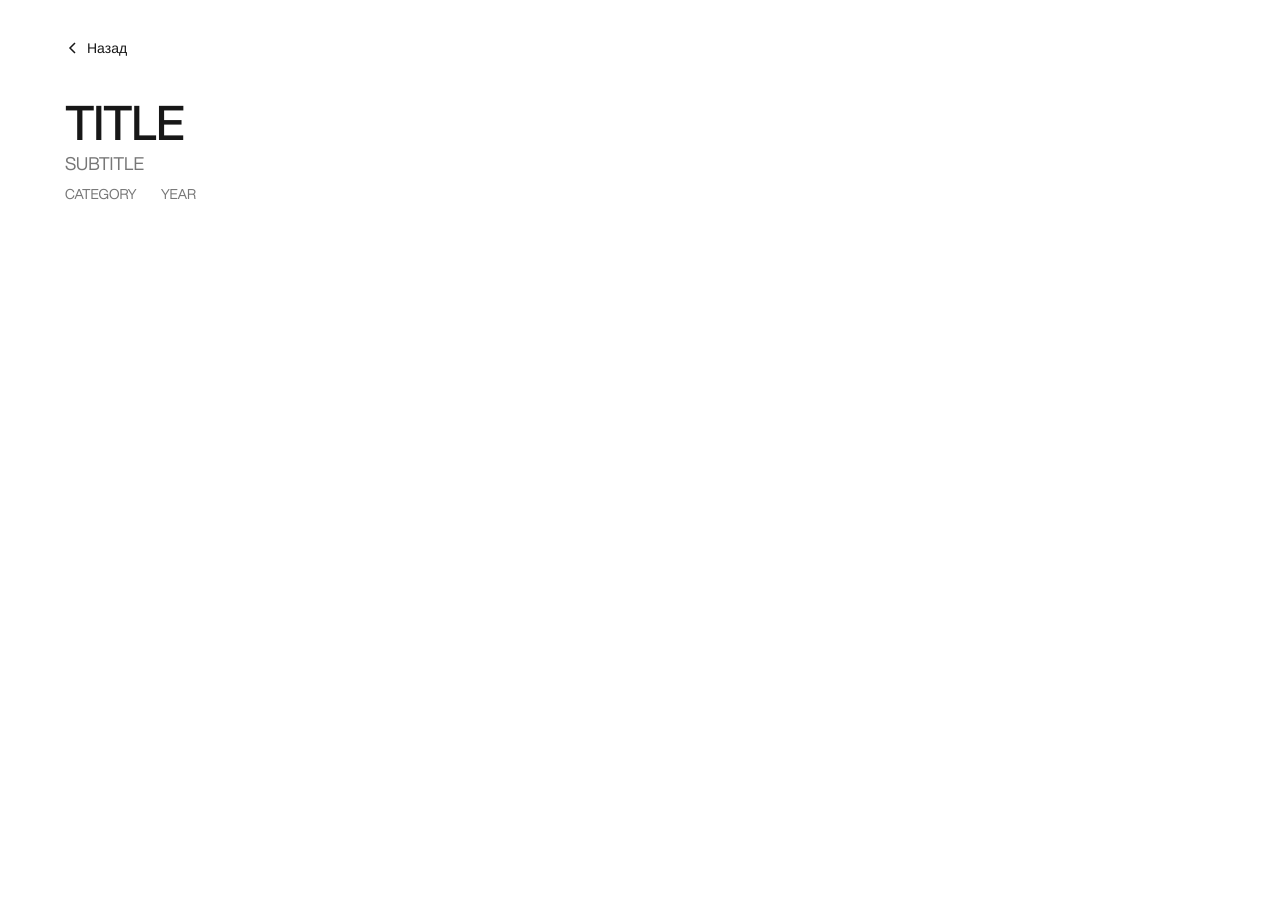
<file: cases/case-template.html>
<!doctype html>
<html lang="ru">
<head>
<meta charset="utf-8" />
<meta name="viewport" content="width=device-width,initial-scale=1" />
<title>TITLE — Кузнецова Анастасия</title>
<link rel="icon" href="/favicon.ico?v=20260502" sizes="any" />
<link rel="icon" href="/favicon.svg?v=20260502" type="image/svg+xml" />
<link rel="icon" href="/favicon-32.png?v=20260502" type="image/png" sizes="32x32" />
<link rel="apple-touch-icon" href="/apple-touch-icon.png?v=20260502" />
<meta name="theme-color" content="#000000" />
<link rel="stylesheet" href="../style.css" />
<style>
  html, body { overflow: auto; height: auto; background: #fff; }
  .case-page { max-width: 1200px; margin: 0 auto; padding: 40px 25px 80px; }
  .case-back { display: inline-flex; align-items: center; gap: 6px; font-size: 14px; font-weight: 500; color: #171717; margin-bottom: 40px; transition: opacity 180ms; }
  .case-back:hover { opacity: 0.5; }
  .case-back svg { width: 16px; height: 16px; }
  .case-header { margin-bottom: 40px; }
  .case-header h1 { font-size: 48px; font-weight: 500; line-height: 1.1; letter-spacing: -0.02em; color: #171717; margin-bottom: 8px; }
  .case-header .case-subtitle { font-size: 18px; color: #777; font-weight: 400; }
  .case-header .case-meta-row { display: flex; gap: 24px; margin-top: 16px; font-size: 14px; color: #777; }
  .case-gallery-full img,
  .case-gallery-full video { width: 100%; border-radius: 4px; margin-bottom: 16px; display: block; }
  .case-body { max-width: 720px; margin-top: 40px; }
  .case-body p { font-size: 18px; line-height: 1.6; color: #171717; margin-bottom: 16px; font-weight: 400; }
  .case-body h2 { font-size: 28px; font-weight: 500; margin: 40px 0 16px; color: #171717; }
</style>
</head>
<body>
  <div class="case-page">
    <a href="../index.html" class="case-back">
      <svg viewBox="0 0 16 16"><path d="M10 3 L5 8 L10 13" fill="none" stroke="currentColor" stroke-width="1.5"/></svg>
      Назад
    </a>
    <div class="case-header">
      <h1>TITLE</h1>
      <p class="case-subtitle">SUBTITLE</p>
      <div class="case-meta-row">
        <span>CATEGORY</span>
        <span>YEAR</span>
      </div>
    </div>
    <div class="case-gallery-full">
      <!-- MEDIA -->
    </div>
    <div class="case-body">
      <!-- DESCRIPTION -->
    </div>
  </div>
</body>
</html>
</file>
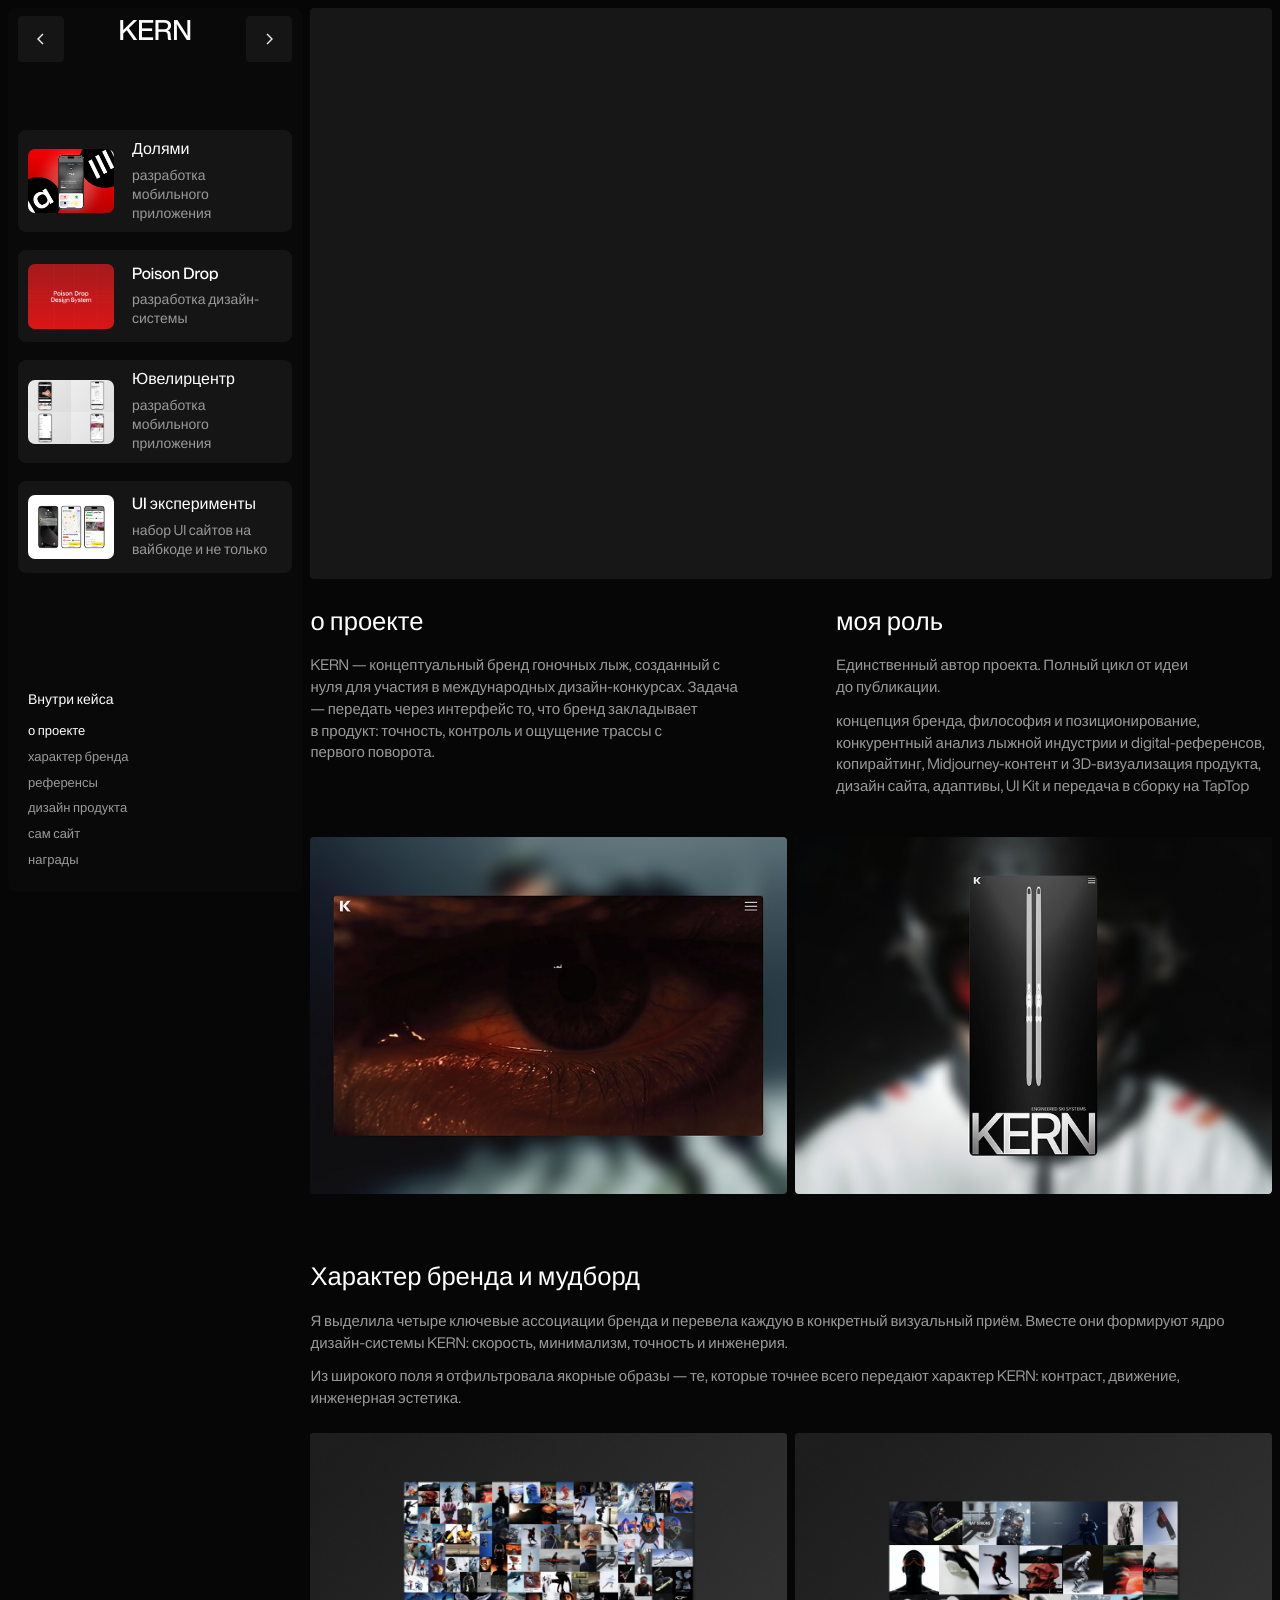
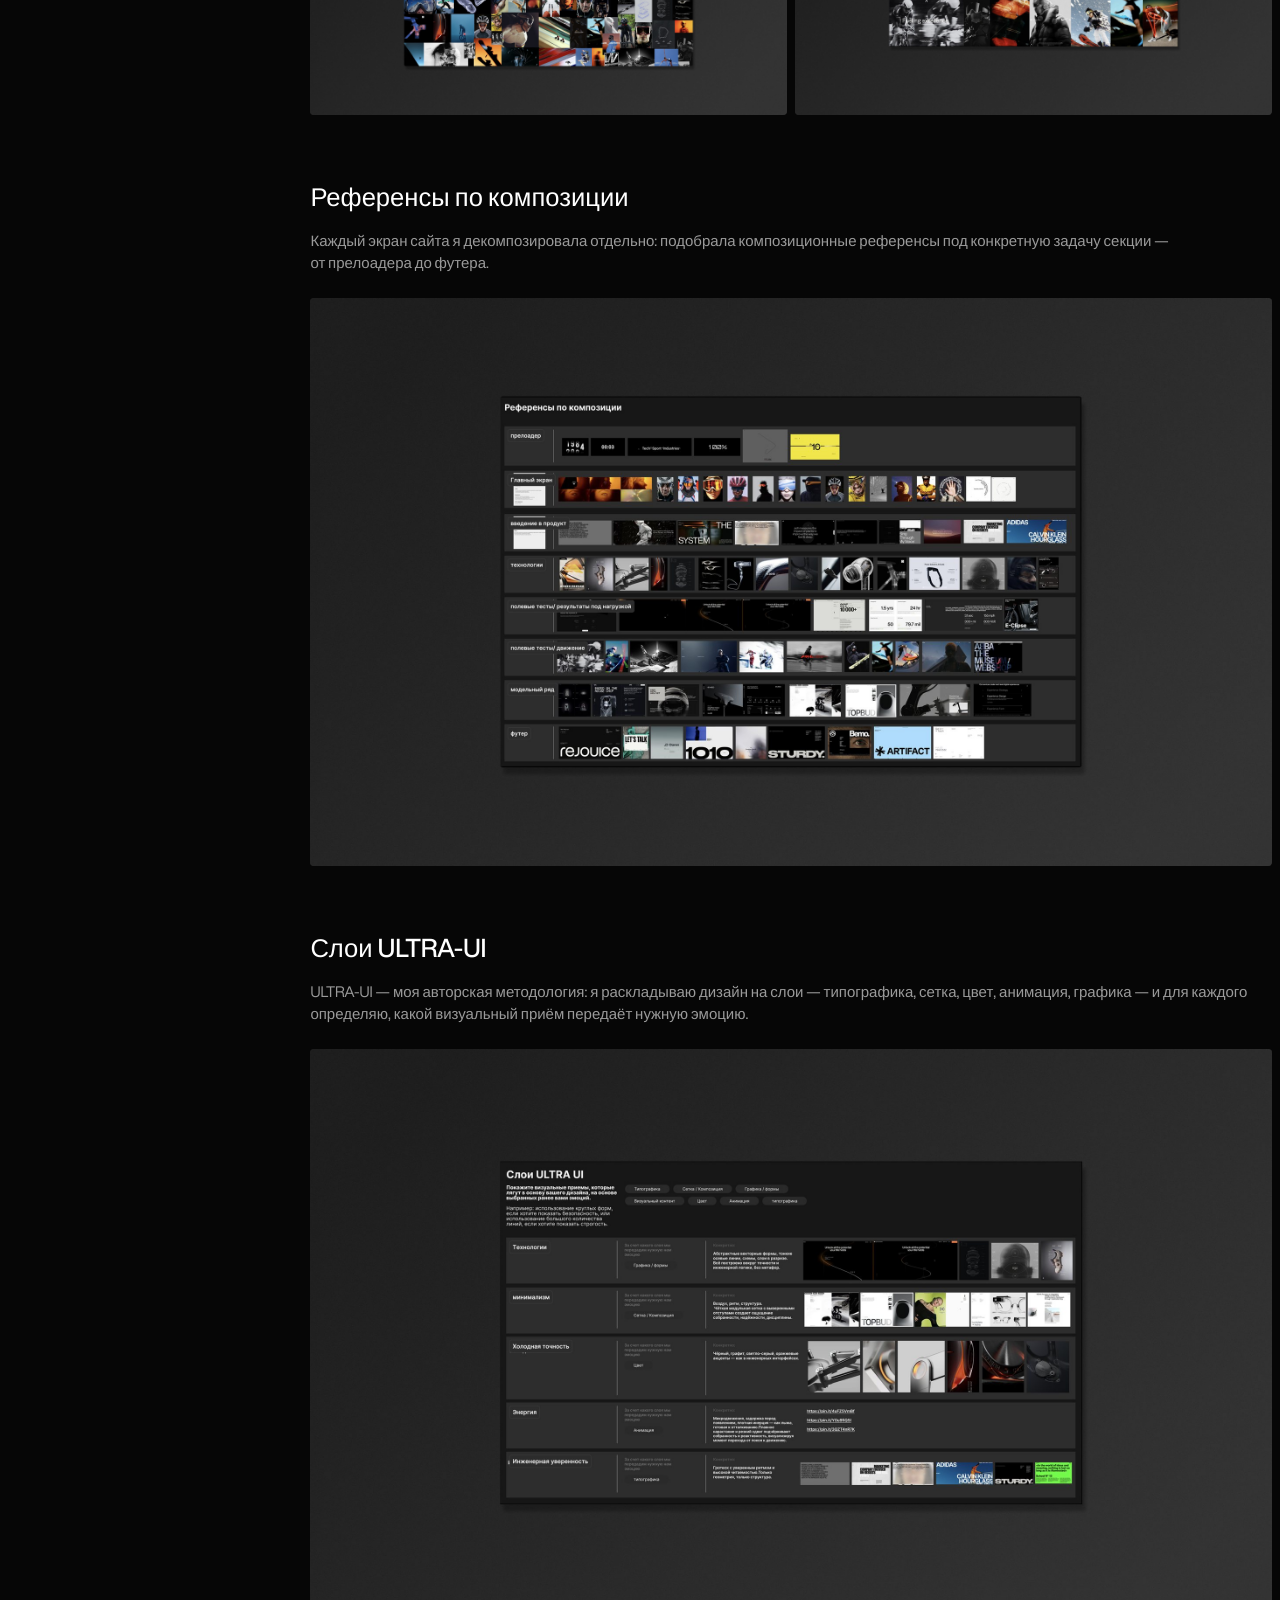
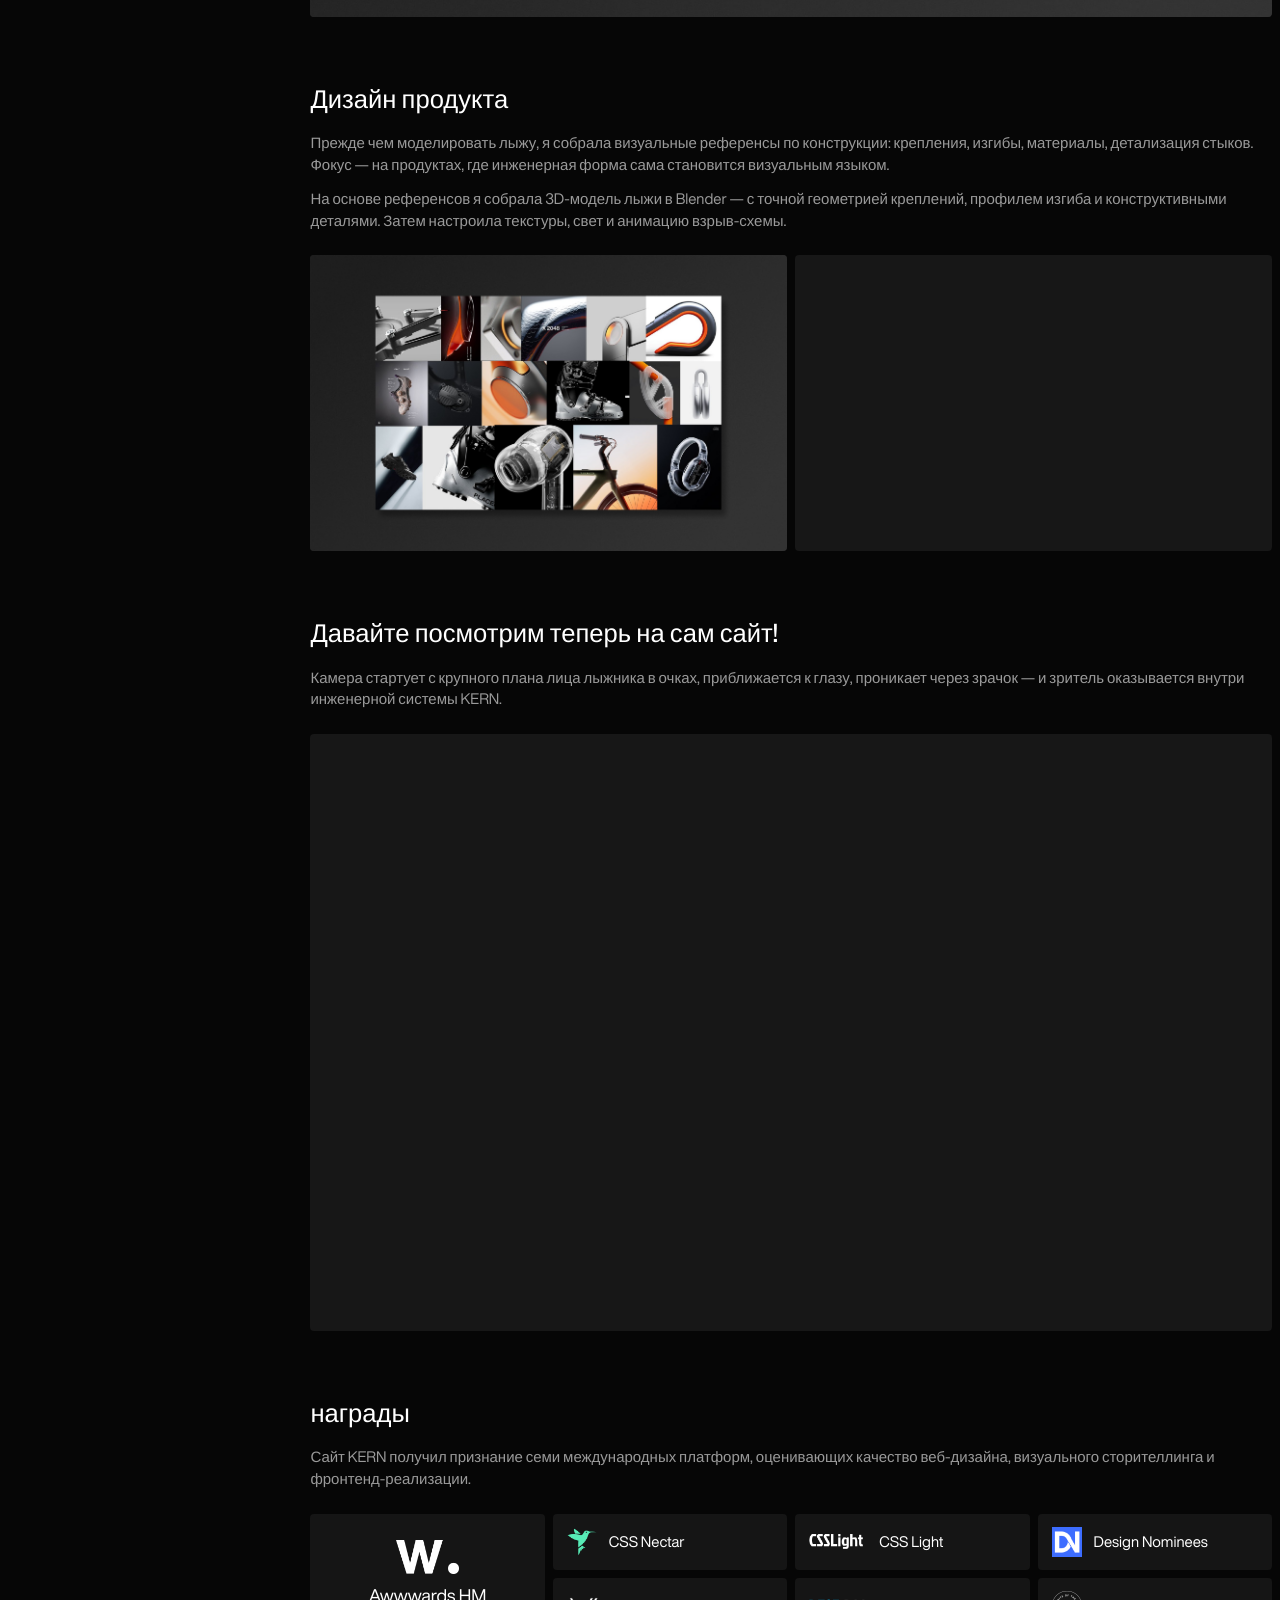
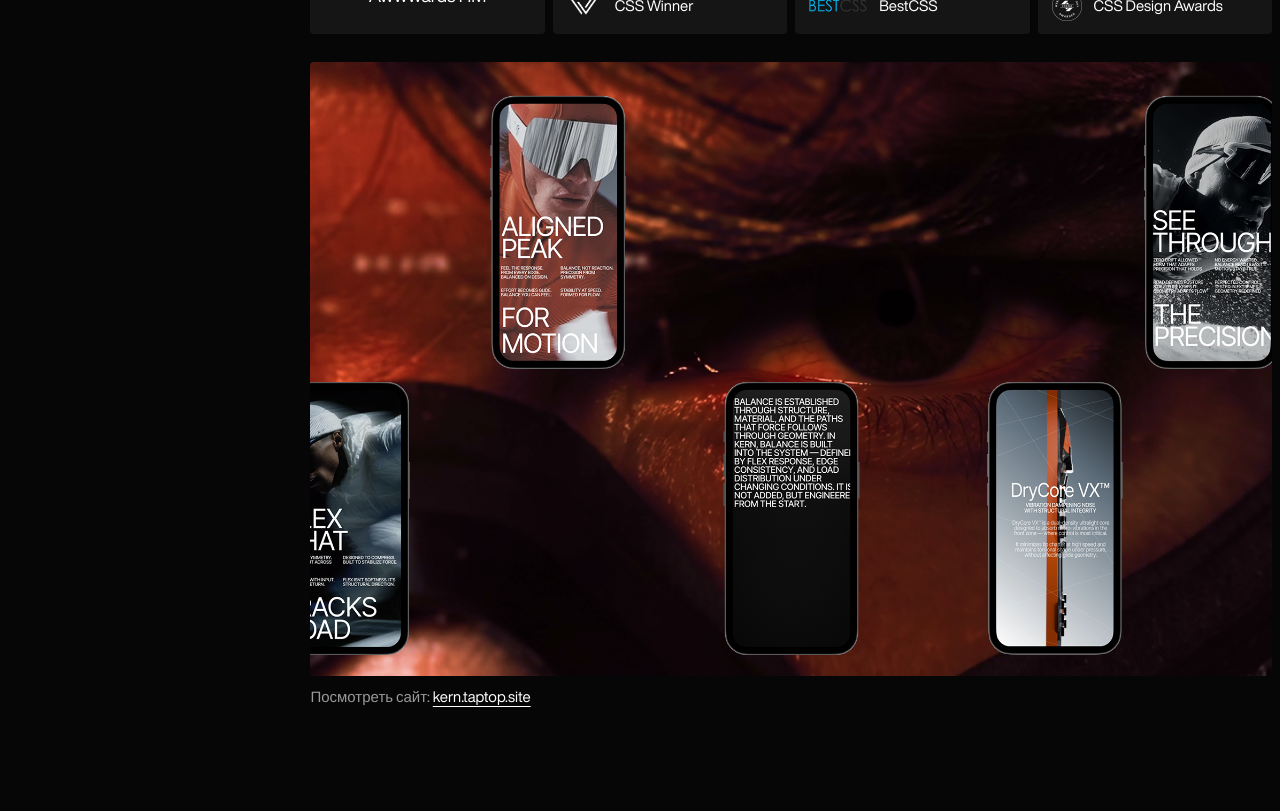
<file: cases/kern.html>
<!doctype html>
<html lang="ru">
<head>
<meta charset="utf-8" />
<meta name="viewport" content="width=device-width,initial-scale=1" />
<title>KERN® — promo site — Кузнецова Анастасия</title>
<link rel="icon" href="/favicon.ico?v=20260502" sizes="any" />
<link rel="icon" href="/favicon.svg?v=20260502" type="image/svg+xml" />
<link rel="icon" href="/favicon-32.png?v=20260502" type="image/png" sizes="32x32" />
<link rel="apple-touch-icon" href="/apple-touch-icon.png?v=20260502" />
<meta name="theme-color" content="#000000" />
<meta name="description" content="Кейс KERN: промосайт, концепция бренда, 3D-модель лыжи, визуальная система, анимации и международные дизайн-награды." />
<link rel="canonical" href="https://morion-design.ru/cases/kern.html" />
<meta property="og:type" content="article" />
<meta property="og:title" content="KERN® — promo site" />
<meta property="og:description" content="Авторский промосайт с 3D-графикой, visual storytelling и наградами Awwwards, CSSDA и других платформ." />
<meta property="og:image" content="https://morion-design.ru/media/kern/kern-case/photo1.jpg" />
<meta name="twitter:card" content="summary_large_image" />
<link rel="preload" as="video" href="../media/kern/kern-case/kern-home-preview.mp4?v=20260505-kern-video-fix" type="video/mp4" />
<link rel="preload" as="image" href="../media/pd-vremnno.jpg?v=20260503-pd-desktop" />
<link rel="stylesheet" href="../style.css?v=20260503-pd-kern" />
<style>
  html,
  body {
    min-height: 100%;
    height: auto;
    overflow: auto;
    background: #060606;
    color: #efefef;
  }

  body {
    --kern-sidebar: clamp(280px, 23vw, 392px);
    --kern-gap: 8px;
    --kern-text: #efefef;
    --kern-muted: #9a9a9a;
    --kern-panel: #151515;
    --kern-panel-soft: #1c1c1c;
    --kern-line: #252525;
  }

  .kern-shell {
    display: grid;
    grid-template-columns: var(--kern-sidebar) minmax(0, 1fr);
    gap: var(--kern-gap);
    min-height: 100vh;
    padding: var(--kern-gap);
    background: #060606;
  }

  .kern-sidebar {
    position: fixed;
    top: var(--kern-gap);
    left: var(--kern-gap);
    z-index: 5;
    width: var(--kern-sidebar);
    height: calc(100svh - var(--kern-gap) * 2);
    min-height: 560px;
    display: flex;
    flex-direction: column;
    overflow: hidden;
    border-radius: 8px;
    background: #090909;
    color: var(--kern-text);
  }

  .kern-sidebar-head {
    display: grid;
    grid-template-columns: 46px 1fr 46px;
    align-items: start;
    gap: 16px;
    padding: 8px 10px 0;
  }

  .kern-title {
    justify-self: center;
    color: #fff;
    font-size: clamp(28px, 2vw, 34px);
    line-height: 1;
    font-weight: 500;
  }

  .kern-icon-link {
    width: 46px;
    height: 46px;
    display: inline-flex;
    align-items: center;
    justify-content: center;
    border-radius: 4px;
    background: var(--kern-panel);
    color: #efefef;
    transition: background 180ms ease, opacity 180ms ease;
  }

  .kern-icon-link:hover {
    background: var(--kern-panel-soft);
    opacity: 0.72;
  }

  .kern-icon-link svg {
    width: 16px;
    height: 16px;
  }

  .related-cases {
    display: flex;
    flex-direction: column;
    gap: 18px;
    padding: 68px 10px 0;
  }

  .related-card {
    min-height: 92px;
    display: grid;
    grid-template-columns: 86px minmax(0, 1fr);
    align-items: center;
    gap: 18px;
    padding: 10px;
    border-radius: 8px;
    background: var(--kern-panel);
    color: var(--kern-text);
    transition: background 180ms ease, transform 180ms ease, opacity 180ms ease;
  }

  .related-card:hover {
    background: #202020;
    transform: translateY(-1px);
  }

  .related-thumb {
    position: relative;
    width: 86px;
    aspect-ratio: 1.34;
    overflow: hidden;
    border-radius: 7px;
    background: #262626;
  }

  .related-thumb img,
  .related-thumb video {
    position: absolute;
    inset: 0;
    width: 100%;
    height: 100%;
    object-fit: cover;
    display: block;
  }

  .related-copy {
    min-width: 0;
  }

  .related-copy strong {
    display: block;
    margin-bottom: 9px;
    color: #fff;
    font-size: 16px;
    line-height: 1.05;
    font-weight: 500;
    white-space: nowrap;
    overflow: hidden;
    text-overflow: ellipsis;
  }

  .related-copy span {
    display: block;
    color: var(--kern-muted);
    font-size: 14px;
    line-height: 1.35;
  }

  .case-section-nav {
    margin-top: auto;
    padding: 28px 20px 22px;
  }

  .case-section-nav p {
    margin-bottom: 14px;
    color: #fff;
    font-size: 14px;
    line-height: 1.2;
  }

  .case-section-nav a {
    display: block;
    width: fit-content;
    color: var(--kern-muted);
    font-size: 13px;
    line-height: 1.45;
    transition: color 180ms ease, opacity 180ms ease;
  }

  .case-section-nav a + a {
    margin-top: 7px;
  }

  .case-section-nav a:hover,
  .case-section-nav a.active {
    color: #fff;
  }

  .kern-content {
    grid-column: 2;
    min-width: 0;
    padding-bottom: 96px;
  }

  .kern-case-flow {
    width: 100%;
    max-width: 1480px;
    margin: 0 auto;
  }

  .kern-media {
    position: relative;
    overflow: hidden;
    border-radius: 4px;
    background: #171717;
  }

  .kern-media img,
  .kern-media video {
    width: 100%;
    height: 100%;
    display: block;
    object-fit: cover;
  }

  .kern-media.is-contain img,
  .kern-media.is-contain video {
    object-fit: contain;
    background: #202020;
  }

  .kern-media.hero {
    aspect-ratio: 1280 / 760;
  }

  .kern-info-grid {
    display: grid;
    grid-template-columns: minmax(0, 1fr) minmax(0, 1fr);
    gap: clamp(28px, 7vw, 116px);
    margin: 28px 0 40px;
  }

  .kern-text-block h2,
  .kern-section h2 {
    margin: 0 0 18px;
    color: #fff;
    font-size: clamp(20px, 2vw, 26px);
    line-height: 1.15;
    font-weight: 500;
  }

  .kern-text-block p,
  .kern-section p {
    color: var(--kern-muted);
    font-size: clamp(15px, 1.15vw, 17px);
    line-height: 1.45;
    font-weight: 400;
    text-wrap: pretty;
  }

  .kern-text-block p + p,
  .kern-section p + p {
    margin-top: 12px;
  }

  .kern-section {
    margin-top: 48px;
  }

  .kern-section.is-spacious {
    margin-top: 68px;
  }

  .kern-section-copy {
    max-width: 1180px;
    margin-bottom: 24px;
  }

  .kern-media-grid {
    display: grid;
    grid-template-columns: repeat(2, minmax(0, 1fr));
    gap: 8px;
  }

  .kern-media-grid + .kern-section-copy,
  .kern-media + .kern-section-copy {
    margin-top: 34px;
  }

  .kern-media-grid .kern-media {
    aspect-ratio: 1.42;
  }

  .design-product-media {
    aspect-ratio: 1977 / 1227;
  }

  .superkern-media {
    aspect-ratio: 3225 / 2001;
  }

  .kern-media-wide {
    aspect-ratio: 2280 / 1456;
  }

  .kern-media-wide.is-short {
    aspect-ratio: 2262 / 572;
  }

  .kern-media-wide.is-video {
    aspect-ratio: 1280 / 758;
  }

  .kern-caption {
    margin-top: 10px;
    color: #777;
    font-size: 13px;
    line-height: 1.35;
  }

  .awards-grid {
    display: grid;
    grid-template-columns: repeat(4, minmax(0, 1fr));
    grid-auto-rows: 56px;
    gap: 8px;
    margin: 24px 0 28px;
  }

  .award-link {
    min-height: 0;
    height: 100%;
    display: flex;
    align-items: center;
    gap: 12px;
    padding: 12px 14px;
    border-radius: 4px;
    background: var(--kern-panel);
    color: #fff;
    font-size: 15px;
    line-height: 1.15;
    transition: background 180ms ease, opacity 180ms ease;
  }

  .award-link.is-tall {
    grid-column: auto;
    grid-row: span 2;
    flex-direction: column;
    justify-content: center;
    text-align: center;
    font-size: 18px;
  }

  .award-logo {
    flex: 0 0 auto;
    width: 46px;
    height: 26px;
    display: inline-flex;
    align-items: center;
    justify-content: center;
  }

  .award-logo img {
    display: block;
    width: auto;
    height: auto;
    max-width: 100%;
    max-height: 100%;
    object-fit: contain;
  }

  .award-logo.is-invert img {
    filter: brightness(0) invert(1);
  }

  .award-logo-awwwards {
    width: 92px;
    height: 34px;
  }

  .award-logo-nectar {
    width: 30px;
    height: 30px;
  }

  .award-logo-light {
    width: 58px;
  }

  .award-logo-winner {
    width: 36px;
    height: 28px;
  }

  .award-logo-best {
    width: 58px;
  }

  .award-logo-cssda,
  .award-logo-design {
    width: 30px;
    height: 30px;
  }

  .award-name {
    min-width: 0;
  }

  .award-link:hover {
    background: #202020;
    opacity: 0.82;
  }

  .site-link {
    color: #fff;
    text-decoration: underline;
    text-decoration-thickness: 1px;
    text-underline-offset: 4px;
  }

  @media (max-width: 1040px) {
    body {
      --kern-sidebar: 260px;
    }

    .related-cases {
      gap: 10px;
      padding-top: 42px;
    }

    .related-card {
      grid-template-columns: 72px minmax(0, 1fr);
      gap: 12px;
      min-height: 78px;
    }

    .related-thumb {
      width: 72px;
    }

    .related-copy strong {
      font-size: 14px;
      margin-bottom: 6px;
    }

    .related-copy span {
      font-size: 12px;
    }

    .awards-grid {
      grid-template-columns: repeat(2, minmax(0, 1fr));
    }
  }

  @media (max-width: 780px) {
    .kern-shell {
      display: block;
      padding: 8px;
    }

    .kern-sidebar {
      position: relative;
      left: auto;
      top: auto;
      width: auto;
      height: auto;
      min-height: 0;
      margin-bottom: 8px;
    }

    .kern-sidebar-head {
      grid-template-columns: 42px 1fr 42px;
      gap: 10px;
      padding: 8px;
    }

    .kern-icon-link {
      width: 42px;
      height: 42px;
    }

    .related-cases {
      display: grid;
      grid-template-columns: repeat(2, minmax(0, 1fr));
      gap: 8px;
      padding: 12px 8px 8px;
    }

    .related-card {
      grid-template-columns: 56px minmax(0, 1fr);
      min-height: 76px;
      padding: 8px;
    }

    .related-thumb {
      width: 56px;
    }

    .case-section-nav {
      display: none;
    }

    .kern-content {
      padding-bottom: 64px;
    }

    .kern-info-grid,
    .kern-media-grid {
      grid-template-columns: 1fr;
    }

    .kern-info-grid {
      gap: 28px;
      margin: 24px 0 34px;
    }

    .kern-section {
      margin-top: 38px;
    }

    .kern-section.is-spacious {
      margin-top: 50px;
    }

    .kern-media-grid .kern-media,
    .kern-media.hero,
    .kern-media-wide,
    .kern-media-wide.is-short,
    .kern-media-wide.is-video {
      aspect-ratio: 1.42;
    }

    .award-link.is-tall {
      flex-direction: row;
      justify-content: flex-start;
      text-align: left;
      font-size: 15px;
      grid-row: auto;
      min-height: 56px;
    }
  }

  @media (max-width: 520px) {
    .related-cases {
      grid-template-columns: 1fr;
    }

    .related-card {
      grid-template-columns: 76px minmax(0, 1fr);
    }

    .related-thumb {
      width: 76px;
    }

    .kern-text-block h2,
    .kern-section h2 {
      font-size: 20px;
    }

    .awards-grid {
      grid-template-columns: 1fr;
    }

    .award-link.is-tall {
      grid-column: auto;
      grid-row: auto;
      min-height: 56px;
    }
  }

  .kern-media-grid .superkern-media,
  .kern-media-wide.superkern-media {
    aspect-ratio: 22 / 13;
  }

  .kern-media-grid .design-product-media {
    aspect-ratio: 1977 / 1227;
  }

  #product .kern-media-grid .kern-media {
    aspect-ratio: 1977 / 1227;
  }

  #site-preview .kern-media-wide {
    aspect-ratio: 2560 / 1588;
  }

  .kern-media-grid .case-preview-media {
    aspect-ratio: 4 / 3;
  }

  @media (min-width: 781px) {
    .awards-grid {
      grid-template-columns: repeat(4, minmax(0, 1fr));
    }

    .award-link.is-tall {
      grid-column: auto;
      grid-row: span 2;
    }
  }
</style>
</head>
<body>
  <div class="kern-shell">
    <aside class="kern-sidebar" aria-label="Навигация по кейсу">
      <header class="kern-sidebar-head">
        <a class="kern-icon-link" href="../index.html" data-transition aria-label="Назад на главную">
          <svg viewBox="0 0 16 16" aria-hidden="true"><path d="M10 3 L5 8 L10 13" fill="none" stroke="currentColor" stroke-width="1.4"/></svg>
        </a>
        <h1 class="kern-title">KERN</h1>
        <a class="kern-icon-link" href="dolyami.html" data-transition aria-label="Следующий кейс">
          <svg viewBox="0 0 16 16" aria-hidden="true"><path d="M6 3 L11 8 L6 13" fill="none" stroke="currentColor" stroke-width="1.4"/></svg>
        </a>
      </header>

      <nav class="related-cases" aria-label="Другие кейсы">
        <a class="related-card" href="dolyami.html" data-transition>
          <span class="related-thumb"><img src="../media/case5-new.png" alt="" loading="lazy"></span>
          <span class="related-copy">
            <strong>Долями</strong>
            <span>разработка мобильного приложения</span>
          </span>
        </a>
        <a class="related-card" href="../index.html" data-transition>
          <span class="related-thumb"><img src="../media/pd-vremnno.jpg?v=20260503-pd-desktop" alt="" loading="lazy"></span>
          <span class="related-copy">
            <strong>Poison Drop</strong>
            <span>разработка дизайн-системы</span>
          </span>
        </a>
        <a class="related-card" href="uvc.html" data-transition>
          <span class="related-thumb"><img src="../media/uvc-test-screen.jpg?v=20260502-fast" alt="" loading="lazy"></span>
          <span class="related-copy">
            <strong>Ювелирцентр</strong>
            <span>разработка мобильного приложения</span>
          </span>
        </a>
        <a class="related-card" href="../index.html" data-transition>
          <span class="related-thumb"><img src="../media/yandex-case/1.png" alt="" loading="lazy"></span>
          <span class="related-copy">
            <strong>UI эксперименты</strong>
            <span>набор UI сайтов на вайбкоде и не только</span>
          </span>
        </a>
      </nav>

      <nav class="case-section-nav" aria-label="Разделы кейса">
        <p>Внутри кейса</p>
        <a href="#about">о проекте</a>
        <a href="#brand">характер бренда</a>
        <a href="#references">референсы</a>
        <a href="#product">дизайн продукта</a>
        <a href="#site-preview">сам сайт</a>
        <a href="#awards">награды</a>
      </nav>
    </aside>

    <main class="kern-content">
      <div class="kern-case-flow">
        <figure class="kern-media hero">
          <video preload="auto" src="../media/kern/kern-case/kern-home-preview.mp4?v=20260505-kern-video-fix" autoplay data-autoplay="true" muted loop playsinline></video>
        </figure>

        <section class="kern-info-grid" id="about">
          <div class="kern-text-block">
            <h2>о проекте</h2>
            <p>KERN — концептуальный бренд гоночных лыж, созданный с нуля для участия в международных дизайн-конкурсах. Задача — передать через интерфейс то, что бренд закладывает в продукт: точность, контроль и ощущение трассы с первого поворота.</p>
          </div>
          <div class="kern-text-block">
            <h2>моя роль</h2>
            <p>Единственный автор проекта. Полный цикл от идеи до публикации.</p>
            <p>концепция бренда, философия и позиционирование, конкурентный анализ лыжной индустрии и digital-референсов, копирайтинг, Midjourney-контент и 3D-визуализация продукта, дизайн сайта, адаптивы, UI Kit и передача в сборку на TapTop</p>
          </div>
        </section>

        <div class="kern-media-grid" aria-label="Первые экраны KERN">
          <figure class="kern-media case-preview-media is-contain">
            <img src="../media/kern/kern-case/preview-1-superkern.jpg?v=20260503-preview" alt="KERN preview 1" loading="eager" decoding="async">
          </figure>
          <figure class="kern-media case-preview-media is-contain">
            <img src="../media/kern/kern-case/preview-2-superkern.jpg?v=20260503-preview" alt="KERN preview 2" loading="eager" decoding="async">
          </figure>
        </div>

        <section class="kern-section is-spacious" id="brand">
          <div class="kern-section-copy">
            <h2>Характер бренда и мудборд</h2>
            <p>Я выделила четыре ключевые ассоциации бренда и перевела каждую в конкретный визуальный приём. Вместе они формируют ядро дизайн-системы KERN: скорость, минимализм, точность и инженерия.</p>
            <p>Из широкого поля я отфильтровала якорные образы — те, которые точнее всего передают характер KERN: контраст, движение, инженерная эстетика.</p>
          </div>
          <div class="kern-media-grid brand-moodboards">
            <figure class="kern-media superkern-media is-contain">
              <img loading="lazy" src="../media/kern/kern-case/moodboard-superkern.jpg?v=20260503-superkern-clean" alt="Moodboard KERN">
            </figure>
            <figure class="kern-media superkern-media is-contain">
              <img loading="lazy" src="../media/kern/kern-case/priority-moodboard-superkern.jpg?v=20260503-superkern-clean" alt="Priority moodboard KERN">
            </figure>
          </div>
        </section>

        <section class="kern-section is-spacious" id="references">
          <div class="kern-section-copy">
            <h2>Референсы по композиции</h2>
            <p>Каждый экран сайта я декомпозировала отдельно: подобрала композиционные референсы под&nbsp;конкретную задачу секции — от&nbsp;прелоадера до&nbsp;футера.</p>
          </div>
          <figure class="kern-media kern-media-wide superkern-media is-contain">
            <img loading="lazy" src="../media/kern/kern-case/reference-composition-superkern.jpg?v=20260503-superkern-clean" alt="Композиционные референсы для экранов KERN">
          </figure>
        </section>

        <section class="kern-section is-spacious">
          <div class="kern-section-copy">
            <h2>Слои ULTRA-UI</h2>
            <p>ULTRA-UI — моя авторская методология: я раскладываю дизайн на слои — типографика, сетка, цвет, анимация, графика — и для каждого определяю, какой визуальный приём передаёт нужную эмоцию.</p>
          </div>
          <figure class="kern-media kern-media-wide superkern-media is-contain">
            <img loading="lazy" src="../media/kern/kern-case/ultra-ui-superkern.jpg?v=20260503-superkern-clean" alt="Слои ULTRA-UI для KERN">
          </figure>
        </section>

        <section class="kern-section is-spacious" id="product">
          <div class="kern-section-copy">
            <h2>Дизайн продукта</h2>
            <p>Прежде чем моделировать лыжу, я собрала визуальные референсы по конструкции: крепления, изгибы, материалы, детализация стыков. Фокус — на продуктах, где инженерная форма сама становится визуальным языком.</p>
            <p>На основе референсов я собрала 3D-модель лыжи в Blender — с точной геометрией креплений, профилем изгиба и конструктивными деталями. Затем настроила текстуры, свет и анимацию взрыв-схемы.</p>
          </div>
          <div class="kern-media-grid">
            <figure class="kern-media design-product-media is-contain">
              <img loading="lazy" src="../media/kern/kern-case/design-to-product2-superkern.jpg?v=20260503-design-product2" alt="Design to product">
            </figure>
            <figure class="kern-media is-video">
              <video preload="metadata" src="../media/kern/kern-case/design3-lite.mp4?v=20260503-kern" data-autoplay="true" muted loop playsinline></video>
            </figure>
          </div>
        </section>

        <section class="kern-section is-spacious" id="site-preview">
          <div class="kern-section-copy">
            <h2>Давайте посмотрим теперь на сам сайт!</h2>
            <p>Камера стартует с крупного плана лица лыжника в очках, приближается к глазу, проникает через зрачок — и зритель оказывается внутри инженерной системы KERN.</p>
          </div>
          <figure class="kern-media kern-media-wide is-video">
            <video preload="metadata" src="../media/kern/kern-case/final-video-hq.mp4?v=20260503-final-video-hq" data-autoplay="true" muted loop playsinline></video>
          </figure>
        </section>

        <section class="kern-section is-spacious" id="awards">
          <div class="kern-section-copy">
            <h2>награды</h2>
            <p>Сайт KERN получил признание семи международных платформ, оценивающих качество веб-дизайна, визуального сторителлинга и фронтенд-реализации.</p>
          </div>
          <div class="awards-grid">
            <a class="award-link is-tall" href="https://www.awwwards.com/sites/kern" target="_blank" rel="noopener noreferrer"><span class="award-logo award-logo-awwwards is-invert" aria-hidden="true"><img src="../media/kern/kern-case/award-logos/awwwards.png?v=20260503-award-logos" alt="" loading="lazy" decoding="async"></span><span class="award-name">Awwwards HM</span></a>
            <a class="award-link" href="https://www.cssnectar.com/" target="_blank" rel="noopener noreferrer"><span class="award-logo award-logo-nectar" aria-hidden="true"><img src="../media/kern/kern-case/award-logos/cssnectar.png?v=20260503-award-logos" alt="" loading="lazy" decoding="async"></span><span class="award-name">CSS Nectar</span></a>
            <a class="award-link" href="https://www.csslight.com/" target="_blank" rel="noopener noreferrer"><span class="award-logo award-logo-light" aria-hidden="true"><img src="../media/kern/kern-case/award-logos/csslight.png?v=20260503-award-logos" alt="" loading="lazy" decoding="async"></span><span class="award-name">CSS Light</span></a>
            <a class="award-link" href="https://www.designnominees.com/" target="_blank" rel="noopener noreferrer"><span class="award-logo award-logo-design" aria-hidden="true"><img src="../media/kern/kern-case/award-logos/designnominees.png?v=20260503-award-logos" alt="" loading="lazy" decoding="async"></span><span class="award-name">Design Nominees</span></a>
            <a class="award-link" href="https://www.csswinner.com/" target="_blank" rel="noopener noreferrer"><span class="award-logo award-logo-winner is-invert" aria-hidden="true"><img src="../media/kern/kern-case/award-logos/csswinner.png?v=20260503-award-logos" alt="" loading="lazy" decoding="async"></span><span class="award-name">CSS Winner</span></a>
            <a class="award-link" href="https://www.bestcss.in/" target="_blank" rel="noopener noreferrer"><span class="award-logo award-logo-best" aria-hidden="true"><img src="../media/kern/kern-case/award-logos/bestcss.png?v=20260503-award-logos" alt="" loading="lazy" decoding="async"></span><span class="award-name">BestCSS</span></a>
            <a class="award-link" href="https://www.cssdesignawards.com/" target="_blank" rel="noopener noreferrer"><span class="award-logo award-logo-cssda is-invert" aria-hidden="true"><img src="../media/kern/kern-case/award-logos/cssda.png?v=20260503-award-logos" alt="" loading="lazy" decoding="async"></span><span class="award-name">CSS Design Awards</span></a>
          </div>
          <figure class="kern-media kern-media-wide">
            <img loading="lazy" src="../media/kern/kern-case/last.png" alt="Финальный экран сайта KERN">
          </figure>
          <p class="kern-caption">Посмотреть сайт: <a class="site-link" href="https://kern.taptop.site" target="_blank" rel="noopener noreferrer">kern.taptop.site</a></p>
        </section>
      </div>
    </main>
  </div>

<script>
const shell = document.querySelector('.kern-shell');
const caseVideos = Array.from(document.querySelectorAll('.kern-media video'));

function playCaseVideo(video) {
  if (video.dataset.loadRequested !== 'true' && video.readyState < HTMLMediaElement.HAVE_CURRENT_DATA) {
    video.dataset.loadRequested = 'true';
    if (video.preload === 'none') video.preload = 'metadata';
    video.load();
  }
  video.play().catch(() => {});
}

function pauseCaseVideo(video) {
  if (!video.paused) video.pause();
}

if ('IntersectionObserver' in window) {
  const videoObserver = new IntersectionObserver((entries) => {
    entries.forEach((entry) => {
      const video = entry.target;
      const shouldAutoplay = video.autoplay || video.dataset.autoplay === 'true';
      if (entry.isIntersecting && shouldAutoplay && !document.hidden) playCaseVideo(video);
      else pauseCaseVideo(video);
    });
  }, { rootMargin: '220px 0px', threshold: 0.05 });
  caseVideos.forEach((video) => videoObserver.observe(video));
} else {
  caseVideos.forEach((video) => playCaseVideo(video));
}

document.addEventListener('visibilitychange', () => {
  if (document.hidden) {
    caseVideos.forEach((video) => pauseCaseVideo(video));
  } else {
    caseVideos.forEach((video) => {
      const rect = video.getBoundingClientRect();
      const shouldAutoplay = video.autoplay || video.dataset.autoplay === 'true';
      if (shouldAutoplay && rect.bottom > -220 && rect.top < window.innerHeight + 220) playCaseVideo(video);
    });
  }
});

const sectionLinks = Array.from(document.querySelectorAll('.case-section-nav a'));
const sections = sectionLinks
  .map((link) => document.querySelector(link.getAttribute('href')))
  .filter(Boolean);

function updateActiveSection() {
  if (!sectionLinks.length) return;
  let activeId = sections[0]?.id || '';
  const offset = window.innerHeight * 0.35;
  sections.forEach((section) => {
    if (section.getBoundingClientRect().top <= offset) activeId = section.id;
  });
  sectionLinks.forEach((link) => {
    link.classList.toggle('active', link.getAttribute('href') === `#${activeId}`);
  });
}

updateActiveSection();
window.addEventListener('scroll', updateActiveSection, { passive: true });

document.querySelectorAll('[data-transition]').forEach((link) => {
  link.addEventListener('click', (event) => {
    const href = link.getAttribute('href');
    if (!href || href.startsWith('#') || event.metaKey || event.ctrlKey || event.shiftKey || event.altKey) return;
    event.preventDefault();
    shell.style.transition = 'opacity 0.75s cubic-bezier(0.4, 0, 0.2, 1), transform 0.75s cubic-bezier(0.4, 0, 0.2, 1)';
    shell.style.opacity = '0';
    shell.style.transform = 'scale(0.985)';
    setTimeout(() => { window.location.href = href; }, 620);
  });
});
</script>
</body>
</html>
</file>
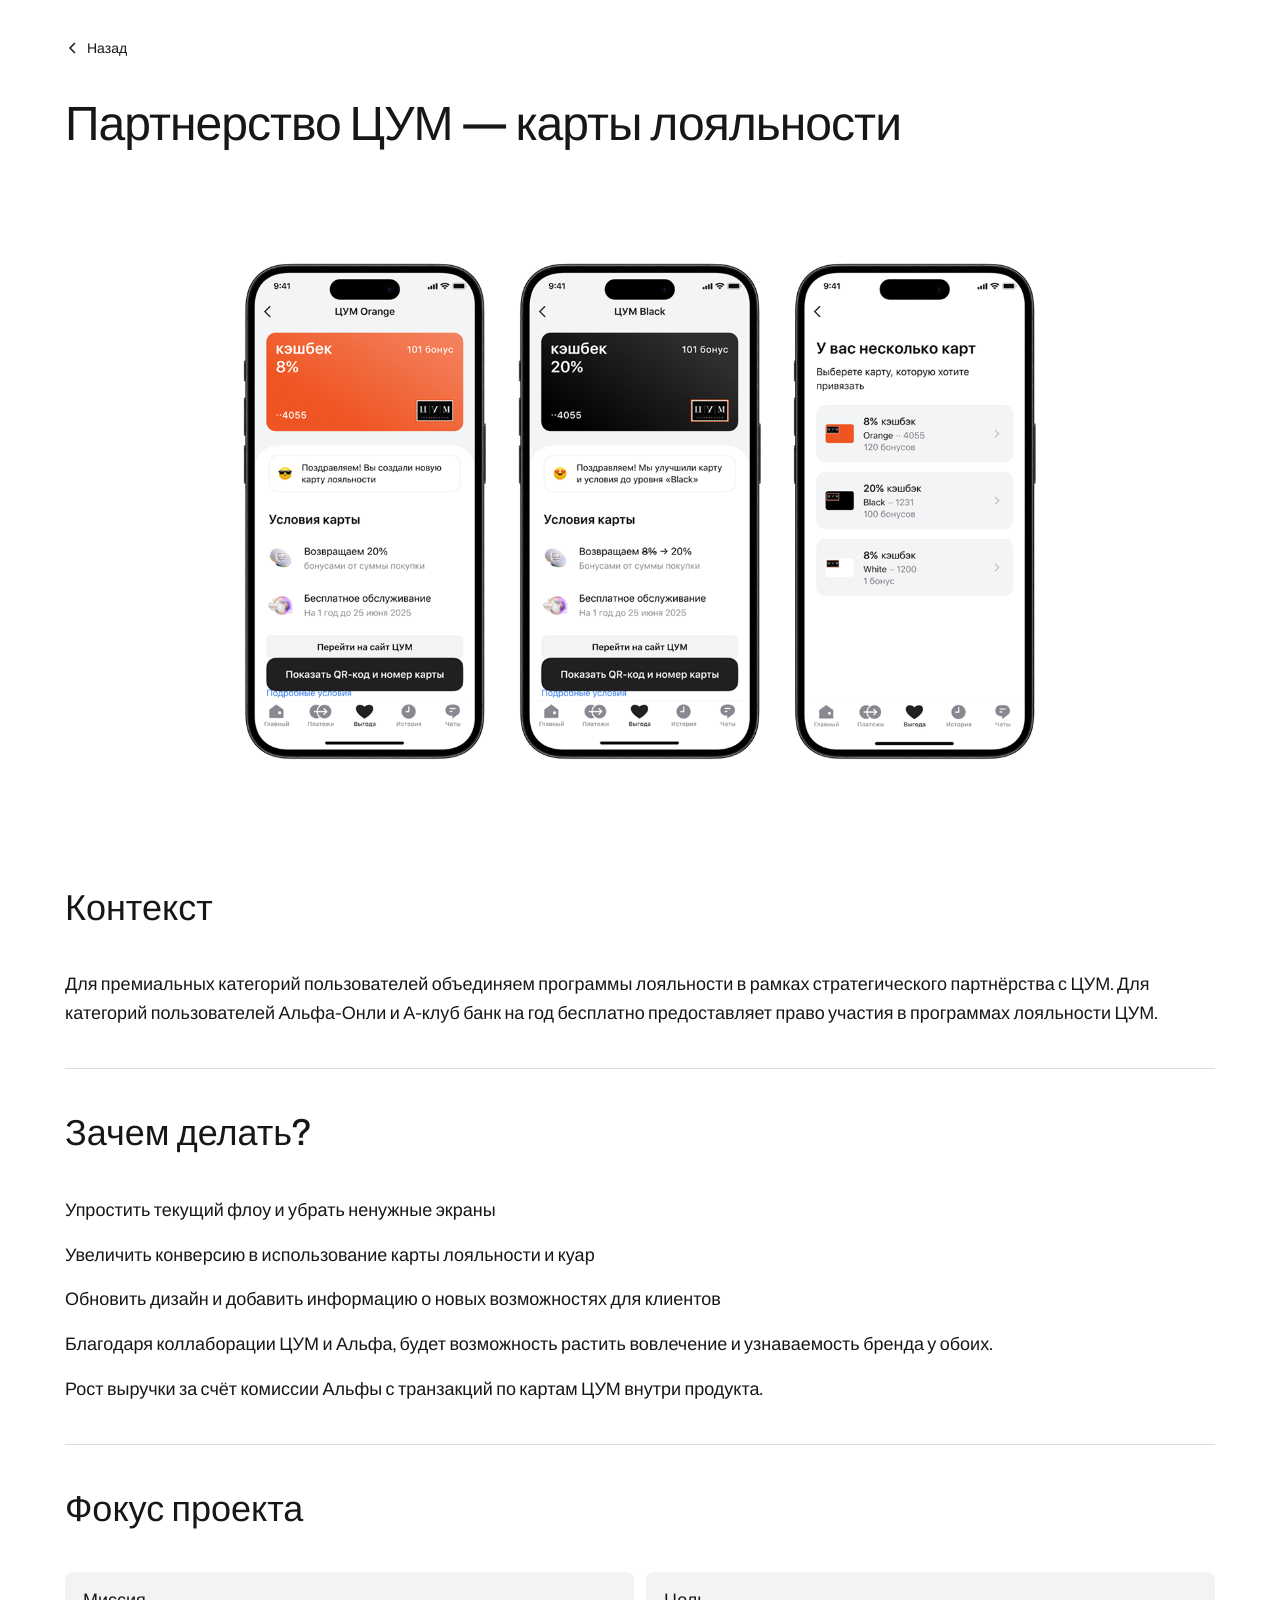
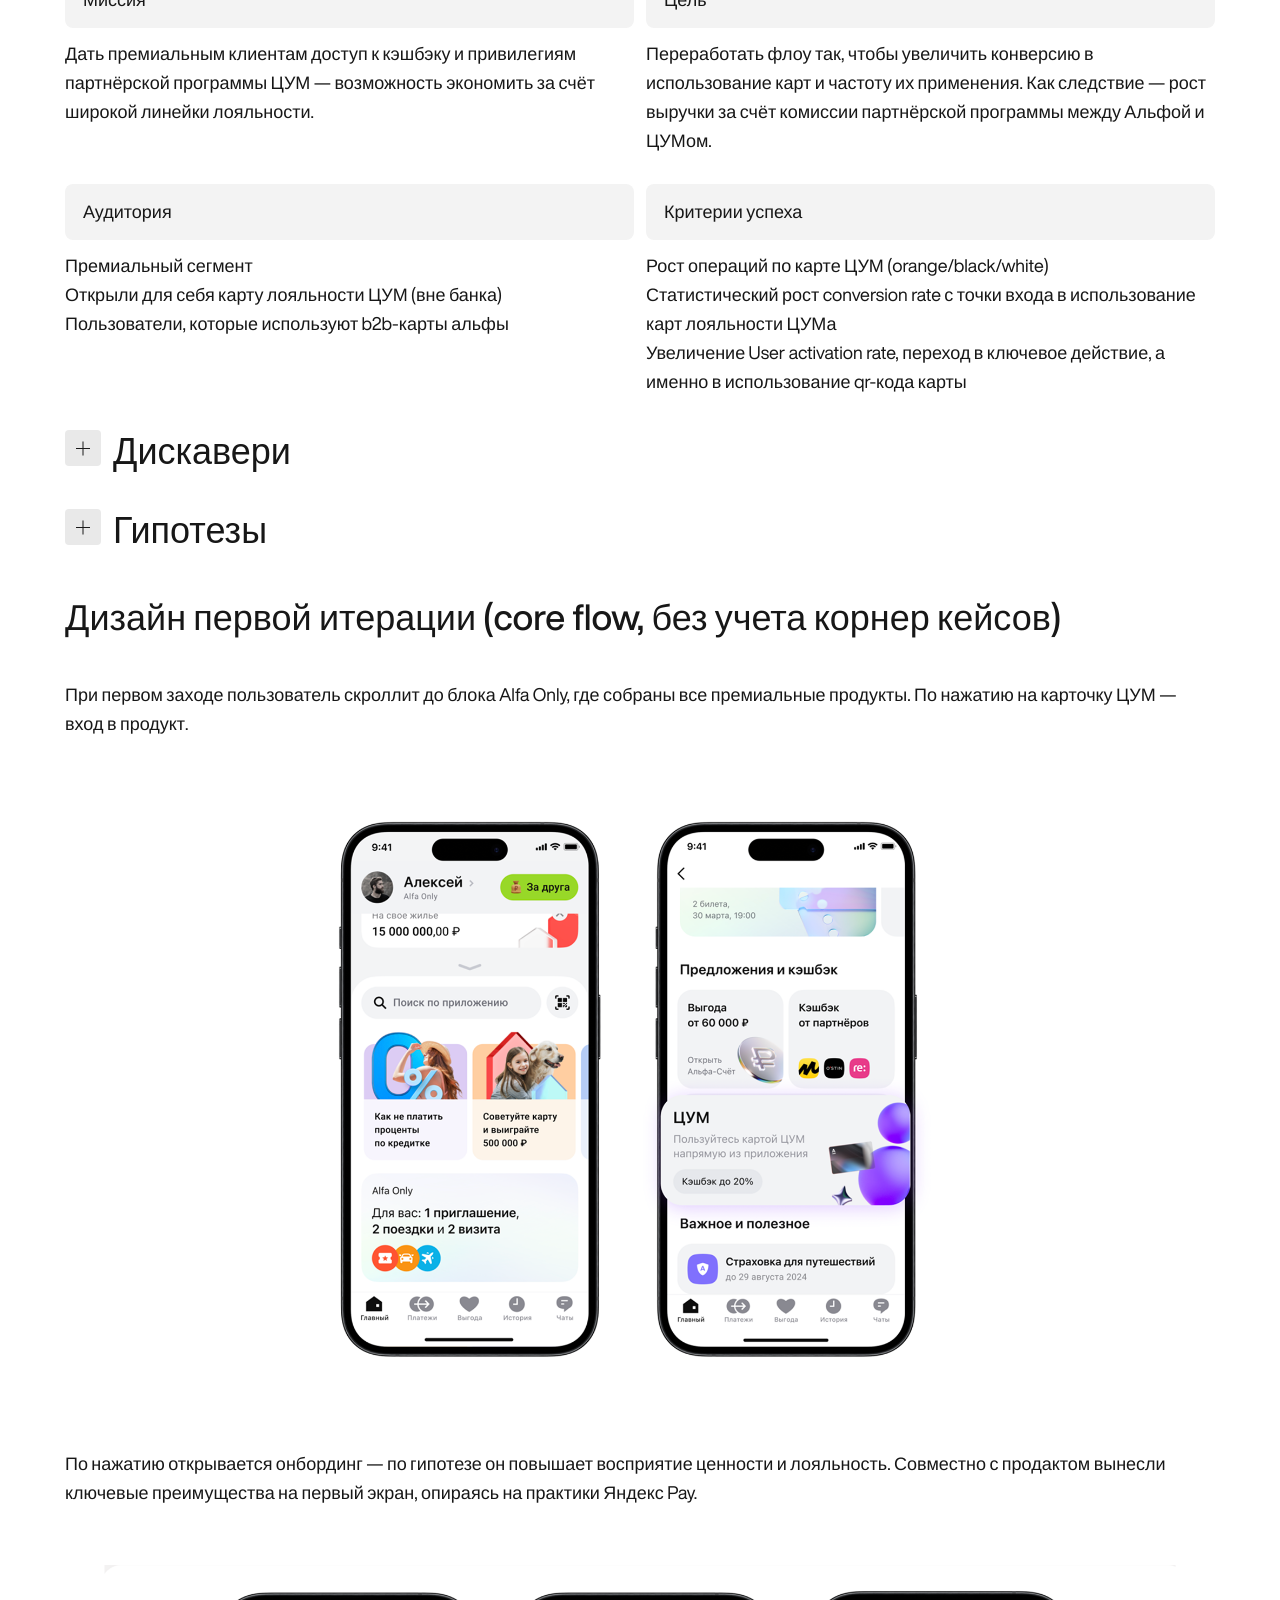
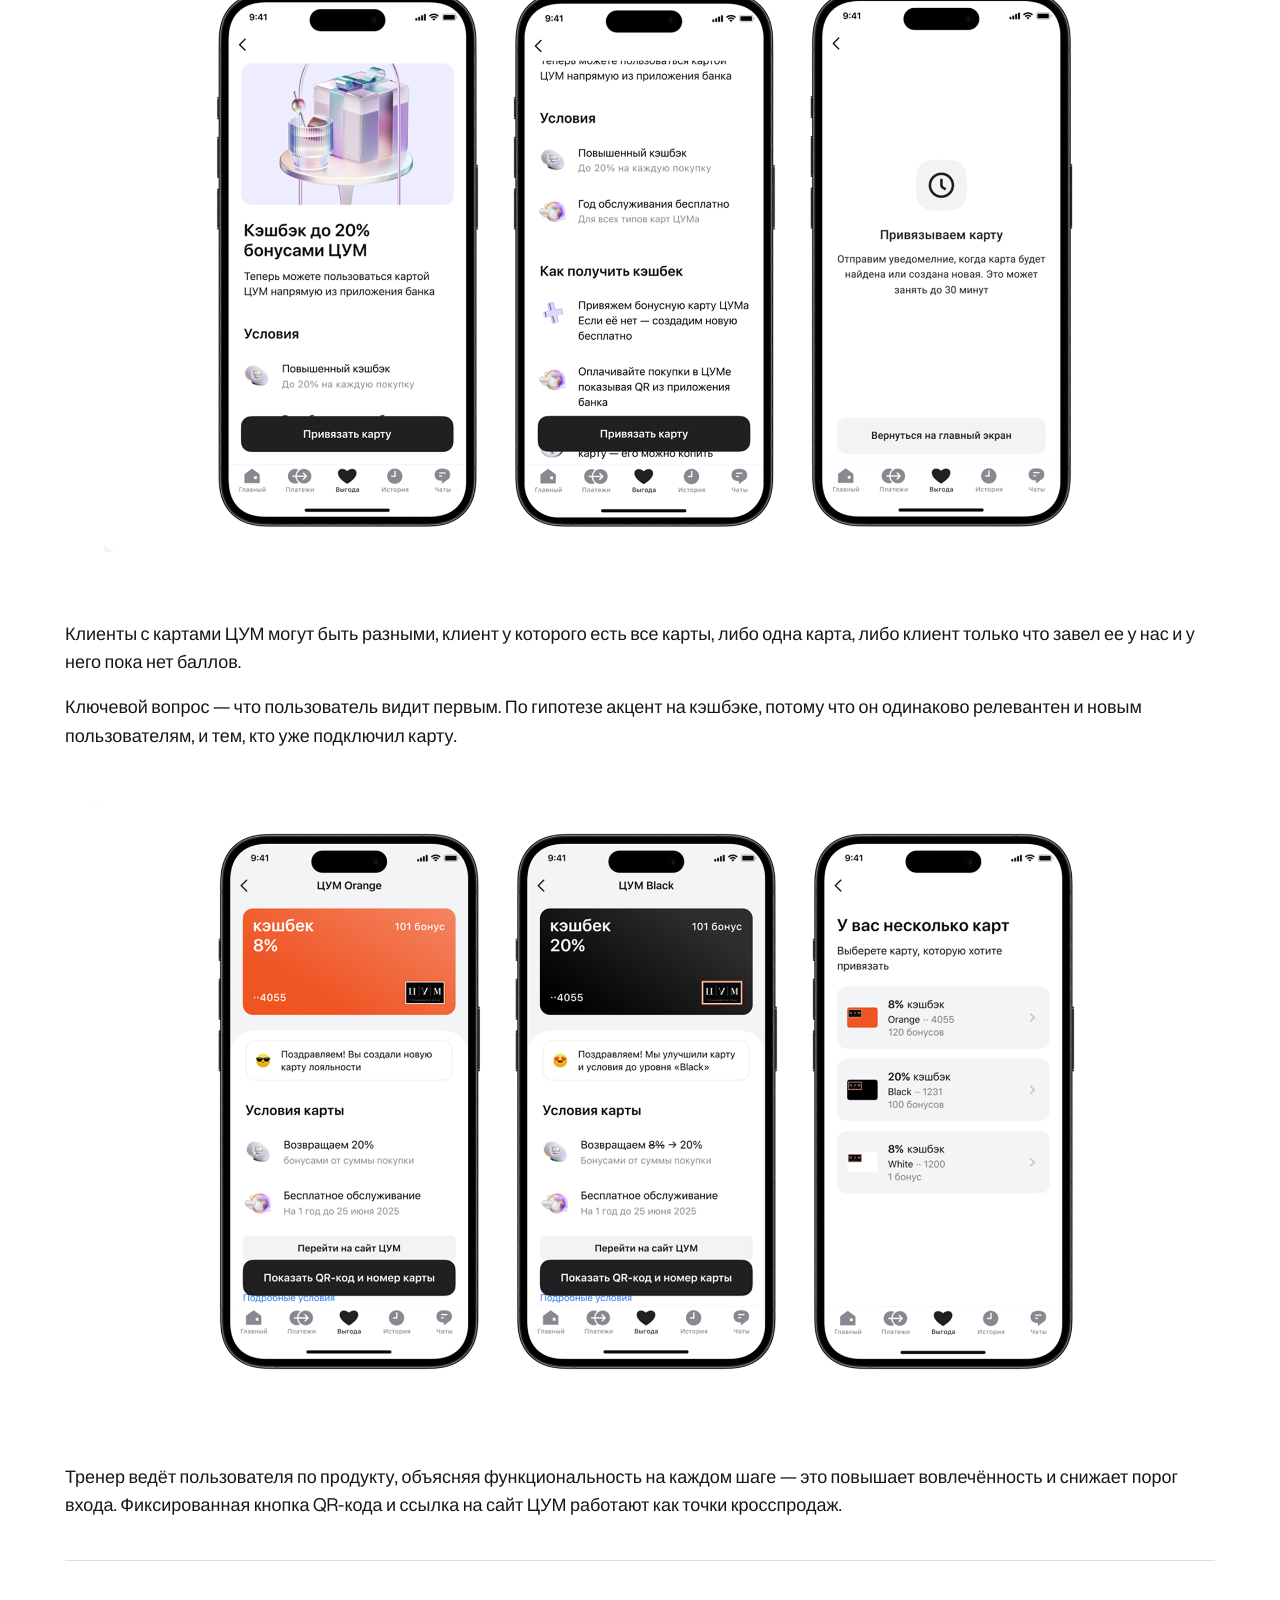
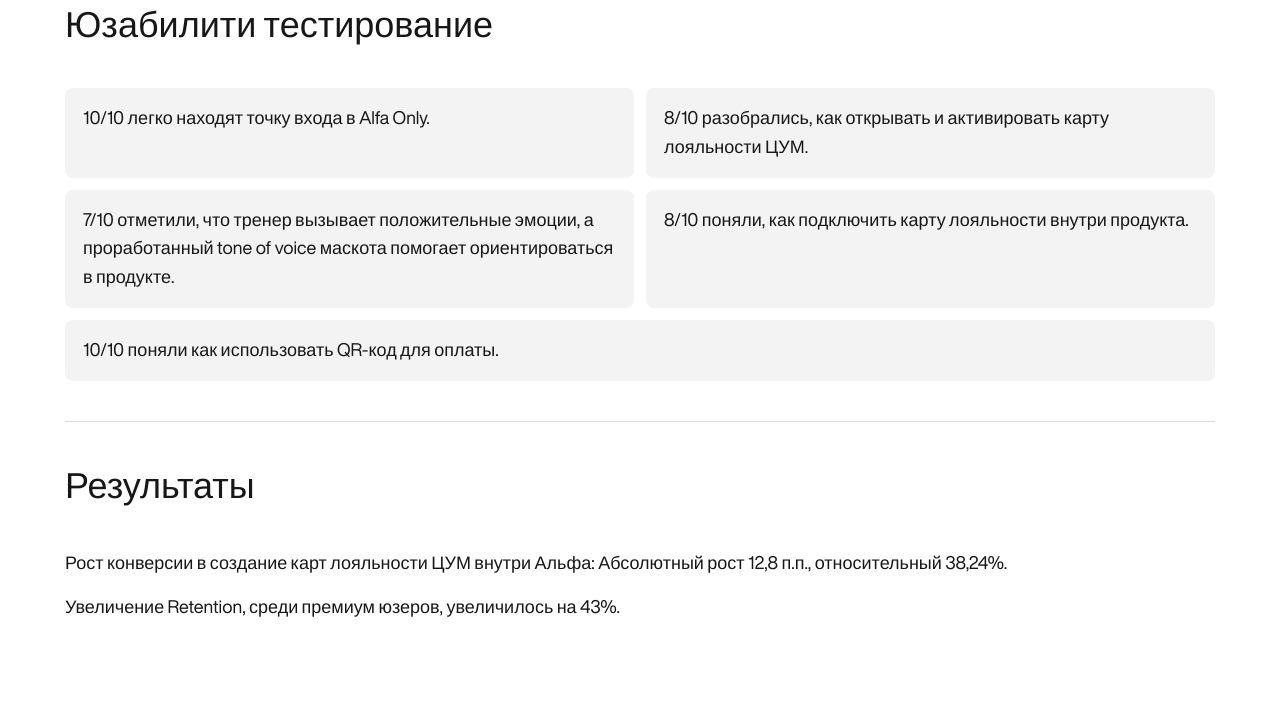
<file: cases/tsum.html>
<!doctype html>
<html lang="ru">
<head>
<meta charset="utf-8" />
<meta name="viewport" content="width=device-width,initial-scale=1" />
<title>Партнерство ЦУМ — карты лояльности — Кузнецова Анастасия</title>
<link rel="icon" href="/favicon.ico?v=20260502" sizes="any" />
<link rel="icon" href="/favicon.svg?v=20260502" type="image/svg+xml" />
<link rel="icon" href="/favicon-32.png?v=20260502" type="image/png" sizes="32x32" />
<link rel="apple-touch-icon" href="/apple-touch-icon.png?v=20260502" />
<meta name="theme-color" content="#000000" />
<meta name="description" content="Кейс партнерства ЦУМ: интерфейсный сценарий для карт лояльности, понятной ценности программы и подключения без лишних шагов." />
<link rel="canonical" href="https://morion-design.ru/cases/tsum.html" />
<meta property="og:type" content="article" />
<meta property="og:title" content="Партнерство ЦУМ — карты лояльности" />
<meta property="og:description" content="Концепт партнерского сценария и интерфейс подключения программы лояльности." />
<meta property="og:image" content="https://morion-design.ru/media/obloga-tsum.png" />
<meta name="twitter:card" content="summary_large_image" />
<link rel="stylesheet" href="../style.css" />
<style>
  html, body { overflow: auto; height: auto; background: #fff; }

  @keyframes fadeSlideIn {
    from { opacity: 0; transform: translateY(20px); }
    to { opacity: 1; transform: translateY(0); }
  }

  .case-page { max-width: 1200px; margin: 0 auto; padding: 40px 25px 80px; animation: fadeSlideIn 1.2s cubic-bezier(0.4, 0, 0.2, 1) both; }
  .case-back { display: inline-flex; align-items: center; gap: 6px; font-size: 14px; font-weight: 400; color: #171717; margin-bottom: 40px; transition: opacity 180ms; }
  .case-back:hover { opacity: 0.5; }
  .case-back svg { width: 16px; height: 16px; }
  .case-header { margin-bottom: 40px; }
  .case-header h1 { font-size: 48px; font-weight: 500; line-height: 1.1; letter-spacing: -0.02em; color: #171717; margin-bottom: 8px; }
  .case-header .case-subtitle { font-size: 18px; color: #777; font-weight: 400; }
  .case-header .case-meta-row { display: flex; gap: 24px; margin-top: 16px; font-size: 14px; color: #171717; }
  .case-gallery-full img,
  .case-gallery-full video { width: 100%; border-radius: 8px; display: block; }
  .case-gallery-full video { aspect-ratio: 16 / 9; object-fit: cover; }
  .case-gallery-full { margin: 0; }
  .case-body { max-width: 100%; margin-top: 24px; }
  .case-body + .case-body { margin-top: 0; }
  .case-body + .case-gallery-full { margin-top: 40px; }
  .case-gallery-full + .case-body { margin-top: 48px; }
  .case-two-col {
    display: grid;
    grid-template-columns: 1fr 1fr;
    gap: 12px;
    margin: 24px 0;
  }
  .case-two-col img { width: 100%; border-radius: 8px; display: block; }
  .case-body p { font-size: 18px; line-height: 1.6; color: #171717; margin-bottom: 16px; font-weight: 400; }
  .case-body p strong { font-weight: 500; }
  .case-body h2 { font-size: 36px; font-weight: 500; margin: 0 0 40px; color: #171717; line-height: 1.3; }

  .highlight-block {
    background: #F3F3F3;
    border-radius: 8px;
    padding: 14px 18px;
    margin: 8px 0 24px;
    display: flex;
    align-items: center;
  }
  .highlight-block p {
    font-size: 20px;
    font-weight: 700;
    line-height: 1.3;
    color: #171717;
    margin-bottom: 0;
  }

  .collapsible { padding: 16px 0; }
  .collapsible:first-of-type { padding-top: 24px; }
  .collapsible-toggle {
    display: flex;
    align-items: flex-start;
    gap: 12px;
    width: 100%;
    background: none;
    border: none;
    cursor: pointer;
    font-family: inherit;
    font-size: 36px;
    font-weight: 500;
    line-height: 1.3;
    color: #171717;
    padding: 0;
    text-align: left;
  }
  .collapsible-icon {
    width: 36px;
    height: 36px;
    min-width: 36px;
    margin-top: 2px;
    background: #e9e9e9;
    backdrop-filter: blur(23px);
    border-radius: 4px;
    display: flex;
    align-items: center;
    justify-content: center;
    position: relative;
  }
  .collapsible-icon .line {
    position: absolute;
    width: 14px;
    height: 1px;
    background: #1a1a1a;
    transition: transform 0.4s ease;
  }
  .collapsible-icon .line:first-child { transform: rotate(0deg); }
  .collapsible-icon .line:last-child { transform: rotate(90deg); }
  .collapsible.open .collapsible-icon .line:last-child { transform: rotate(0deg); }
  .collapsible-content { overflow: hidden; height: 0; transition: height 0.5s ease; }
  .collapsible-content-inner { padding-top: 24px; }
  .collapsible-content-inner p { font-size: 18px; line-height: 1.6; color: #171717; margin-bottom: 16px; font-weight: 400; }
  .collapsible-content-inner .highlight-block p { font-size: 20px; font-weight: 700; line-height: 1.3; margin-bottom: 0; color: #171717; }

  .label-badge {
    display: inline-flex; align-items: center; justify-content: center;
    width: 22px; height: 22px; background: #efefef; color: #000;
    border-radius: 2px; font-size: 11px; font-weight: 500;
    margin-right: 4px; vertical-align: middle;
  }
  .label-num {
    display: inline-flex; align-items: center; justify-content: center;
    width: 22px; height: 22px; background: #777; color: #000;
    border-radius: 50%; font-size: 11px; font-weight: 500;
    margin-right: 8px; vertical-align: middle;
  }
  .plan-item { display: flex; align-items: flex-start; gap: 12px; margin-bottom: 20px; }
  .plan-item .plan-badges { display: flex; gap: 4px; margin-top: 3px; flex-shrink: 0; }
  .plan-item p { margin-bottom: 0; }
</style>
</head>
<body>
  <div class="case-page">
    <a href="../index.html" class="case-back">
      <svg viewBox="0 0 16 16"><path d="M10 3 L5 8 L10 13" fill="none" stroke="currentColor" stroke-width="1.5"/></svg>
      Назад
    </a>
    <div class="case-header">
      <h1>Партнерство ЦУМ — карты лояльности</h1>
    </div>
    <div class="case-gallery-full">
      <img src="../media/obloga-tsum.png" alt="Партнерство ЦУМ">
    </div>

    <!-- Контекст -->
    <div class="case-body">
      <h2>Контекст</h2>
      <p>Для премиальных категорий пользователей объединяем программы лояльности в рамках стратегического партнёрства с ЦУМ. Для категорий пользователей Альфа-Онли и А-клуб банк на год бесплатно предоставляет право участия в программах лояльности ЦУМ.</p>
    </div>

    <hr style="border: none; border-top: 1px solid #ddd; margin: 40px 0;">

    <!-- Зачем делать? -->
    <div class="case-body">
      <h2>Зачем делать?</h2>
      <p>Упростить текущий флоу и убрать ненужные экраны</p>
      <p>Увеличить конверсию в использование карты лояльности и куар</p>
      <p>Обновить дизайн и добавить информацию о новых возможностях для клиентов</p>
      <p>Благодаря коллаборации ЦУМ и Альфа, будет возможность растить вовлечение и узнаваемость бренда у обоих.</p>
      <p>Рост выручки за счёт комиссии Альфы с транзакций по картам ЦУМ внутри продукта.</p>
    </div>

    <hr style="border: none; border-top: 1px solid #ddd; margin: 40px 0;">

    <!-- Итого -->
    <div class="case-body">
      <h2>Фокус проекта</h2>
      <div style="display: grid; grid-template-columns: 1fr 1fr; gap: 12px;">
        <div>
          <div style="background: #F3F3F3; border-radius: 8px; padding: 14px 18px; margin-bottom: 12px;"><p style="margin-bottom: 0; font-weight: 500;">Миссия</p></div>
          <p>Дать премиальным клиентам доступ к кэшбэку и привилегиям партнёрской программы ЦУМ — возможность экономить за счёт широкой линейки лояльности.</p>
        </div>
        <div>
          <div style="background: #F3F3F3; border-radius: 8px; padding: 14px 18px; margin-bottom: 12px;"><p style="margin-bottom: 0; font-weight: 500;">Цель</p></div>
          <p>Переработать флоу так, чтобы увеличить конверсию в использование карт и частоту их применения. Как следствие — рост выручки за счёт комиссии партнёрской программы между Альфой и ЦУМом.</p>
        </div>
        <div>
          <div style="background: #F3F3F3; border-radius: 8px; padding: 14px 18px; margin-bottom: 12px;"><p style="margin-bottom: 0; font-weight: 500;">Аудитория</p></div>
          <p>Премиальный сегмент<br>Открыли для себя карту лояльности ЦУМ (вне банка)<br>Пользователи, которые используют b2b-карты альфы</p>
        </div>
        <div>
          <div style="background: #F3F3F3; border-radius: 8px; padding: 14px 18px; margin-bottom: 12px;"><p style="margin-bottom: 0; font-weight: 500;">Критерии успеха</p></div>
          <p>Рост операций по карте ЦУМ (orange/black/white)<br>Статистический рост conversion rate с точки входа в использование карт лояльности ЦУМа<br>Увеличение User activation rate, переход в ключевое действие, а именно в использование qr-кода карты</p>
        </div>
      </div>
    </div>

    <!-- Дискавери (collapsible) -->
    <div class="collapsible">
      <button class="collapsible-toggle">
        <span class="collapsible-icon"><span class="line"></span><span class="line"></span></span>
        Дискавери
      </button>
      <div class="collapsible-content">
        <div class="collapsible-content-inner">
          <p>Проанализировала конкурентов и сформулировала гипотезы, которые могут повлиять на ключевые метрики.</p>
          <div class="case-gallery-full" style="margin: 24px 0;">
            <img src="../media/tsum/2.png" alt="Дискавери">
          </div>
          <p>Яндекс Pay сопровождает карты онбордингом — на первом входе пользователь сразу видит ценность от использования (Сплит, Сейвы). Аналогичный подход у Ozon Банка.</p>
          <p>У большинства конкурентов (pay, сбер, тиньк) точка входа в программы лояльностей имеет виджетный блок, где заранее подсвечены выгоды от использования партнерской программы в виде кэшбэков.</p>
        </div>
      </div>
    </div>

    <!-- Гипотезы (collapsible) -->
    <div class="collapsible">
      <button class="collapsible-toggle">
        <span class="collapsible-icon"><span class="line"></span><span class="line"></span></span>
        Гипотезы
      </button>
      <div class="collapsible-content">
        <div class="collapsible-content-inner">
          <div style="display: grid; grid-template-columns: 1fr 1fr; gap: 12px;">
            <div style="background: #F3F3F3; border-radius: 8px; padding: 16px 18px;"><p style="margin-bottom: 0;">Если первым клиентам дадим осязаемую ценность, засчёт которой сможем вырастить лояльность, сможем увеличить conversion rate, вырастим осведомленность о продукте</p></div>
            <div style="background: #F3F3F3; border-radius: 8px; padding: 16px 18px;"><p style="margin-bottom: 0;">Пользователи не понимают чем карта black отличается от карт white/orange. Если у клиента при подключении больше одной карты лояльности, то мы должны предложить ему преимущества и отличия одной от другой (у нас же разница в процентах кэшбэка), поэтому ацент на предложении банка нужно вынести на первый план.</p></div>
            <div style="background: #F3F3F3; border-radius: 8px; padding: 16px 18px;"><p style="margin-bottom: 0;">Если мы внедрим точку входа с приоритетом в ценности, внутри продуктов с кэшбеком то сможем увеличить проходимость внутрь (DAU &amp; MAU, conversion rate в продукт)</p></div>
            <div style="background: #F3F3F3; border-radius: 8px; padding: 16px 18px;"><p style="margin-bottom: 0;">Если с помощью тренеры, мы будем навигировать пользователя и подсказывать внутри продукта, то сможем увеличить лояльность и time to value</p></div>
          </div>
        </div>
      </div>
    </div>

    <!-- Дизайн первой итерации -->
    <div class="case-body">
      <h2>Дизайн первой итерации (core flow, без учета корнер кейсов)</h2>
      <p>При первом заходе пользователь скроллит до блока Alfa Only, где собраны все премиальные продукты. По нажатию на карточку ЦУМ — вход в продукт.</p>
    </div>

    <div class="case-gallery-full" style="margin-top: 24px;">
      <img src="../media/tsum/3.png" alt="Дизайн итерации — вход">
    </div>

    <div class="case-body" style="margin-top: 32px;">
      <p>По нажатию открывается онбординг — по гипотезе он повышает восприятие ценности и лояльность. Совместно с продактом вынесли ключевые преимущества на первый экран, опираясь на практики Яндекс Pay.</p>
    </div>

    <div class="case-gallery-full" style="margin-top: 24px;">
      <img src="../media/tsum/4.png" alt="Дизайн итерации — онбординг">
    </div>

    <div class="case-body" style="margin-top: 32px;">
      <p>Клиенты с картами ЦУМ могут быть разными, клиент у которого есть все карты, либо одна карта, либо клиент только что завел ее у нас и у него пока нет баллов.</p>
      <p>Ключевой вопрос — что пользователь видит первым. По гипотезе акцент на кэшбэке, потому что он одинаково релевантен и новым пользователям, и тем, кто уже подключил карту.</p>
    </div>

    <div class="case-gallery-full" style="margin-top: 24px;">
      <img src="../media/tsum/5.png" alt="Дизайн итерации — приоритеты">
    </div>

    <div class="case-body" style="margin-top: 32px;">
      <p>Тренер ведёт пользователя по продукту, объясняя функциональность на каждом шаге — это повышает вовлечённость и снижает порог входа. Фиксированная кнопка QR-кода и ссылка на сайт ЦУМ работают как точки кросспродаж.</p>
    </div>

    <hr style="border: none; border-top: 1px solid #ddd; margin: 40px 0;">

    <!-- Юзабилити тестирование -->
    <div class="case-body">
      <h2>Юзабилити тестирование</h2>
      <div style="display: grid; grid-template-columns: 1fr 1fr; gap: 12px;">
        <div style="background: #F3F3F3; border-radius: 8px; padding: 16px 18px;"><p style="margin-bottom: 0;">10/10 легко находят точку входа в Alfa Only.</p></div>
        <div style="background: #F3F3F3; border-radius: 8px; padding: 16px 18px;"><p style="margin-bottom: 0;">8/10 разобрались, как открывать и активировать карту лояльности ЦУМ.</p></div>
        <div style="background: #F3F3F3; border-radius: 8px; padding: 16px 18px;"><p style="margin-bottom: 0;">7/10 отметили, что тренер вызывает положительные эмоции, а проработанный tone of voice маскота помогает ориентироваться в продукте.</p></div>
        <div style="background: #F3F3F3; border-radius: 8px; padding: 16px 18px;"><p style="margin-bottom: 0;">8/10 поняли, как подключить карту лояльности внутри продукта.</p></div>
        <div style="background: #F3F3F3; border-radius: 8px; padding: 16px 18px; grid-column: 1 / -1;"><p style="margin-bottom: 0;">10/10 поняли как использовать QR-код для оплаты.</p></div>
      </div>
    </div>

    <hr style="border: none; border-top: 1px solid #ddd; margin: 40px 0;">

    <!-- Результаты -->
    <div class="case-body">
      <h2>Результаты</h2>
      <p>Рост конверсии в создание карт лояльности ЦУМ внутри Альфа: Абсолютный рост 12,8 п.п., относительный 38,24%.</p>
      <p>Увеличение Retention, среди премиум юзеров, увеличилось на 43%.</p>
    </div>

  </div>

<script>
document.querySelectorAll('.collapsible-toggle').forEach(btn => {
  btn.addEventListener('click', () => {
    const parent = btn.closest('.collapsible');
    const content = parent.querySelector('.collapsible-content');
    const inner = content.querySelector('.collapsible-content-inner');
    if (parent.classList.contains('open')) {
      content.style.height = content.scrollHeight + 'px';
      requestAnimationFrame(() => { content.style.height = '0'; });
      parent.classList.remove('open');
    } else {
      parent.classList.add('open');
      content.style.height = inner.offsetHeight + 'px';
      content.addEventListener('transitionend', () => {
        if (parent.classList.contains('open')) content.style.height = 'auto';
      }, { once: true });
    }
  });
});

document.querySelectorAll('.case-back').forEach(link => {
  link.addEventListener('click', (e) => {
    e.preventDefault();
    const href = link.getAttribute('href');
    document.querySelector('.case-page').style.transition = 'opacity 1.2s cubic-bezier(0.4, 0, 0.2, 1), transform 1.2s cubic-bezier(0.4, 0, 0.2, 1)';
    document.querySelector('.case-page').style.opacity = '0';
    document.querySelector('.case-page').style.transform = 'translateY(15px)';
    setTimeout(() => { window.location.href = href; }, 1000);
  });
});
</script>
</body>
</html>
</file>
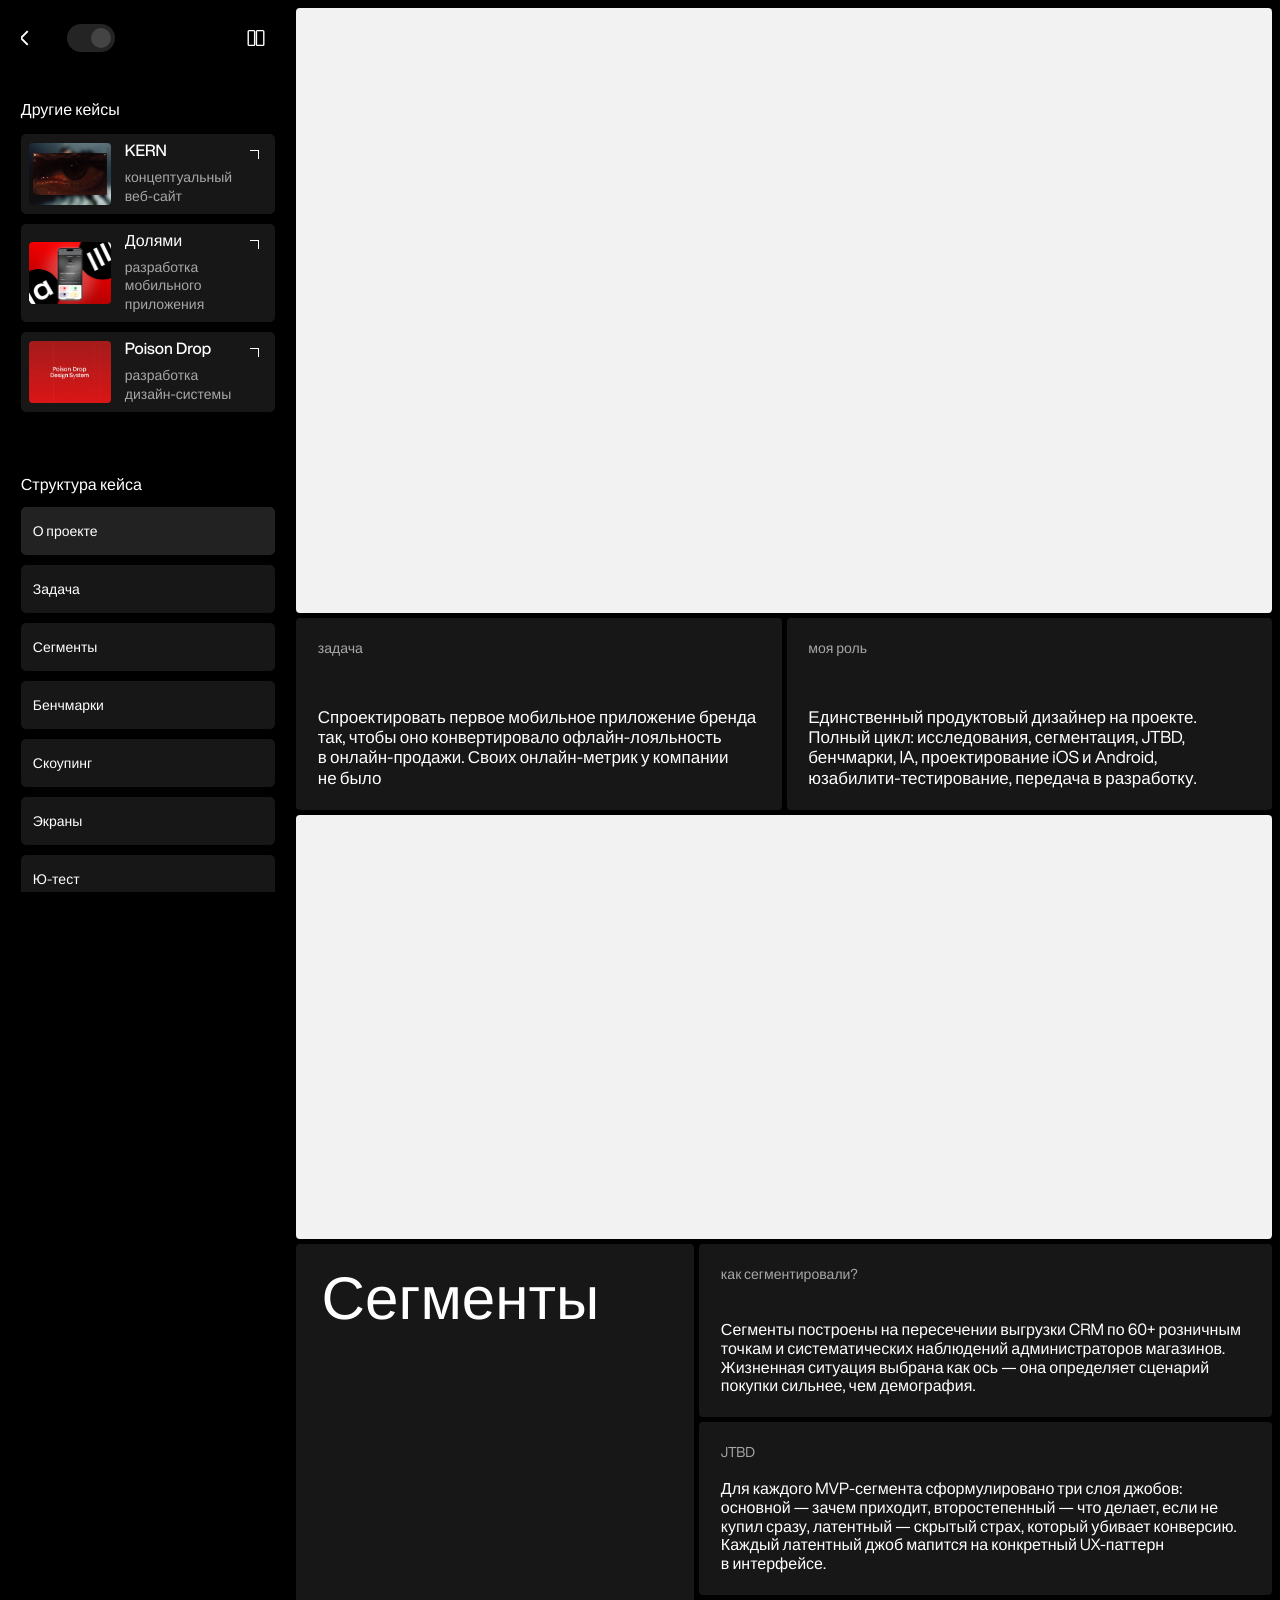
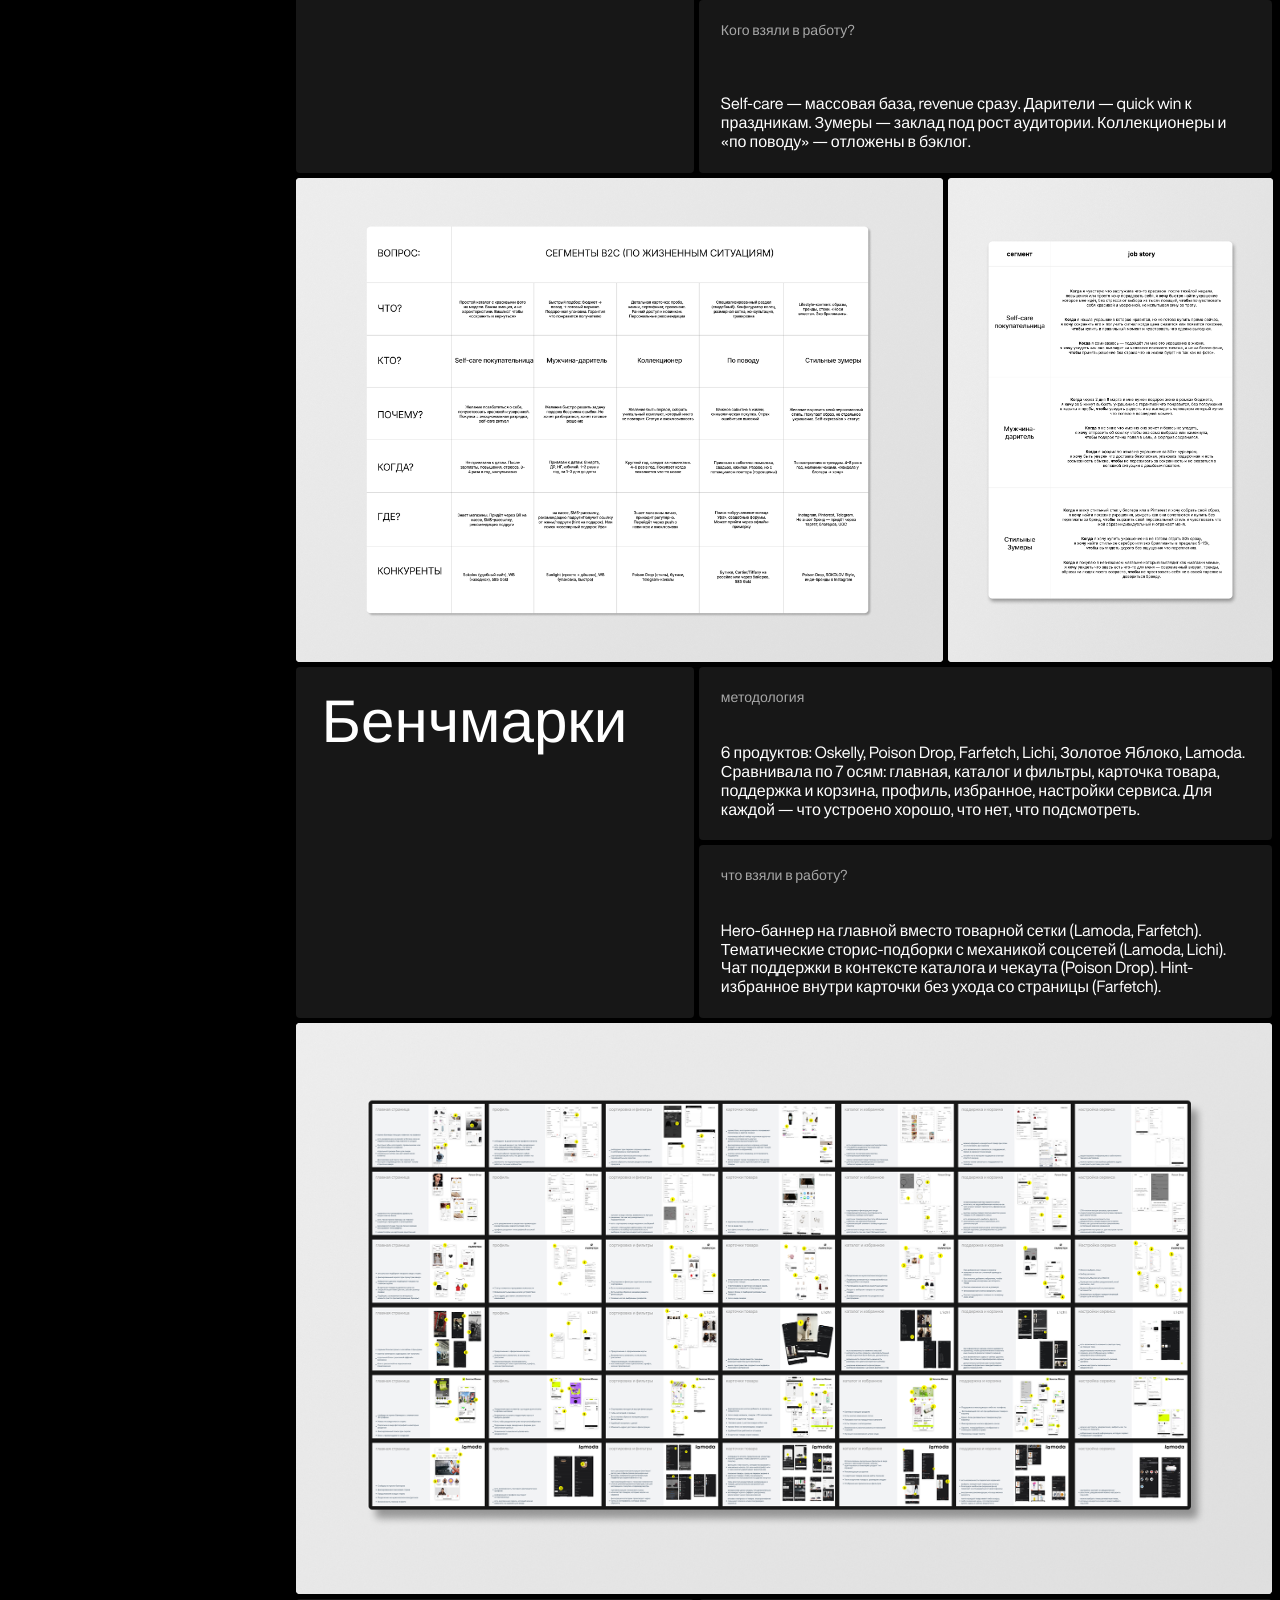
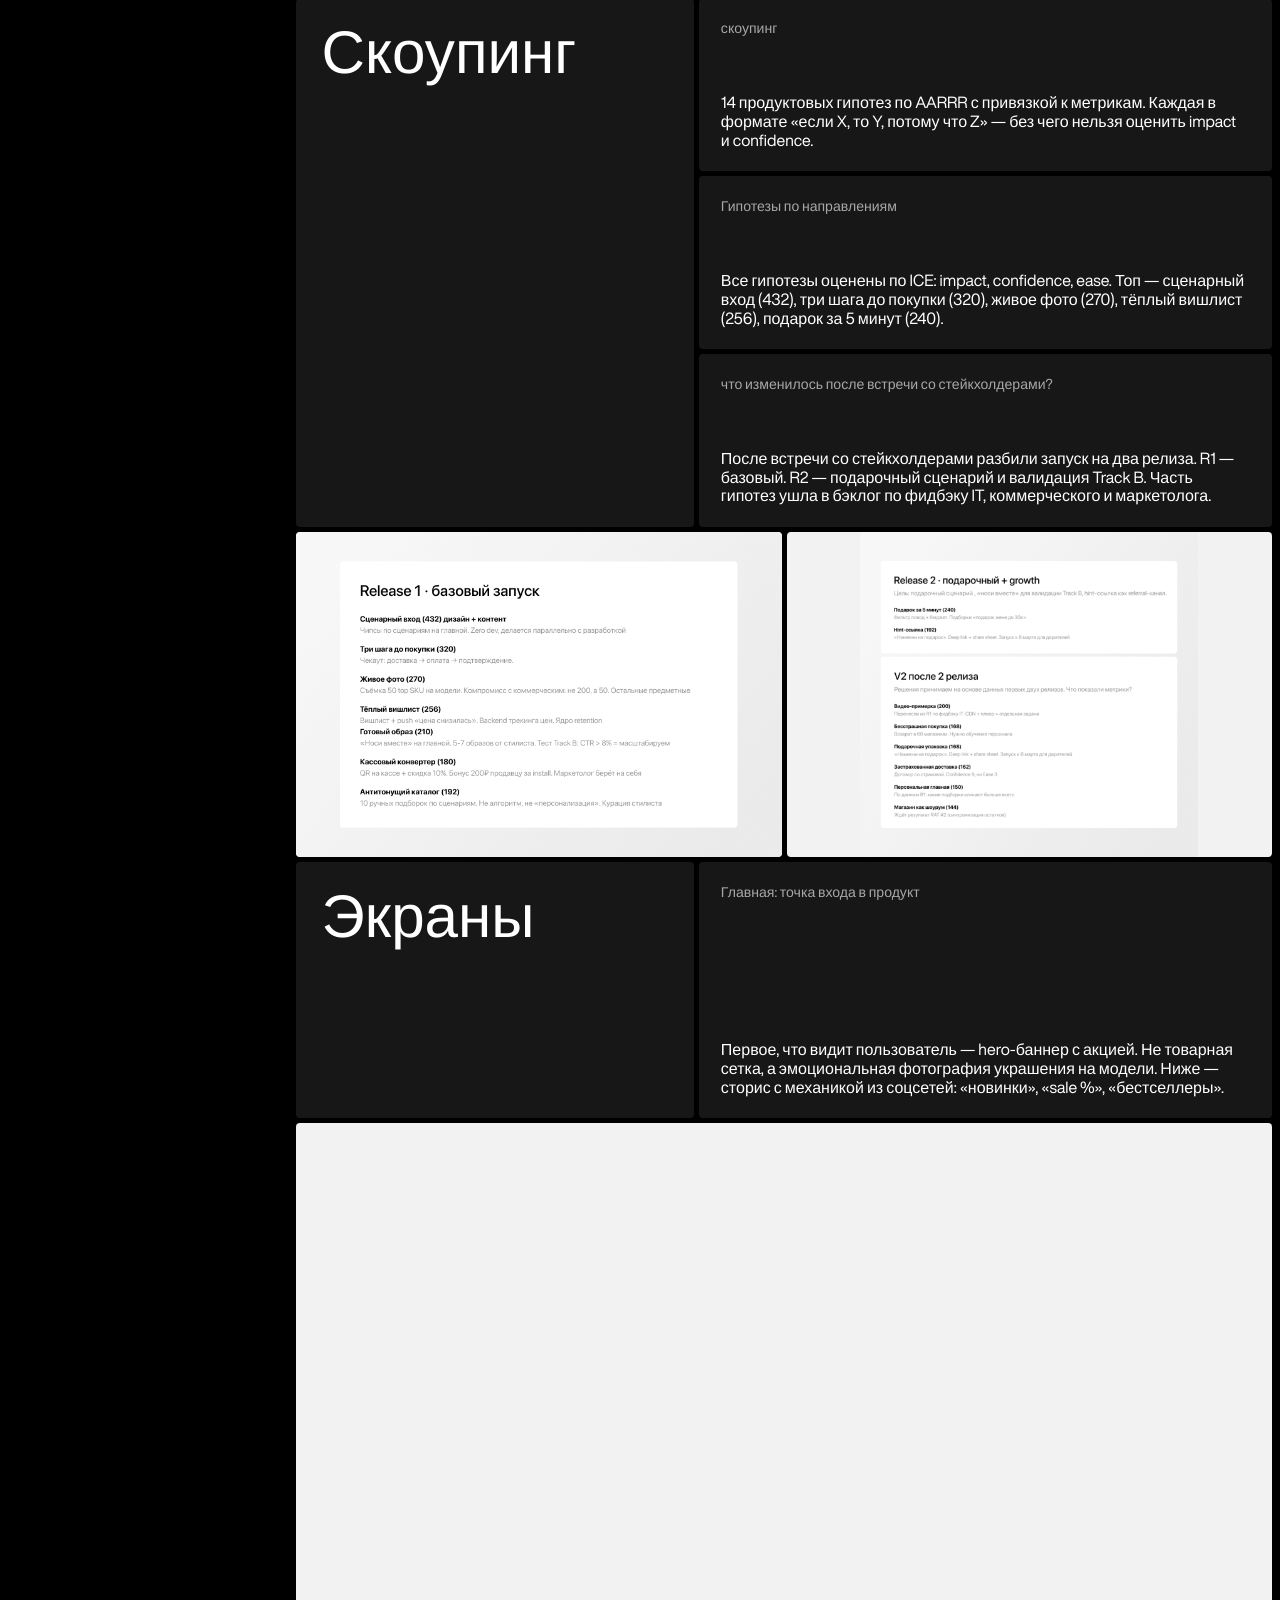
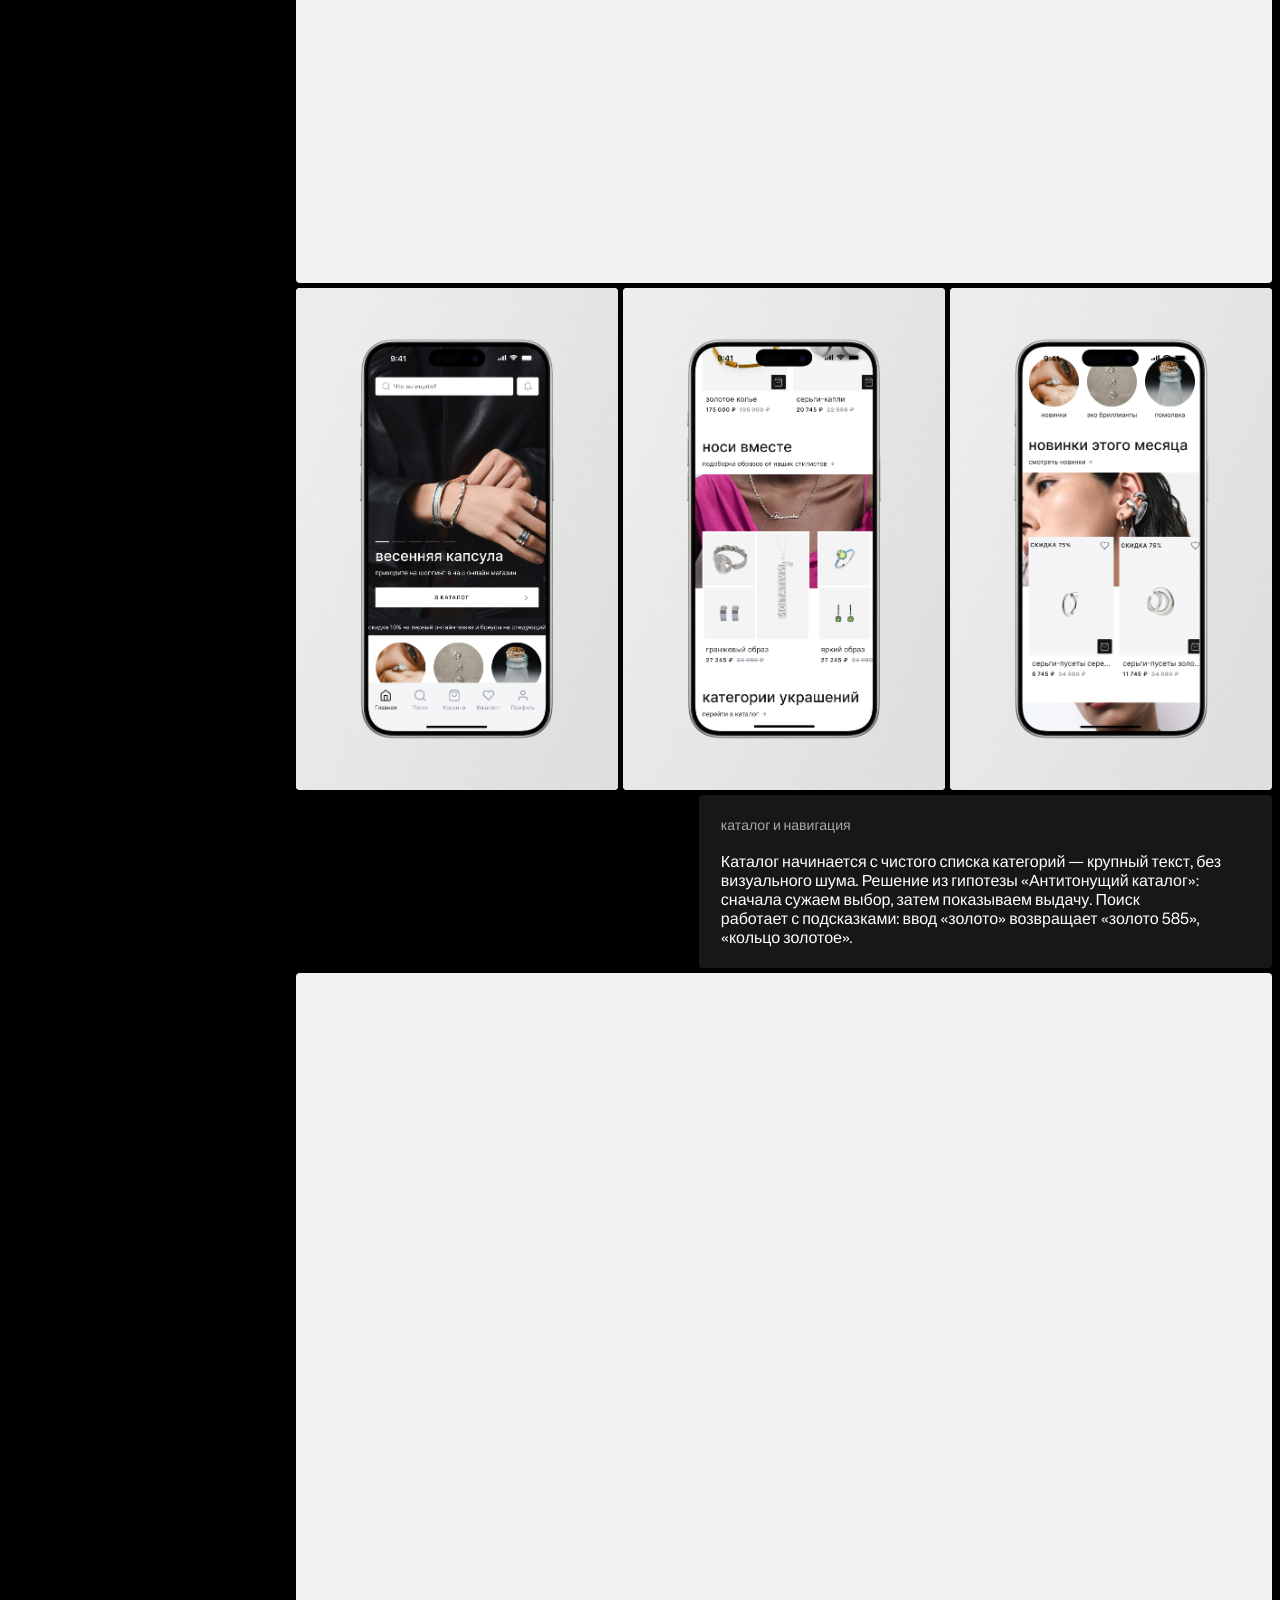
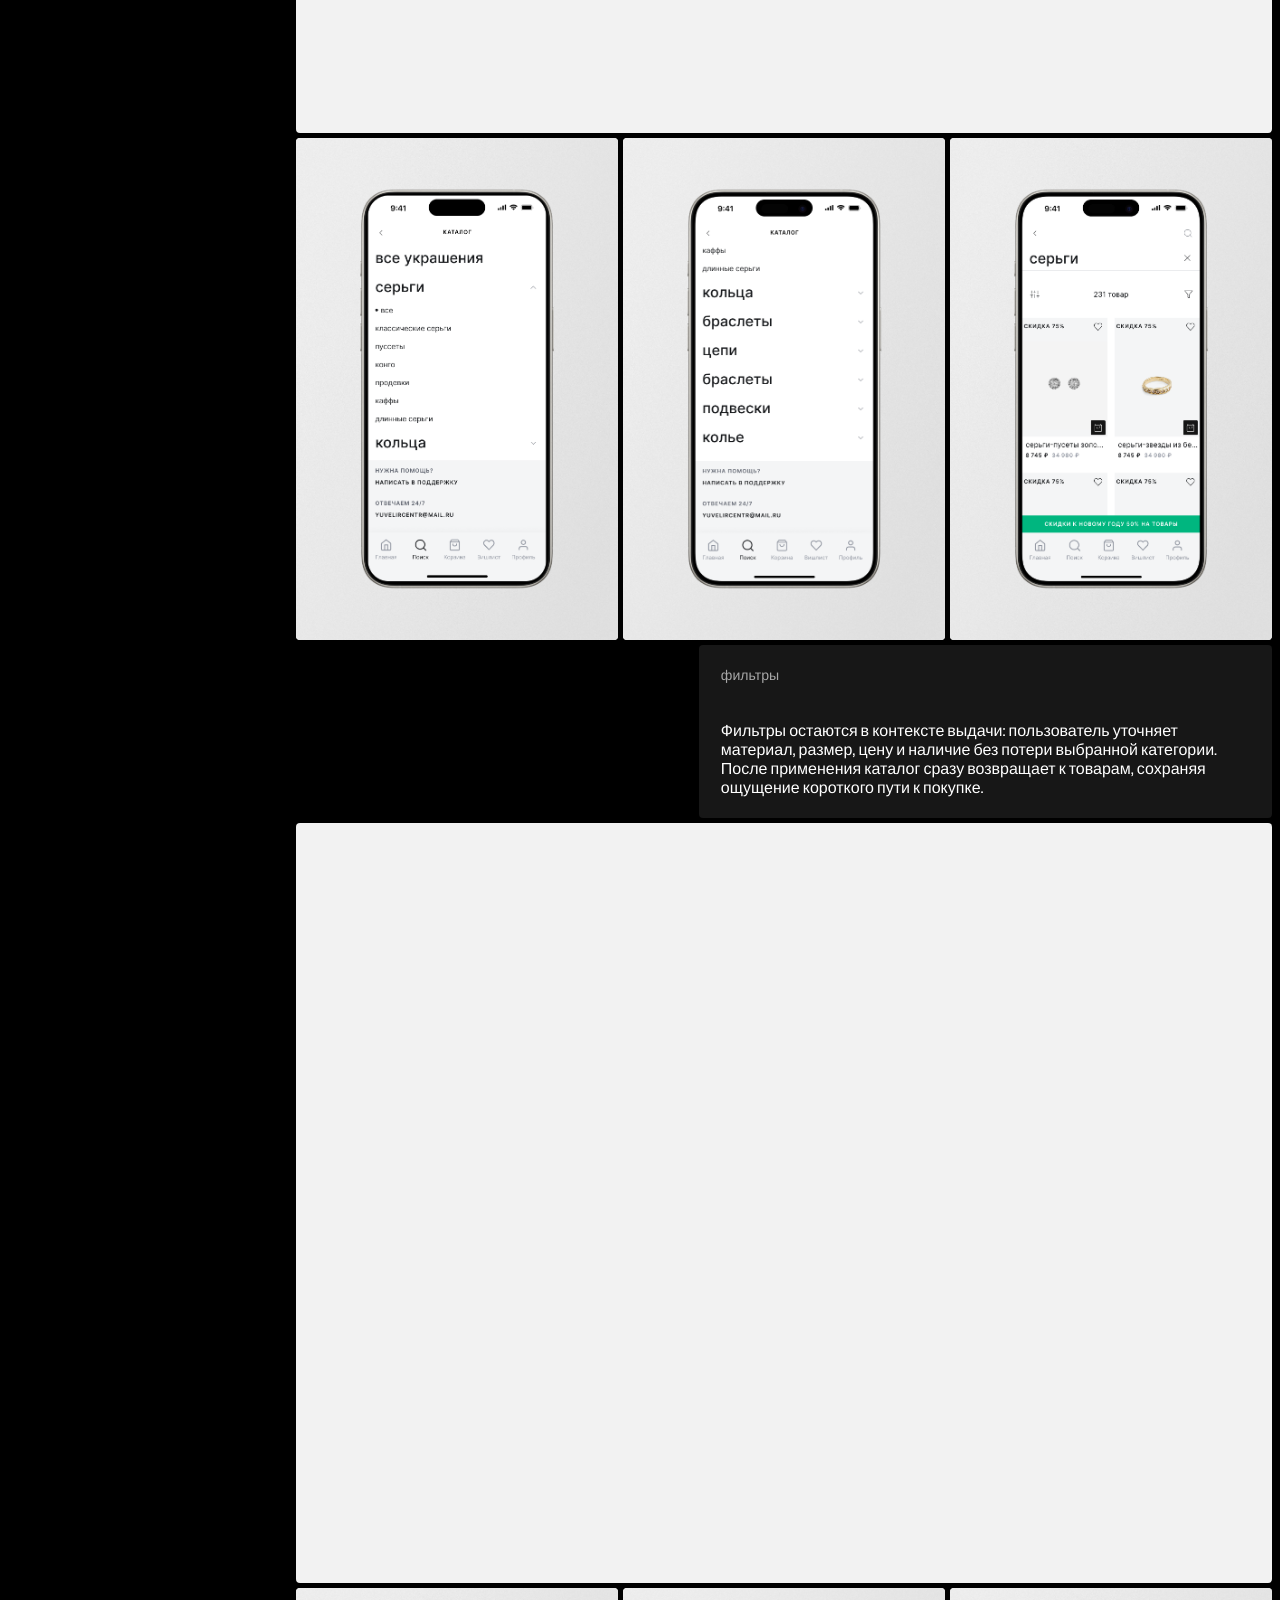
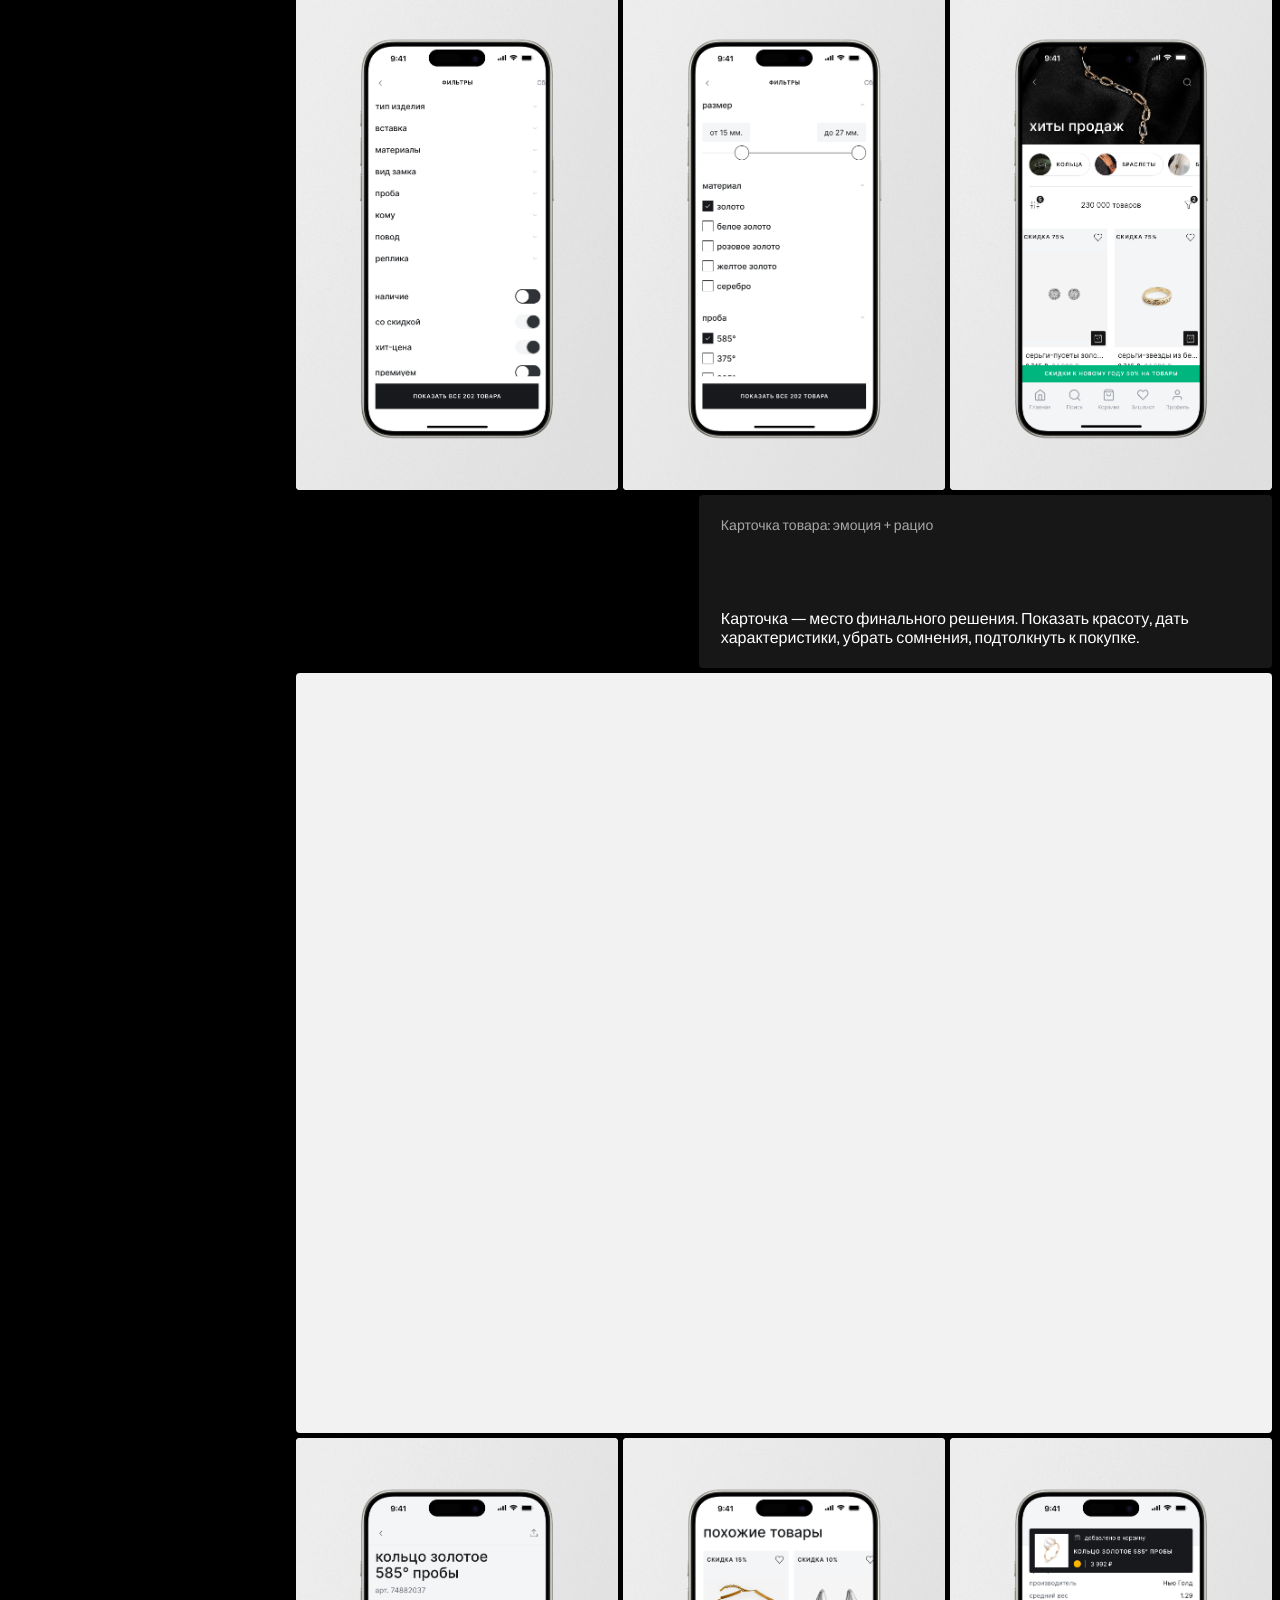
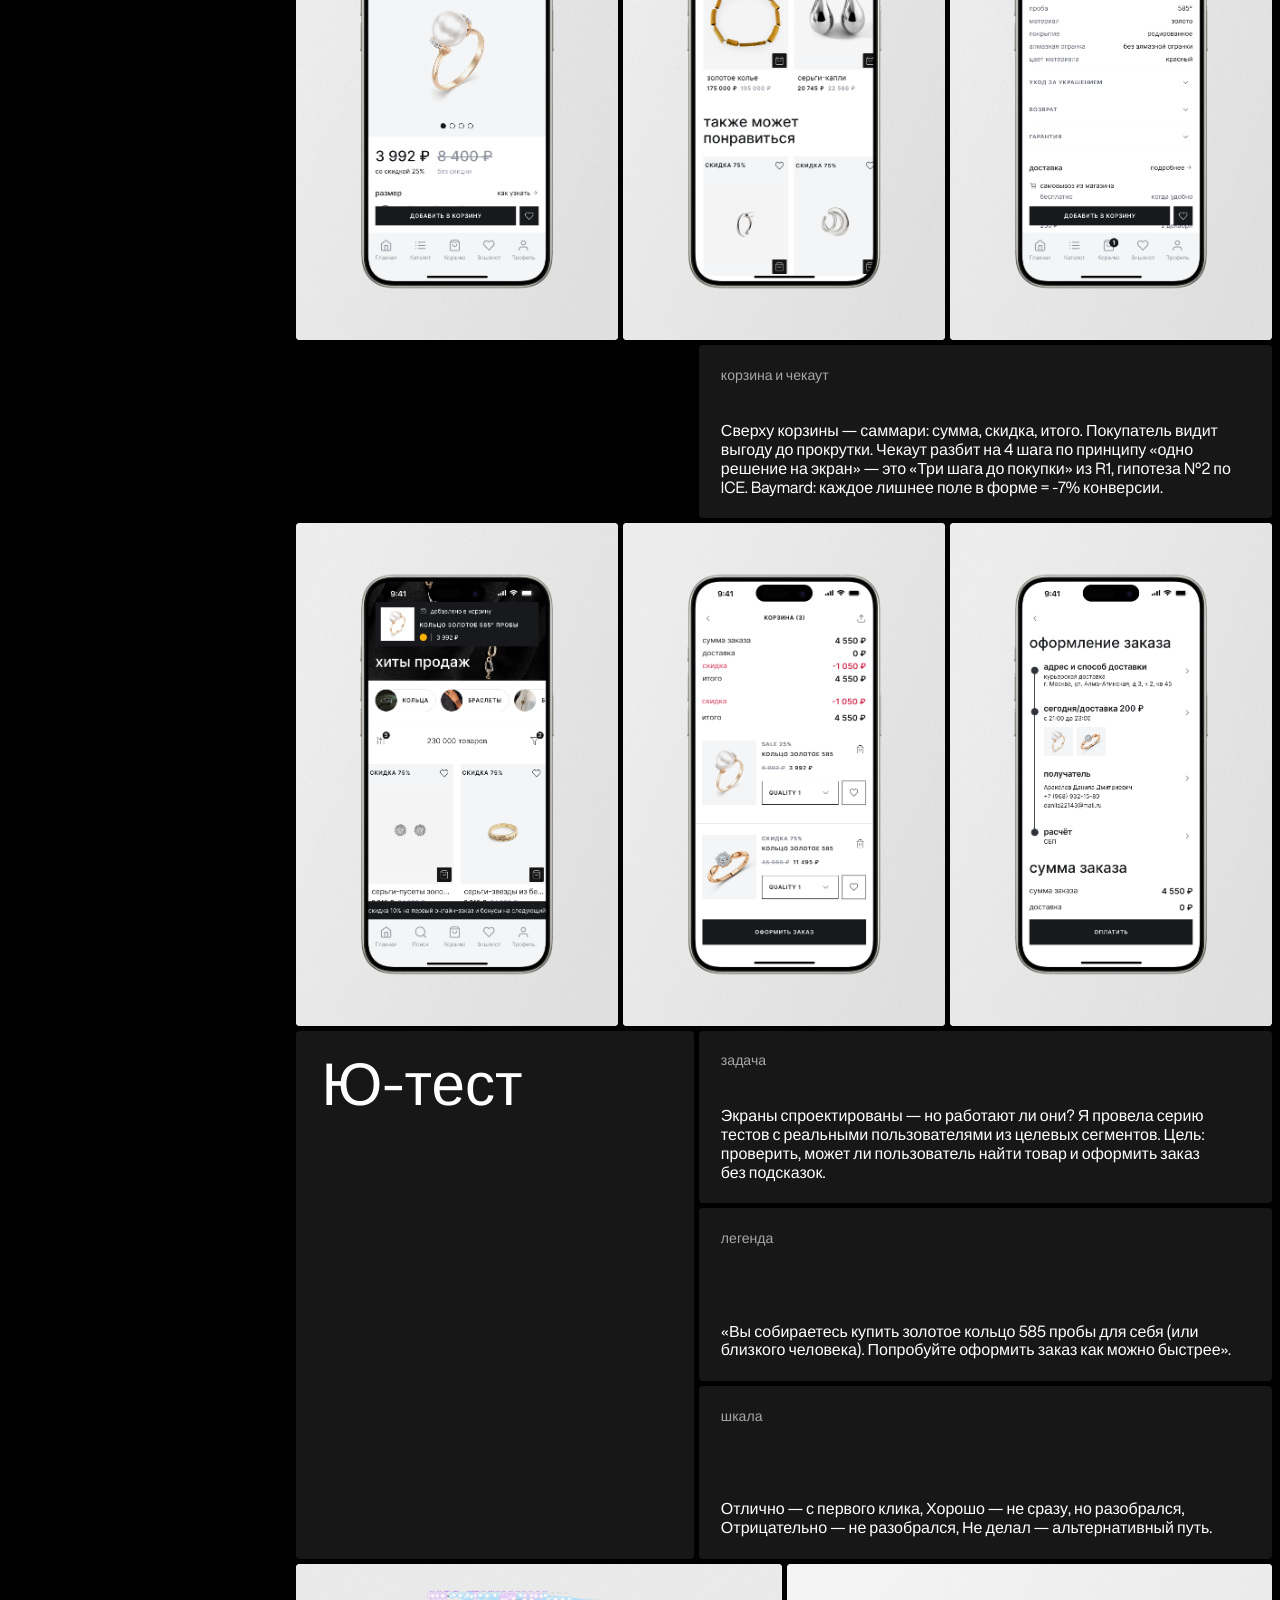
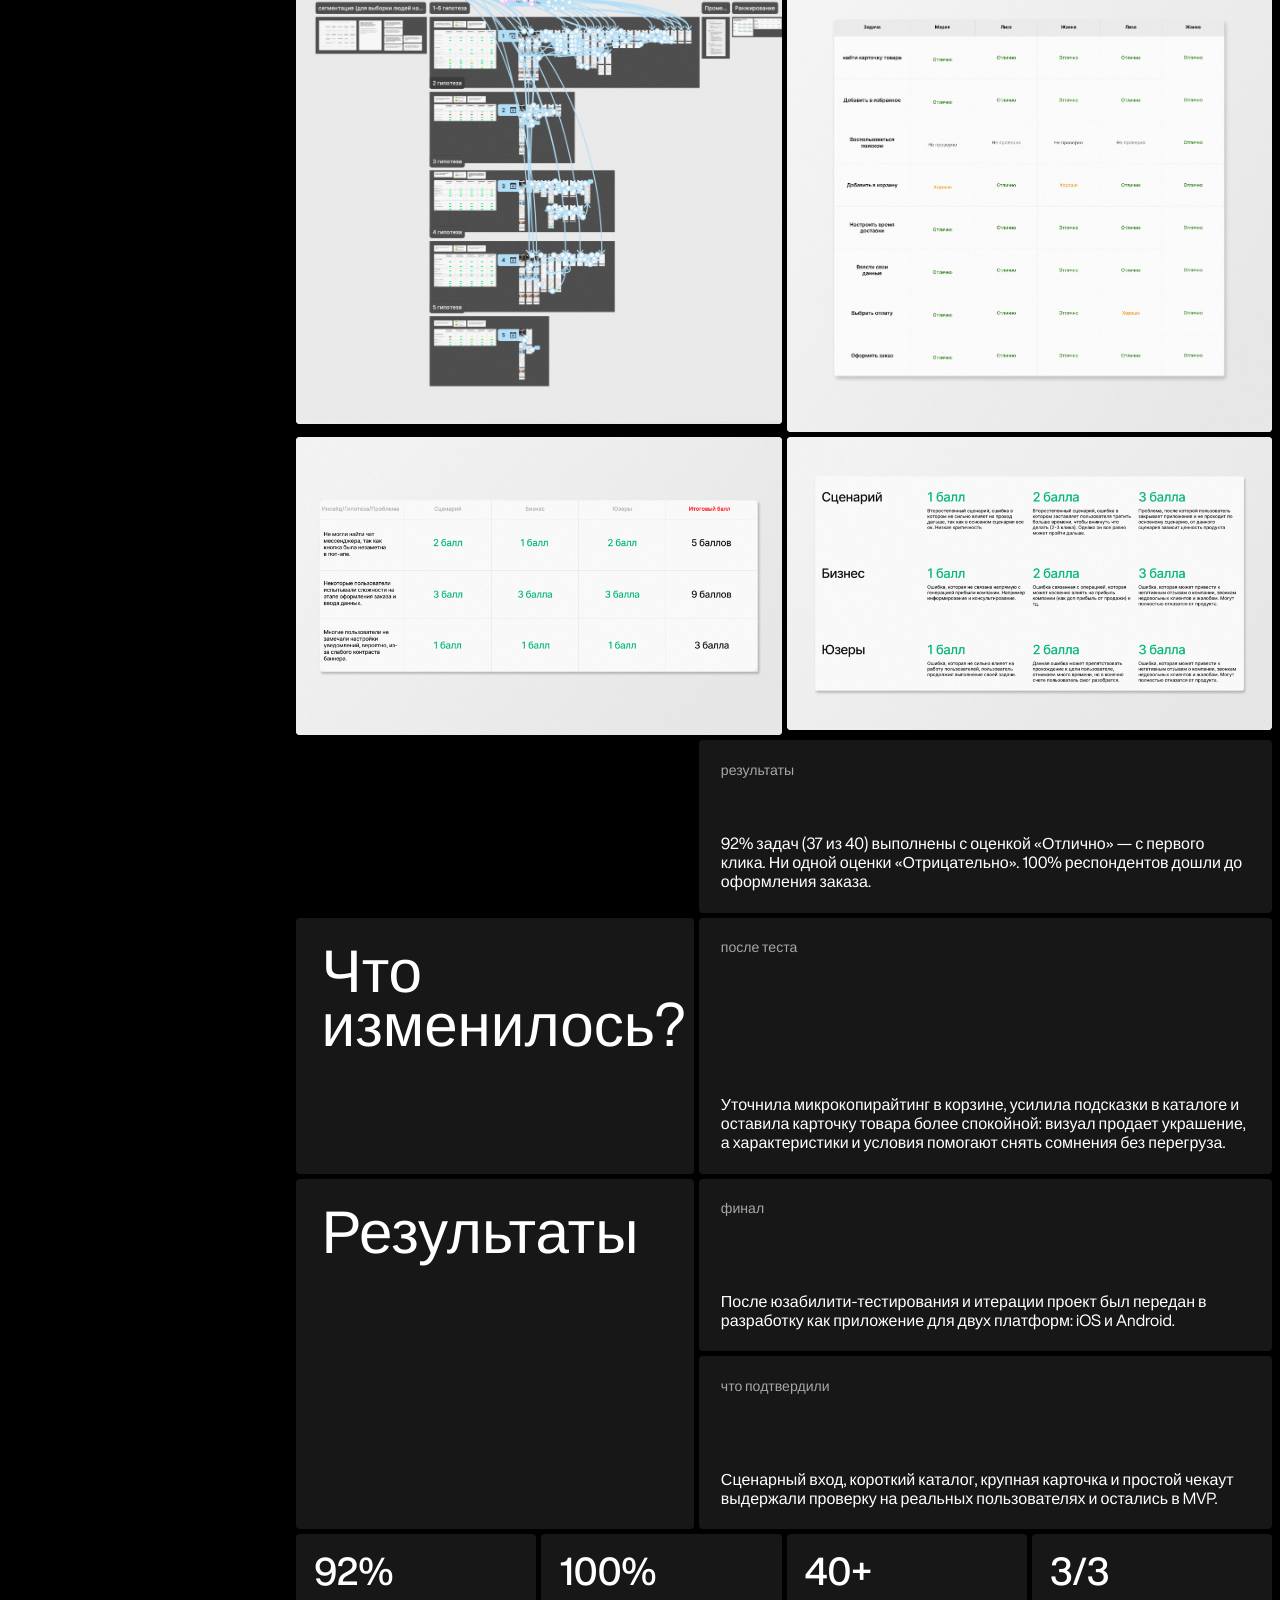
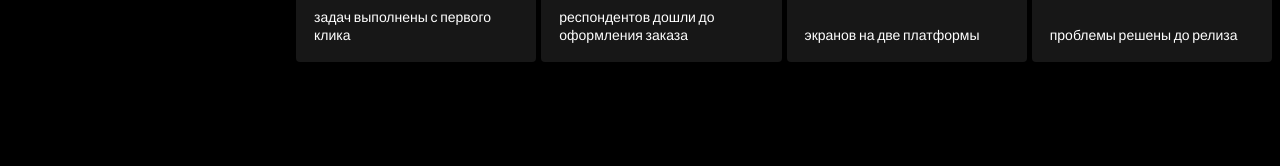
<file: cases/uvc.html>
<!doctype html>
<html lang="ru">
<head>
<meta charset="utf-8" />
<meta name="viewport" content="width=device-width,initial-scale=1" />
<title>Ювелирцентр — Кузнецова Анастасия</title>
<link rel="icon" href="/favicon.ico?v=20260502" sizes="any" />
<link rel="icon" href="/favicon.svg?v=20260502" type="image/svg+xml" />
<link rel="icon" href="/favicon-32.png?v=20260502" type="image/png" sizes="32x32" />
<link rel="apple-touch-icon" href="/apple-touch-icon.png?v=20260502" />
<meta name="theme-color" content="#000000" />
<meta name="description" content="Кейс мобильного приложения Ювелирцентр: исследования, сегментация, JTBD, 40+ экранов, юзабилити-тест и дизайн-система для сети из 60 магазинов." />
<link rel="canonical" href="https://morion-design.ru/cases/uvc.html" />
<meta property="og:type" content="article" />
<meta property="og:title" content="Ювелирцентр — мобильное приложение" />
<meta property="og:description" content="Продуктовый дизайн приложения для региональной ювелирной сети: от исследований до передачи в разработку." />
<meta property="og:image" content="https://morion-design.ru/media/uvc/cover.png" />
<meta name="twitter:card" content="summary_large_image" />
<link rel="stylesheet" href="../style.css?v=20260503-pd-kern" />
<style>
  html,
  body {
    min-height: 100%;
    height: auto;
    overflow: auto;
    background: #000;
    color: #fff;
  }

  body {
    --uvc-sidebar: clamp(280px, 18vw, 340px);
    --uvc-gap: 8px;
    --uvc-text: #fff;
    --uvc-muted: #a7a7a7;
    --uvc-panel: #171717;
    --uvc-panel-soft: #222;
    --uvc-card: #171717;
    --uvc-media-bg: #f2f2f2;
    --uvc-accent: #00b871;
    --uvc-page-bg: #000;
    --uvc-toggle-bg: #242424;
    --uvc-toggle-knob: #444;
    --uvc-sidebar-current: var(--uvc-sidebar);
    --uvc-sidebar-collapsed: 54px;
    --uvc-sidebar-content-opacity: 1;
    --uvc-sidebar-content-shift: 0px;
    --uvc-sidebar-actions-gap: 2px;
    --uvc-sidebar-back-width: 34px;
    --uvc-sidebar-toggle-width: 48px;
    --uvc-sidebar-collapse-width: 28px;
    --uvc-sidebar-collapse-x: 4px;
  }

  body[data-uvc-theme="light"] {
    --uvc-text: #050505;
    --uvc-muted: #686868;
    --uvc-panel: #e9e9e9;
    --uvc-panel-soft: #dcdcdc;
    --uvc-card: #e9e9e9;
    --uvc-page-bg: #f2f2f2;
    --uvc-toggle-bg: #d6d6d6;
    --uvc-toggle-knob: #fff;
    background: var(--uvc-page-bg);
    color: var(--uvc-text);
  }

  .uvc-shell {
    display: grid;
    grid-template-columns: var(--uvc-sidebar-current) minmax(0, 1fr);
    gap: var(--uvc-gap);
    min-height: 100vh;
    padding: var(--uvc-gap);
    background: var(--uvc-page-bg);
  }

  .uvc-sidebar {
    position: fixed;
    top: var(--uvc-gap);
    left: var(--uvc-gap);
    z-index: 5;
    width: var(--uvc-sidebar-current);
    height: calc(100svh - var(--uvc-gap) * 2);
    min-height: 560px;
    display: flex;
    flex-direction: column;
    overflow: auto;
    padding: clamp(12px, 1vw, 18px);
    border-radius: 6px;
    background: var(--uvc-page-bg);
    color: var(--uvc-text);
    transition: padding 420ms ease, background 180ms ease, color 180ms ease;
    will-change: width;
  }

  .uvc-shell.is-sidebar-animating .uvc-sidebar,
  .uvc-shell.is-sidebar-collapsed .uvc-sidebar {
    overflow: hidden;
    padding-inline: 10px;
  }

  .uvc-sidebar-head {
    display: grid;
    grid-template-columns: auto 1fr auto;
    align-items: center;
    gap: 12px;
    padding: 0;
  }

  .uvc-sidebar-head .uvc-icon-link:first-child {
    width: var(--uvc-sidebar-back-width);
    min-width: 0;
    overflow: hidden;
    justify-content: flex-start;
    opacity: var(--uvc-sidebar-content-opacity);
    transform: translateX(var(--uvc-sidebar-content-shift));
  }

  .uvc-sidebar-head .uvc-icon-link:first-child svg {
    transform: translateX(-7px);
  }

  .uvc-sidebar-head .uvc-icon-link:last-child {
    justify-self: end;
    justify-content: flex-end;
    margin-left: auto;
    margin-right: 0;
  }

  .uvc-sidebar-head .uvc-icon-link:last-child svg {
    transform: translateX(var(--uvc-sidebar-collapse-x));
  }

  .uvc-sidebar-actions {
    display: inline-flex;
    align-items: center;
    justify-content: flex-end;
    gap: var(--uvc-sidebar-actions-gap);
  }

  .uvc-title {
    position: absolute;
    width: 1px;
    height: 1px;
    overflow: hidden;
    clip: rect(0 0 0 0);
    white-space: nowrap;
  }

  .uvc-icon-link {
    width: 34px;
    height: 34px;
    display: inline-flex;
    align-items: center;
    justify-content: center;
    border-radius: 0;
    background: transparent;
    color: var(--uvc-text);
    appearance: none;
    border: 0;
    padding: 0;
    cursor: pointer;
    transition: background 180ms ease, opacity 180ms ease;
  }

  .uvc-theme-toggle {
    position: relative;
    width: var(--uvc-sidebar-toggle-width);
    min-width: 0;
    height: 28px;
    flex: 0 0 var(--uvc-sidebar-toggle-width);
    overflow: hidden;
    border: 0;
    border-radius: 999px;
    background: var(--uvc-toggle-bg);
    cursor: pointer;
    opacity: var(--uvc-sidebar-content-opacity);
    transform: translateX(var(--uvc-sidebar-content-shift));
    transition: background 180ms ease, opacity 180ms ease;
  }

  .uvc-theme-toggle:hover {
    opacity: 0.82;
  }

  .uvc-theme-toggle span {
    position: absolute;
    top: 4px;
    left: 24px;
    width: 20px;
    height: 20px;
    border-radius: 999px;
    background: var(--uvc-toggle-knob);
    transition: transform 180ms ease, background 180ms ease, left 180ms ease;
  }

  body[data-uvc-theme="light"] .uvc-theme-toggle span {
    left: 4px;
  }

  .uvc-sidebar-collapse {
    width: var(--uvc-sidebar-collapse-width);
    justify-content: flex-end;
    margin-left: 0;
    margin-right: 0;
  }

  .uvc-sidebar-collapse svg {
    transform: translateX(var(--uvc-sidebar-collapse-x));
  }

  .uvc-shell.is-sidebar-collapsed .uvc-sidebar-head > .uvc-icon-link:first-child,
  .uvc-shell.is-sidebar-collapsed .uvc-theme-toggle,
  .uvc-shell.is-sidebar-animating .uvc-sidebar-head > .uvc-icon-link:first-child,
  .uvc-shell.is-sidebar-animating .uvc-theme-toggle,
  .uvc-shell.is-sidebar-animating .related-cases,
  .uvc-shell.is-sidebar-animating .case-section-nav,
  .uvc-shell.is-sidebar-collapsed .related-cases,
  .uvc-shell.is-sidebar-collapsed .case-section-nav {
    pointer-events: none;
  }

  .uvc-shell.is-sidebar-collapsed .uvc-sidebar-collapse {
    justify-content: center;
  }

  .uvc-icon-link:hover {
    background: transparent;
    opacity: 0.72;
  }

  .uvc-icon-link svg {
    width: 22px;
    height: 22px;
  }

  .related-cases {
    display: flex;
    flex-direction: column;
    gap: 10px;
    padding: clamp(34px, 5vh, 56px) 0 0;
    opacity: var(--uvc-sidebar-content-opacity);
    transform: translateX(var(--uvc-sidebar-content-shift));
  }

  .sidebar-section-title {
    margin: 0 0 6px;
    color: var(--uvc-text);
    font-size: clamp(16px, 1.2vw, 18px);
    line-height: 1.15;
    font-weight: 500;
  }

  .related-card {
    position: relative;
    min-height: 78px;
    display: grid;
    grid-template-columns: 82px minmax(0, 1fr);
    align-items: center;
    gap: 14px;
    padding: 8px 34px 8px 8px;
    border-radius: 5px;
    background: var(--uvc-panel);
    color: var(--uvc-text);
    transition: background 180ms ease, transform 180ms ease, opacity 180ms ease;
  }

  .related-card::after {
    content: "";
    position: absolute;
    top: 16px;
    right: 16px;
    width: 8px;
    height: 8px;
    border-top: 1.5px solid currentColor;
    border-right: 1.5px solid currentColor;
  }

  .related-card:hover {
    background: var(--uvc-panel-soft);
    transform: translateY(-1px);
  }

  .related-thumb {
    position: relative;
    width: 82px;
    aspect-ratio: 1.34;
    overflow: hidden;
    border-radius: 4px;
    background: #222;
  }

  .related-thumb img,
  .related-thumb video {
    position: absolute;
    inset: 0;
    width: 100%;
    height: 100%;
    object-fit: cover;
    display: block;
  }

  .related-copy {
    min-width: 0;
  }

  .related-copy strong {
    display: block;
    margin-bottom: 9px;
    color: var(--uvc-text);
    font-size: 16px;
    line-height: 1.05;
    font-weight: 500;
    white-space: nowrap;
    overflow: hidden;
    text-overflow: ellipsis;
  }

  .related-copy span {
    display: block;
    color: var(--uvc-muted);
    font-size: 14px;
    line-height: 1.35;
  }

  .case-section-nav {
    margin-top: clamp(40px, 7vh, 84px);
    padding: 0;
    opacity: var(--uvc-sidebar-content-opacity);
    transform: translateX(var(--uvc-sidebar-content-shift));
  }

  .case-section-nav p {
    margin: 0 0 14px;
    color: var(--uvc-text);
    font-size: clamp(16px, 1.2vw, 18px);
    line-height: 1.15;
    font-weight: 500;
  }

  .case-section-nav a {
    min-height: 48px;
    display: flex;
    align-items: center;
    width: 100%;
    padding: 0 12px;
    border-radius: 5px;
    background: var(--uvc-panel);
    color: var(--uvc-text);
    font-size: clamp(14px, 1.05vw, 16px);
    line-height: 1.2;
    font-weight: 400;
    transition: background 180ms ease, color 180ms ease, opacity 180ms ease;
  }

  .case-section-nav a + a {
    margin-top: 10px;
  }

  .case-section-nav a:hover,
  .case-section-nav a.active {
    background: var(--uvc-panel-soft);
    color: var(--uvc-text);
  }

  .uvc-content {
    grid-column: 2;
    min-width: 0;
    padding-bottom: 96px;
  }

  .uvc-case-flow {
    width: 100%;
    max-width: none;
    margin: 0;
  }

  .uvc-media {
    position: relative;
    overflow: hidden;
    border-radius: 4px;
    background: var(--uvc-media-bg);
  }

  .uvc-media img,
  .uvc-media video {
    width: 100%;
    height: 100%;
    display: block;
    object-fit: cover;
  }

  .uvc-media.is-contain img,
  .uvc-media.is-contain video {
    object-fit: contain;
    background: var(--uvc-media-bg);
  }

  .uvc-media.hero,
  .uvc-media-wide,
  .uvc-media-grid .uvc-media {
    aspect-ratio: 1643 / 1019;
  }

  .uvc-media.is-title {
    aspect-ratio: 1440 / 750;
  }

  .uvc-media.is-benchmark {
    aspect-ratio: 8540 / 6020;
  }

  .uvc-media.is-compact {
    aspect-ratio: 2040 / 878;
  }

  .uvc-info-grid {
    display: grid;
    grid-template-columns: minmax(0, 1fr) minmax(0, 1fr);
    gap: clamp(28px, 7vw, 116px);
    margin: 28px 0 40px;
  }

  .uvc-text-block h2,
  .uvc-section h2 {
    margin: 0 0 18px;
    color: #171717;
    font-size: clamp(20px, 2vw, 26px);
    line-height: 1.15;
    font-weight: 500;
  }

  .uvc-text-block p,
  .uvc-section p {
    color: var(--uvc-muted);
    font-size: clamp(15px, 1.15vw, 17px);
    line-height: 1.45;
    font-weight: 400;
    text-wrap: pretty;
  }

  .uvc-text-block p + p,
  .uvc-section p + p {
    margin-top: 12px;
  }

  .uvc-section {
    margin-top: 48px;
  }

  .uvc-section.is-spacious {
    margin-top: 68px;
  }

  .uvc-section-copy {
    max-width: 1180px;
    margin-bottom: 24px;
  }

  .uvc-media-grid {
    display: grid;
    grid-template-columns: repeat(2, minmax(0, 1fr));
    gap: 5px;
  }

  .uvc-intro-images {
    margin-top: 5px;
  }

  .uvc-intro-images .uvc-media {
    aspect-ratio: 1396 / 1514;
  }

  .uvc-segment-images {
    grid-template-columns: minmax(0, 2fr) minmax(0, 1fr);
    align-items: stretch;
    margin-top: 0;
  }

  .uvc-segment-images .uvc-media:first-child {
    aspect-ratio: 2272 / 1701;
  }

  .uvc-segment-images .uvc-media:nth-child(2) {
    aspect-ratio: 1139 / 1701;
  }

  .uvc-release-images {
    margin-top: 0;
  }

  .uvc-release-images .uvc-media {
    aspect-ratio: 775 / 519;
  }

  .uvc-benchmark-images {
    grid-template-columns: 1fr;
    align-items: stretch;
    margin-top: 0;
  }

  .uvc-benchmark-images .uvc-media:first-child {
    aspect-ratio: 2242 / 1311;
  }

  .uvc-benchmark-images .uvc-media:nth-child(2) {
    aspect-ratio: 1279 / 1312;
  }

  .uvc-screen-video {
    aspect-ratio: 2162 / 1174;
    margin-top: 0;
    display: grid;
    place-items: center;
    background:
      #f4f4f4
      url("../media/uvelirnew/bg%20for%20videos.png?v=20260506-uvc-screens")
      center / cover
      no-repeat;
  }

  .uvc-screen-video video {
    position: absolute;
    left: 50%;
    top: 50%;
    width: auto;
    max-width: none;
    height: 100%;
    min-height: 100%;
    object-fit: contain;
    object-position: center center;
    transform: translate(-50%, -50%);
    background: transparent;
  }

  .uvc-main-screens {
    grid-template-columns: repeat(3, minmax(0, 1fr));
    margin-top: 5px;
  }

  .uvc-main-screens .uvc-media {
    aspect-ratio: 711 / 1109;
  }

  .uvc-test-images {
    grid-template-columns: repeat(2, minmax(0, 1fr));
    margin-top: 0;
  }

  .uvc-test-images .uvc-media:first-child {
    aspect-ratio: 1086 / 1029;
  }

  .uvc-test-images .uvc-media:nth-child(2) {
    aspect-ratio: 1067 / 1029;
  }

  .uvc-final-test-images {
    grid-template-columns: repeat(2, minmax(0, 1fr));
    margin-top: 5px;
  }

  .uvc-final-test-images .uvc-media:first-child {
    aspect-ratio: 897 / 550;
  }

  .uvc-final-test-images .uvc-media:nth-child(2) {
    aspect-ratio: 913 / 550;
  }

  .uvc-screen-note-spacer {
    min-height: 1px;
  }

  .uvc-media-grid + .uvc-section-copy,
  .uvc-media + .uvc-section-copy {
    margin-top: 34px;
  }

  .uvc-card-grid {
    display: grid;
    grid-template-columns: repeat(2, minmax(0, 1fr));
    gap: 5px;
    margin: 24px 0;
  }

  .uvc-overview {
    display: grid;
    grid-template-columns: minmax(0, 0.9fr) minmax(0, 1.1fr);
    gap: clamp(32px, 7vw, 96px);
    margin: clamp(28px, 3.5vw, 48px) 0;
  }

  .uvc-overview + .uvc-intro-images {
    margin-top: 0;
  }

  .uvc-overview-title {
    margin: 0;
    color: var(--uvc-text);
    font-size: clamp(42px, 5.4vw, 78px);
    line-height: 0.95;
    font-weight: 400;
    letter-spacing: 0;
  }

  .uvc-overview-list {
    display: grid;
    gap: 24px;
  }

  .uvc-overview-item h2 {
    margin: 0 0 14px;
    color: #bdbdbd;
    font-size: 14px;
    line-height: 1.15;
    font-weight: 400;
  }

  .uvc-overview-item p {
    margin: 0;
    color: var(--uvc-text);
    font-size: 16px;
    line-height: 1.3;
    font-weight: 400;
    text-wrap: pretty;
  }

  .uvc-card {
    min-height: 148px;
    padding: 22px;
    border-radius: 4px;
    background: var(--uvc-panel);
  }

  .uvc-card h3 {
    margin: 0 0 12px;
    color: #171717;
    font-size: clamp(17px, 1.45vw, 20px);
    line-height: 1.15;
    font-weight: 400;
  }

  .uvc-card p {
    margin: 0;
    font-size: clamp(14px, 1.05vw, 16px);
  }

  .uvc-stat-grid {
    display: grid;
    grid-template-columns: repeat(4, minmax(0, 1fr));
    gap: 5px;
    margin: 24px 0;
  }

  .uvc-stat {
    min-height: 110px;
    display: flex;
    flex-direction: column;
    justify-content: space-between;
    padding: 18px;
    border-radius: 4px;
    background: var(--uvc-panel);
  }

  .uvc-stat strong {
    color: #171717;
    font-size: clamp(24px, 3vw, 40px);
    line-height: 1;
    font-weight: 500;
  }

  .uvc-stat span {
    color: var(--uvc-muted);
    font-size: 14px;
    line-height: 1.25;
  }

  .uvc-note {
    padding: 22px;
    border-radius: 4px;
    background: #f5f5f5;
    border-left: 3px solid var(--uvc-accent);
  }

  .uvc-caption {
    margin-top: 10px;
    color: #777;
    font-size: 13px;
    line-height: 1.35;
  }

  @media (max-width: 1040px) {
    body {
      --uvc-sidebar: 260px;
    }

    .related-cases {
      gap: 10px;
      padding-top: 30px;
    }

    .related-card {
      grid-template-columns: 72px minmax(0, 1fr);
      gap: 12px;
      min-height: 78px;
    }

    .related-thumb {
      width: 72px;
    }

    .related-copy strong {
      font-size: 14px;
      margin-bottom: 6px;
    }

    .related-copy span {
      font-size: 12px;
    }

    .uvc-stat-grid {
      grid-template-columns: repeat(2, minmax(0, 1fr));
    }
  }

  @media (max-width: 780px) {
    .uvc-shell {
      display: block;
      padding: 8px;
    }

    .uvc-sidebar {
      position: relative;
      left: auto;
      top: auto;
      width: auto;
      height: auto;
      min-height: 0;
      margin-bottom: 8px;
      padding: 8px;
    }

    .uvc-sidebar-head {
      grid-template-columns: auto 1fr auto;
      gap: 10px;
      padding: 0;
    }

    .uvc-sidebar-head .uvc-icon-link:last-child {
      margin-right: 0;
    }

    .uvc-icon-link {
      width: 34px;
      height: 34px;
    }

    .related-cases {
      display: grid;
      grid-template-columns: repeat(2, minmax(0, 1fr));
      gap: 8px;
      padding: 16px 0 0;
    }

    .related-cases .sidebar-section-title {
      grid-column: 1 / -1;
    }

    .related-card {
      grid-template-columns: 56px minmax(0, 1fr);
      min-height: 76px;
      padding: 8px 28px 8px 8px;
    }

    .related-thumb {
      width: 56px;
    }

    .case-section-nav {
      margin-top: 18px;
    }

    .uvc-content {
      padding-bottom: 64px;
    }

    .uvc-info-grid,
    .uvc-media-grid,
    .uvc-card-grid,
    .uvc-overview {
      grid-template-columns: 1fr;
    }

    .uvc-overview {
      gap: 28px;
      margin-top: 32px;
    }

    .uvc-screen-note-spacer {
      display: none;
    }

    .uvc-overview-title {
      font-size: clamp(42px, 12vw, 58px);
    }

    .uvc-info-grid {
      gap: 28px;
      margin: 24px 0 34px;
    }

    .uvc-section {
      margin-top: 38px;
    }

    .uvc-section.is-spacious {
      margin-top: 50px;
    }

    .uvc-media.hero,
    .uvc-media-wide,
    .uvc-media-grid .uvc-media,
    .uvc-media.is-title,
    .uvc-media.is-benchmark,
    .uvc-media.is-compact {
      aspect-ratio: 1.42;
    }

    .uvc-segment-images {
      grid-template-columns: 1fr;
    }

    .uvc-segment-images .uvc-media:first-child {
      aspect-ratio: 2272 / 1701;
    }

    .uvc-segment-images .uvc-media:nth-child(2) {
      aspect-ratio: 1139 / 1701;
    }

    .uvc-release-images .uvc-media {
      aspect-ratio: 775 / 519;
    }

    .uvc-benchmark-images {
      grid-template-columns: 1fr;
    }

    .uvc-benchmark-images .uvc-media:first-child {
      aspect-ratio: 2242 / 1311;
    }

    .uvc-benchmark-images .uvc-media:nth-child(2) {
      aspect-ratio: 1279 / 1312;
    }

    .uvc-main-screens {
      grid-template-columns: 1fr;
    }

    .uvc-main-screens .uvc-media {
      aspect-ratio: 711 / 1109;
    }

    .uvc-test-images {
      grid-template-columns: 1fr;
    }

    .uvc-test-images .uvc-media:first-child {
      aspect-ratio: 1086 / 1029;
    }

    .uvc-test-images .uvc-media:nth-child(2) {
      aspect-ratio: 1067 / 1029;
    }

    .uvc-final-test-images {
      grid-template-columns: 1fr;
    }

    .uvc-final-test-images .uvc-media:first-child {
      aspect-ratio: 897 / 550;
    }

    .uvc-final-test-images .uvc-media:nth-child(2) {
      aspect-ratio: 913 / 550;
    }

    .uvc-screen-video {
      aspect-ratio: 2162 / 1174;
    }
  }

  @media (max-width: 520px) {
    .related-cases {
      grid-template-columns: 1fr;
    }

    .related-card {
      grid-template-columns: 76px minmax(0, 1fr);
    }

    .related-thumb {
      width: 76px;
    }

    .uvc-title {
      font-size: 24px;
    }

    .uvc-text-block h2,
    .uvc-section h2 {
      font-size: 20px;
    }

    .uvc-stat-grid {
      grid-template-columns: 1fr;
    }
  }

  .uvc-content {
    background: var(--uvc-page-bg);
    color: var(--uvc-text);
  }

  .uvc-case-flow {
    display: flex;
    flex-direction: column;
    gap: 5px;
  }

  .uvc-about-hero {
    min-height: min(760px, calc(100svh - 16px));
    display: flex;
    align-items: flex-start;
    justify-content: center;
    padding: clamp(54px, 7vw, 128px) clamp(22px, 9vw, 152px);
    border-radius: 4px;
    background: var(--uvc-page-bg);
  }

  .uvc-about-copy {
    max-width: 1040px;
    color: var(--uvc-text);
  }

  .uvc-about-copy h2,
  .uvc-about-copy h3,
  .uvc-about-copy p {
    margin: 0;
  }

  .uvc-about-copy h2 {
    font-size: clamp(30px, 4vw, 64px);
    line-height: 0.95;
    font-weight: 500;
  }

  .uvc-about-copy h3 {
    margin-top: clamp(18px, 2vw, 30px);
    color: var(--uvc-text);
    font-size: clamp(18px, 1.6vw, 28px);
    line-height: 1;
    font-weight: 500;
  }

  .uvc-about-copy p {
    margin-top: clamp(18px, 2vw, 30px);
    color: var(--uvc-muted);
    font-size: clamp(15px, 1.08vw, 19px);
    line-height: 1.38;
    font-weight: 400;
    text-wrap: pretty;
  }

  .uvc-about-image {
    aspect-ratio: 1440 / 1179;
    background: var(--uvc-page-bg);
  }

  .uvc-about-image img {
    object-fit: cover;
  }

  .uvc-media {
    border-radius: 4px;
    background: var(--uvc-media-bg);
  }

  .uvc-media img,
  .uvc-media video,
  .uvc-media.is-contain img,
  .uvc-media.is-contain video {
    background: transparent;
  }

  .uvc-media-grid {
    gap: 5px;
    margin: 0;
  }

  .uvc-opening-screens {
    grid-template-columns: repeat(2, minmax(0, 1fr));
  }

  .uvc-opening-screens .uvc-media {
    aspect-ratio: 711 / 1109;
  }

  .uvc-hero-video {
    aspect-ratio: 3228 / 2002;
  }

  .uvc-hero-video video {
    object-fit: cover;
  }

  .uvc-card-grid {
    gap: 5px;
    margin: 0;
  }

  .uvc-brief-grid {
    grid-template-columns: repeat(2, minmax(0, 1fr));
  }

  .uvc-brief-card {
    min-height: clamp(176px, 15vw, 280px);
    display: flex;
    flex-direction: column;
    justify-content: space-between;
    padding: clamp(18px, 1.7vw, 28px);
    border-radius: 4px;
    background: var(--uvc-card);
  }

  .uvc-brief-card h2 {
    margin: 0;
    color: var(--uvc-muted);
    font-size: clamp(13px, 1.1vw, 18px);
    line-height: 1.15;
    font-weight: 500;
  }

  .uvc-brief-card p {
    margin: clamp(20px, 3vw, 54px) 0 0;
    color: var(--uvc-text);
    font-size: clamp(17px, 1.28vw, 24px);
    line-height: 1.18;
    font-weight: 400;
    text-wrap: pretty;
  }

  .uvc-eye-media {
    aspect-ratio: 4972 / 2160;
  }

  .uvc-eye-media video {
    object-fit: cover;
  }

  .uvc-overview {
    grid-template-columns: minmax(0, 0.82fr) minmax(0, 1.18fr);
    align-items: stretch;
    gap: 5px;
    margin: 0;
  }

  .uvc-overview-title {
    min-height: clamp(180px, 20vw, 360px);
    display: flex;
    align-items: flex-start;
    margin: 0;
    padding: clamp(18px, 2vw, 34px);
    border-radius: 4px;
    background: var(--uvc-card);
    color: var(--uvc-text);
    font-size: clamp(42px, 4.7vw, 104px);
    line-height: 0.9;
    font-weight: 400;
    letter-spacing: 0;
  }

  .uvc-overview-list {
    display: grid;
    gap: 5px;
  }

  .uvc-overview-item {
    min-height: clamp(150px, 13.5vw, 250px);
    display: flex;
    flex-direction: column;
    justify-content: space-between;
    padding: clamp(18px, 1.7vw, 28px);
    border-radius: 4px;
    background: var(--uvc-card);
  }

  .uvc-overview-item h2 {
    margin: 0;
    color: var(--uvc-muted);
    font-size: clamp(13px, 1.1vw, 18px);
    line-height: 1.15;
    font-weight: 400;
  }

  .uvc-overview-item p {
    margin: 0;
    color: var(--uvc-text);
    font-size: clamp(16px, 1.2vw, 22px);
    line-height: 1.18;
    font-weight: 400;
    text-wrap: pretty;
  }

  .uvc-screen-note {
    grid-template-columns: minmax(0, 0.82fr) minmax(0, 1.18fr);
  }

  .uvc-screen-note-spacer {
    min-height: 1px;
  }

  .uvc-segment-images {
    grid-template-columns: minmax(0, 2fr) minmax(0, 1fr);
  }

  .uvc-release-images {
    grid-template-columns: minmax(0, 1fr) minmax(0, 1fr);
  }

  .uvc-benchmark-images {
    grid-template-columns: 1fr;
  }

  .uvc-screen-video {
    min-height: min(760px, calc(100svh - 36px));
    margin: 0;
    aspect-ratio: 2162 / 1174;
  }

  .uvc-screen-video video {
    height: 100%;
    object-fit: contain;
    object-position: center center;
  }

  .uvc-main-screens {
    grid-template-columns: repeat(3, minmax(0, 1fr));
    margin-top: 0;
  }

  .uvc-main-screens .uvc-media {
    aspect-ratio: 711 / 1109;
  }

  .uvc-test-images,
  .uvc-final-test-images {
    grid-template-columns: repeat(2, minmax(0, 1fr));
    margin-top: 0;
  }

  .uvc-section,
  .uvc-section.is-spacious {
    margin-top: 0;
  }

  .uvc-text-block h2,
  .uvc-section h2,
  .uvc-card h3,
  .uvc-stat strong {
    color: var(--uvc-text);
  }

  .uvc-section p,
  .uvc-card p,
  .uvc-stat span {
    color: var(--uvc-text);
  }

  .uvc-card,
  .uvc-stat {
    background: var(--uvc-card);
  }

  .uvc-card {
    min-height: clamp(150px, 12vw, 220px);
    display: flex;
    flex-direction: column;
    justify-content: space-between;
    padding: clamp(18px, 1.7vw, 28px);
  }

  .uvc-card h3 {
    font-size: clamp(16px, 1.25vw, 22px);
    line-height: 1.1;
    font-weight: 400;
  }

  .uvc-card p {
    font-size: clamp(14px, 1vw, 17px);
    line-height: 1.3;
    font-weight: 400;
  }

  .uvc-stat-grid {
    gap: 5px;
    margin: 0;
  }

  .uvc-stat {
    min-height: clamp(126px, 10vw, 190px);
  }

  .uvc-result-details {
    display: flex;
    flex-direction: column;
    gap: 5px;
  }

  .uvc-result-details .uvc-media-wide {
    margin: 0;
    aspect-ratio: 1643 / 1019;
  }

  @media (max-width: 780px) {
    .uvc-case-flow {
      gap: 5px;
    }

    .uvc-about-hero {
      min-height: auto;
      padding: 54px 20px;
    }

    .uvc-opening-screens,
    .uvc-brief-grid,
    .uvc-overview,
    .uvc-screen-note,
    .uvc-segment-images,
    .uvc-benchmark-images,
    .uvc-release-images,
    .uvc-main-screens,
    .uvc-test-images,
    .uvc-final-test-images {
      grid-template-columns: 1fr;
    }

    .uvc-overview-title {
      min-height: 180px;
      font-size: clamp(42px, 16vw, 74px);
    }

    .uvc-screen-note-spacer {
      display: none;
    }

    .uvc-screen-video {
      min-height: 560px;
      aspect-ratio: 0.9;
    }

    .uvc-stat-grid {
      grid-template-columns: repeat(2, minmax(0, 1fr));
    }
  }

  @media (max-width: 520px) {
    .uvc-about-copy p,
    .uvc-overview-item p,
    .uvc-brief-card p {
      font-size: 16px;
      line-height: 1.25;
    }

    .uvc-stat-grid {
      grid-template-columns: 1fr;
    }
  }
</style>
</head>
<body>
  <div class="uvc-shell">
    <aside class="uvc-sidebar" aria-label="Навигация по кейсу">
      <header class="uvc-sidebar-head">
        <a class="uvc-icon-link" href="../index.html" data-transition aria-label="Назад на главную">
          <svg viewBox="0 0 16 16" aria-hidden="true"><path d="M10 3 L5 8 L10 13" fill="none" stroke="currentColor" stroke-width="1.4"/></svg>
        </a>
        <h1 class="uvc-title">Ювелирцентр</h1>
        <div class="uvc-sidebar-actions">
          <button class="uvc-theme-toggle" type="button" data-theme-toggle aria-label="Включить светлую тему" aria-pressed="false">
            <span aria-hidden="true"></span>
          </button>
          <button class="uvc-icon-link uvc-sidebar-collapse" type="button" data-sidebar-toggle aria-label="Свернуть сайдбар" aria-expanded="true">
            <svg viewBox="0 0 24 24" aria-hidden="true">
              <rect x="3.5" y="4" width="7" height="16" rx="1" fill="none" stroke="currentColor" stroke-width="1.5"/>
              <rect x="12.5" y="4" width="8" height="16" rx="1" fill="none" stroke="currentColor" stroke-width="1.5"/>
            </svg>
          </button>
        </div>
      </header>

      <nav class="related-cases" aria-label="Другие кейсы">
        <p class="sidebar-section-title">Другие кейсы</p>
        <a class="related-card" href="kern.html" data-transition>
          <span class="related-thumb"><img src="../media/kern/kern-case/preview-1-superkern.jpg?v=20260503-preview" alt="" loading="lazy"></span>
          <span class="related-copy">
            <strong>KERN</strong>
            <span>концептуальный веб-сайт</span>
          </span>
        </a>
        <a class="related-card" href="dolyami.html" data-transition>
          <span class="related-thumb"><img src="../media/case5-new.png" alt="" loading="lazy"></span>
          <span class="related-copy">
            <strong>Долями</strong>
            <span>разработка мобильного приложения</span>
          </span>
        </a>
        <a class="related-card" href="../index.html" data-transition>
          <span class="related-thumb"><img src="../media/pd-vremnno.jpg?v=20260503-pd-desktop" alt="" loading="lazy"></span>
          <span class="related-copy">
            <strong>Poison Drop</strong>
            <span>разработка дизайн-системы</span>
          </span>
        </a>
      </nav>

      <nav class="case-section-nav" aria-label="Разделы кейса">
        <p>Структура кейса</p>
        <a href="#about">О проекте</a>
        <a href="#task">Задача</a>
        <a href="#segments">Сегменты</a>
        <a href="#benchmarks">Бенчмарки</a>
        <a href="#scoping">Скоупинг</a>
        <a href="#screens">Экраны</a>
        <a href="#testing">Ю-тест</a>
        <a href="#result">Результаты</a>
      </nav>
    </aside>

    <main class="uvc-content">
      <div class="uvc-case-flow">
        <figure class="uvc-media uvc-hero-video" id="about" aria-label="Видео кейса Ювелирцентр">
          <video preload="auto" src="../media/SuperUVC/video_main-case.mp4?v=20260510-uvc-video-fix" autoplay data-autoplay="true" muted loop playsinline></video>
        </figure>

        <div class="uvc-card-grid uvc-brief-grid" id="task" aria-label="Задача и роль в проекте">
          <article class="uvc-brief-card">
            <h2>задача</h2>
            <p>Спроектировать первое мобильное приложение бренда так, чтобы оно конвертировало офлайн-лояльность в онлайн-продажи. Своих онлайн-метрик у компании не было</p>
          </article>
          <article class="uvc-brief-card">
            <h2>моя роль</h2>
            <p>Единственный продуктовый дизайнер на проекте. Полный цикл: исследования, сегментация, JTBD, бенчмарки, IA, проектирование iOS и Android, юзабилити-тестирование, передача в разработку.</p>
          </article>
        </div>

        <figure class="uvc-media uvc-eye-media" aria-label="Системные принципы интерфейса Ювелирцентра">
          <video preload="auto" src="../media/uvelirnew/eye-web.mp4?v=20260510-uvc-video-fix" autoplay data-autoplay="true" muted loop playsinline></video>
        </figure>

        <section class="uvc-overview" id="segments" aria-label="Сегменты Ювелирцентра">
          <h2 class="uvc-overview-title">Сегменты</h2>
          <div class="uvc-overview-list">
            <div class="uvc-overview-item">
              <h2>как сегментировали?</h2>
              <p>Сегменты построены на пересечении выгрузки CRM по 60+ розничным точкам и систематических наблюдений администраторов магазинов. Жизненная ситуация выбрана как ось — она определяет сценарий покупки сильнее, чем демография.</p>
            </div>
            <div class="uvc-overview-item">
              <h2>JTBD</h2>
              <p>Для каждого MVP-сегмента сформулировано три слоя джобов: основной — зачем приходит, второстепенный — что делает, если не купил сразу, латентный — скрытый страх, который убивает конверсию. Каждый латентный джоб мапится на конкретный UX-паттерн в интерфейсе.</p>
            </div>
            <div class="uvc-overview-item">
              <h2>Кого взяли в работу?</h2>
              <p>Self-care — массовая база, revenue сразу. Дарители — quick win к праздникам. Зумеры — заклад под рост аудитории. Коллекционеры и «по поводу» — отложены в бэклог.</p>
            </div>
          </div>
        </section>

        <div class="uvc-media-grid uvc-segment-images" aria-label="Сегменты и JTBD">
          <figure class="uvc-media is-contain">
            <img src="../media/uvelirnew/segmentspng.png?v=20260506-uvc-segments" alt="Сегменты B2C по жизненным ситуациям" loading="lazy" decoding="async">
          </figure>
          <figure class="uvc-media is-contain">
            <img src="../media/uvelirnew/JTBD.png?v=20260506-uvc-segments" alt="JTBD по сегментам Ювелирцентра" loading="lazy" decoding="async">
          </figure>
        </div>

        <section class="uvc-overview" id="benchmarks" aria-label="Бенчмарки Ювелирцентра">
          <h2 class="uvc-overview-title">Бенчмарки</h2>
          <div class="uvc-overview-list">
            <div class="uvc-overview-item">
              <h2>методология</h2>
              <p>6 продуктов: Oskelly, Poison Drop, Farfetch, Lichi, Золотое Яблоко, Lamoda. Сравнивала по 7 осям: главная, каталог и фильтры, карточка товара, поддержка и корзина, профиль, избранное, настройки сервиса. Для каждой — что устроено хорошо, что нет, что подсмотреть.</p>
            </div>
            <div class="uvc-overview-item">
              <h2>что взяли в работу?</h2>
              <p>Hero-баннер на главной вместо товарной сетки (Lamoda, Farfetch). Тематические сторис-подборки с механикой соцсетей (Lamoda, Lichi). Чат поддержки в контексте каталога и чекаута (Poison Drop). Hint-избранное внутри карточки без ухода со страницы (Farfetch).</p>
            </div>
          </div>
        </section>

        <div class="uvc-media-grid uvc-benchmark-images" aria-label="Бенчмарки и выводы">
          <figure class="uvc-media is-contain">
            <img src="../media/uvelirnew/Bench.png?v=20260507-uvc-varik" alt="Бенчмарки e-commerce приложений" loading="lazy" decoding="async">
          </figure>
        </div>

        <section class="uvc-overview" id="scoping" aria-label="Скоупинг Ювелирцентра">
          <h2 class="uvc-overview-title">Скоупинг</h2>
          <div class="uvc-overview-list">
            <div class="uvc-overview-item">
              <h2>скоупинг</h2>
              <p>14 продуктовых гипотез по AARRR с привязкой к метрикам. Каждая в формате «если X, то Y, потому что Z» — без чего нельзя оценить impact и confidence.</p>
            </div>
            <div class="uvc-overview-item">
              <h2>Гипотезы по направлениям</h2>
              <p>Все гипотезы оценены по ICE: impact, confidence, ease. Топ — сценарный вход (432), три шага до покупки (320), живое фото (270), тёплый вишлист (256), подарок за 5 минут (240).</p>
            </div>
            <div class="uvc-overview-item">
              <h2>что изменилось после встречи со стейкхолдерами?</h2>
              <p>После встречи со стейкхолдерами разбили запуск на два релиза. R1 — базовый. R2 — подарочный сценарий и валидация Track B. Часть гипотез ушла в бэклог по фидбэку IT, коммерческого и маркетолога.</p>
            </div>
          </div>
        </section>

        <div class="uvc-media-grid uvc-release-images" aria-label="Release 1 и Release 2">
          <figure class="uvc-media is-contain">
            <img src="../media/uvelirnew/Release%201.png?v=20260507-uvc-varik" alt="Release 1 — базовый запуск" loading="lazy" decoding="async">
          </figure>
          <figure class="uvc-media is-contain">
            <img src="../media/uvelirnew/Realease%20V2png.png?v=20260507-uvc-varik" alt="Release 2 — подарочный сценарий и growth" loading="lazy" decoding="async">
          </figure>
        </div>

        <section class="uvc-overview" id="screens" aria-label="Экраны Ювелирцентра">
          <h2 class="uvc-overview-title">Экраны</h2>
          <div class="uvc-overview-list">
            <div class="uvc-overview-item">
              <h2>Главная: точка входа в продукт</h2>
              <p>Первое, что видит пользователь — hero-баннер с акцией. Не товарная сетка, а эмоциональная фотография украшения на модели. Ниже — сторис с механикой из соцсетей: «новинки», «sale %», «бестселлеры».</p>
            </div>
          </div>
        </section>

        <figure class="uvc-media uvc-screen-video" aria-label="Видео главного экрана приложения">
          <video preload="auto" src="../media/uvelirnew/video_1-web.mp4?v=20260510-uvc-video-fix" autoplay data-autoplay="true" muted loop playsinline></video>
        </figure>

        <div class="uvc-media-grid uvc-main-screens" aria-label="Главные экраны приложения">
          <figure class="uvc-media is-contain">
            <img src="../media/uvelirnew/1%20main.png?v=20260506-uvc-screens" alt="Главный экран приложения Ювелирцентр" loading="lazy" decoding="async">
          </figure>
          <figure class="uvc-media is-contain">
            <img src="../media/uvelirnew/3%20main.png?v=20260506-uvc-screens" alt="Экран подборок Носи вместе" loading="lazy" decoding="async">
          </figure>
          <figure class="uvc-media is-contain">
            <img src="../media/uvelirnew/2%20main.png?v=20260506-uvc-screens" alt="Экран новинок месяца" loading="lazy" decoding="async">
          </figure>
        </div>

        <section class="uvc-overview uvc-screen-note" aria-label="Каталог и навигация">
          <div class="uvc-screen-note-spacer" aria-hidden="true"></div>
          <div class="uvc-overview-list">
            <div class="uvc-overview-item">
              <h2>каталог и навигация</h2>
              <p>Каталог начинается с чистого списка категорий — крупный текст, без визуального шума. Решение из гипотезы «Антитонущий каталог»: сначала сужаем выбор, затем показываем выдачу. Поиск работает с подсказками: ввод «золото» возвращает «золото 585», «кольцо золотое».</p>
            </div>
          </div>
        </section>

        <figure class="uvc-media uvc-screen-video" aria-label="Видео каталога приложения">
          <video preload="auto" src="../media/uvelirnew/video_2-web.mp4?v=20260510-uvc-video-fix" autoplay data-autoplay="true" muted loop playsinline></video>
        </figure>

        <div class="uvc-media-grid uvc-main-screens" aria-label="Каталог приложения">
          <figure class="uvc-media is-contain">
            <img src="../media/uvelirnew/1%20cataloge.png?v=20260506-uvc-cataloge" alt="Экран каталога с раскрытой категорией" loading="lazy" decoding="async">
          </figure>
          <figure class="uvc-media is-contain">
            <img src="../media/uvelirnew/2%20cataloge.png?v=20260506-uvc-cataloge" alt="Экран списка категорий каталога" loading="lazy" decoding="async">
          </figure>
          <figure class="uvc-media is-contain">
            <img src="../media/uvelirnew/3%20cataloge.png?v=20260506-uvc-cataloge" alt="Экран выдачи товаров из каталога" loading="lazy" decoding="async">
          </figure>
        </div>

        <section class="uvc-overview uvc-screen-note" aria-label="Фильтры каталога">
          <div class="uvc-screen-note-spacer" aria-hidden="true"></div>
          <div class="uvc-overview-list">
            <div class="uvc-overview-item">
              <h2>фильтры</h2>
              <p>Фильтры остаются в контексте выдачи: пользователь уточняет материал, размер, цену и наличие без потери выбранной категории. После применения каталог сразу возвращает к товарам, сохраняя ощущение короткого пути к покупке.</p>
            </div>
          </div>
        </section>

        <figure class="uvc-media uvc-screen-video" aria-label="Видео фильтров каталога">
          <video preload="auto" src="../media/uvelirnew/video_3-web.mp4?v=20260510-uvc-video-fix" autoplay data-autoplay="true" muted loop playsinline></video>
        </figure>

        <div class="uvc-media-grid uvc-main-screens" aria-label="Фильтры приложения">
          <figure class="uvc-media is-contain">
            <img src="../media/uvelirnew/1%20filter.png?v=20260506-uvc-filter" alt="Экран фильтров каталога" loading="lazy" decoding="async">
          </figure>
          <figure class="uvc-media is-contain">
            <img src="../media/uvelirnew/2%20filter.png?v=20260506-uvc-filter" alt="Экран выбора параметров фильтра" loading="lazy" decoding="async">
          </figure>
          <figure class="uvc-media is-contain">
            <img src="../media/uvelirnew/3%20filter.png?v=20260506-uvc-filter" alt="Экран примененных фильтров в каталоге" loading="lazy" decoding="async">
          </figure>
        </div>

        <section class="uvc-overview uvc-screen-note" aria-label="Карточка товара">
          <div class="uvc-screen-note-spacer" aria-hidden="true"></div>
          <div class="uvc-overview-list">
            <div class="uvc-overview-item">
              <h2>Карточка товара: эмоция + рацио</h2>
              <p>Карточка — место финального решения. Показать красоту, дать характеристики, убрать сомнения, подтолкнуть к покупке.</p>
            </div>
          </div>
        </section>

        <figure class="uvc-media uvc-screen-video" aria-label="Видео карточки товара">
          <video preload="auto" src="../media/uvelirnew/video_4-web.mp4?v=20260510-uvc-video-fix" autoplay data-autoplay="true" muted loop playsinline></video>
        </figure>

        <div class="uvc-media-grid uvc-main-screens" aria-label="Карточка товара в приложении">
          <figure class="uvc-media is-contain">
            <img src="../media/uvelirnew/1%20card.png?v=20260506-uvc-card" alt="Экран карточки товара с крупным фото" loading="lazy" decoding="async">
          </figure>
          <figure class="uvc-media is-contain">
            <img src="../media/uvelirnew/2%20card.png?v=20260506-uvc-card" alt="Экран похожих товаров в карточке" loading="lazy" decoding="async">
          </figure>
          <figure class="uvc-media is-contain">
            <img src="../media/uvelirnew/3%20card.png?v=20260506-uvc-card" alt="Экран характеристик и условий в карточке товара" loading="lazy" decoding="async">
          </figure>
        </div>

        <section class="uvc-overview uvc-screen-note" aria-label="Корзина и чекаут">
          <div class="uvc-screen-note-spacer" aria-hidden="true"></div>
          <div class="uvc-overview-list">
            <div class="uvc-overview-item">
              <h2>корзина и чекаут</h2>
              <p>Сверху корзины — саммари: сумма, скидка, итого. Покупатель видит выгоду до прокрутки. Чекаут разбит на 4 шага по принципу «одно решение на экран» — это «Три шага до покупки» из R1, гипотеза №2 по ICE. Baymard: каждое лишнее поле в форме = -7% конверсии.</p>
            </div>
          </div>
        </section>

        <div class="uvc-media-grid uvc-main-screens" aria-label="Корзина и чекаут приложения">
          <figure class="uvc-media is-contain">
            <img src="../media/uvelirnew/1%20chek.png?v=20260506-uvc-checkout" alt="Экран каталога после добавления товара в корзину" loading="lazy" decoding="async">
          </figure>
          <figure class="uvc-media is-contain">
            <img src="../media/uvelirnew/2%20chek.png?v=20260506-uvc-checkout" alt="Экран корзины с саммари заказа" loading="lazy" decoding="async">
          </figure>
          <figure class="uvc-media is-contain">
            <img src="../media/uvelirnew/3%20chek.png?v=20260506-uvc-checkout" alt="Экран оформления заказа" loading="lazy" decoding="async">
          </figure>
        </div>

        <section class="uvc-overview" id="testing" aria-label="Юзабилити-тестирование">
          <h2 class="uvc-overview-title">Ю-тест</h2>
          <div class="uvc-overview-list">
            <div class="uvc-overview-item">
              <h2>задача</h2>
              <p>Экраны спроектированы — но работают ли они? Я провела серию тестов с реальными пользователями из целевых сегментов. Цель: проверить, может ли пользователь найти товар и оформить заказ без подсказок.</p>
            </div>
            <div class="uvc-overview-item">
              <h2>легенда</h2>
              <p>«Вы собираетесь купить золотое кольцо 585 пробы для себя (или близкого человека). Попробуйте оформить заказ как можно быстрее».</p>
            </div>
            <div class="uvc-overview-item">
              <h2>шкала</h2>
              <p>Отлично — с первого клика, Хорошо — не сразу, но разобрался, Отрицательно — не разобрался, Не делал — альтернативный путь.</p>
            </div>
          </div>
        </section>

        <div class="uvc-media-grid uvc-test-images" aria-label="Материалы юзабилити-тестирования">
          <figure class="uvc-media is-contain">
            <img src="../media/uvelirnew/u-test%201.png?v=20260506-uvc-test" alt="Схема сценариев юзабилити-теста" loading="lazy" decoding="async">
          </figure>
          <figure class="uvc-media is-contain">
            <img src="../media/uvelirnew/u-test%202.png?v=20260506-uvc-test" alt="Таблица результатов юзабилити-теста" loading="lazy" decoding="async">
          </figure>
        </div>

        <div class="uvc-media-grid uvc-final-test-images" aria-label="Финальные результаты юзабилити-теста">
          <figure class="uvc-media is-contain">
            <img src="../media/uvelirnew/final%20test%201.png?v=20260506-uvc-final-test" alt="Финальная таблица результатов тестирования" loading="lazy" decoding="async">
          </figure>
          <figure class="uvc-media is-contain">
            <img src="../media/uvelirnew/final%20test%202.png?v=20260506-uvc-final-test" alt="Финальная сводка юзабилити-теста" loading="lazy" decoding="async">
          </figure>
        </div>

        <section class="uvc-overview uvc-screen-note" aria-label="Результаты юзабилити-теста">
          <div class="uvc-screen-note-spacer" aria-hidden="true"></div>
          <div class="uvc-overview-list">
            <div class="uvc-overview-item">
              <h2>результаты</h2>
              <p>92% задач (37 из 40) выполнены с оценкой «Отлично» — с первого клика. Ни одной оценки «Отрицательно». 100% респондентов дошли до оформления заказа.</p>
            </div>
          </div>
        </section>

        <section class="uvc-overview" id="changes" aria-label="Что изменилось после тестирования">
          <h2 class="uvc-overview-title">Что изменилось?</h2>
          <div class="uvc-overview-list">
            <div class="uvc-overview-item">
              <h2>после теста</h2>
              <p>Уточнила микрокопирайтинг в корзине, усилила подсказки в каталоге и оставила карточку товара более спокойной: визуал продает украшение, а характеристики и условия помогают снять сомнения без перегруза.</p>
            </div>
          </div>
        </section>

        <section class="uvc-overview" id="result" aria-label="Результаты Ювелирцентра">
          <h2 class="uvc-overview-title">Результаты</h2>
          <div class="uvc-overview-list">
            <div class="uvc-overview-item">
              <h2>финал</h2>
              <p>После юзабилити-тестирования и итерации проект был передан в разработку как приложение для двух платформ: iOS и Android.</p>
            </div>
            <div class="uvc-overview-item">
              <h2>что подтвердили</h2>
              <p>Сценарный вход, короткий каталог, крупная карточка и простой чекаут выдержали проверку на реальных пользователях и остались в MVP.</p>
            </div>
          </div>
        </section>

        <section class="uvc-section is-spacious uvc-result-details" aria-label="Метрики результата">
          <div class="uvc-stat-grid">
            <div class="uvc-stat">
              <strong>92%</strong>
              <span>задач выполнены с первого клика</span>
            </div>
            <div class="uvc-stat">
              <strong>100%</strong>
              <span>респондентов дошли до оформления заказа</span>
            </div>
            <div class="uvc-stat">
              <strong>40+</strong>
              <span>экранов на две платформы</span>
            </div>
            <div class="uvc-stat">
              <strong>3/3</strong>
              <span>проблемы решены до релиза</span>
            </div>
          </div>
        </section>
      </div>
    </main>
  </div>

<script>
const shell = document.querySelector('.uvc-shell');
const caseVideos = Array.from(document.querySelectorAll('.uvc-media video'));
const themeToggle = document.querySelector('[data-theme-toggle]');
const sidebarToggle = document.querySelector('[data-sidebar-toggle]');
const themeStorageKey = 'uvc-case-theme';
const sidebarStorageKey = 'uvc-sidebar-collapsed';
const hasGsap = typeof window.gsap !== 'undefined';

function clamp(value, min = 0, max = 1) {
  return Math.min(max, Math.max(min, value));
}

function expoInOut(value) {
  if (hasGsap && window.gsap.parseEase) return window.gsap.parseEase('expo.inOut')(value);
  if (value === 0 || value === 1) return value;
  if (value < 0.5) return Math.pow(2, 20 * value - 10) / 2;
  return (2 - Math.pow(2, -20 * value + 10)) / 2;
}

function animateProp(proxy, prop, target, options = {}) {
  const { duration = 1, ease = expoInOut, onUpdate, onComplete } = options;
  if (hasGsap) {
    window.gsap.to(proxy, {
      [prop]: target,
      duration,
      ease: 'expo.inOut',
      overwrite: 'auto',
      onUpdate,
      onComplete
    });
    return;
  }

  const from = proxy[prop];
  const started = performance.now();
  function frame(now) {
    const progress = clamp((now - started) / (duration * 1000));
    proxy[prop] = from + (target - from) * ease(progress);
    onUpdate?.();
    if (progress < 1) requestAnimationFrame(frame);
    else onComplete?.();
  }
  requestAnimationFrame(frame);
}

function setUvcTheme(theme, shouldStore = true) {
  const nextTheme = theme === 'light' ? 'light' : 'dark';
  document.body.dataset.uvcTheme = nextTheme;

  if (themeToggle) {
    const isLight = nextTheme === 'light';
    themeToggle.setAttribute('aria-pressed', String(isLight));
    themeToggle.setAttribute('aria-label', isLight ? 'Включить темную тему' : 'Включить светлую тему');
  }

  if (shouldStore) {
    try {
      localStorage.setItem(themeStorageKey, nextTheme);
    } catch (_) {}
  }
}

let savedTheme = 'dark';
try {
  savedTheme = localStorage.getItem(themeStorageKey) || 'dark';
} catch (_) {}
setUvcTheme(savedTheme, false);

themeToggle?.addEventListener('click', () => {
  setUvcTheme(document.body.dataset.uvcTheme === 'light' ? 'dark' : 'light');
});

const sidebarProxy = { ratio: 1 };
let sidebarTweening = false;

function expandedSidebarWidth() {
  if (window.matchMedia('(max-width: 780px)').matches) {
    return Math.max(0, window.innerWidth - 16);
  }

  if (window.matchMedia('(max-width: 1040px)').matches) {
    return 260;
  }

  return Math.min(340, Math.max(280, window.innerWidth * 0.18));
}

function applySidebarRatio(ratio) {
  if (!shell) return;

  const nextRatio = clamp(ratio);
  const collapsedWidth = 54;
  const expandedWidth = expandedSidebarWidth();
  const currentWidth = collapsedWidth + (expandedWidth - collapsedWidth) * nextRatio;
  const contentOpacity = clamp((nextRatio - 0.08) / 0.7);

  shell.style.setProperty('--uvc-sidebar-current', `${currentWidth}px`);
  shell.style.setProperty('--uvc-sidebar-content-opacity', String(contentOpacity));
  shell.style.setProperty('--uvc-sidebar-content-shift', `${(1 - nextRatio) * -10}px`);
  shell.style.setProperty('--uvc-sidebar-actions-gap', `${2 * nextRatio}px`);
  shell.style.setProperty('--uvc-sidebar-back-width', `${34 * nextRatio}px`);
  shell.style.setProperty('--uvc-sidebar-toggle-width', `${48 * nextRatio}px`);
  shell.style.setProperty('--uvc-sidebar-collapse-width', `${28 + 6 * (1 - nextRatio)}px`);
  shell.style.setProperty('--uvc-sidebar-collapse-x', `${4 * nextRatio}px`);
}

function setSidebarCollapsed(isCollapsed, shouldStore = true, immediate = false) {
  if (!shell) return;
  const targetRatio = isCollapsed ? 0 : 1;
  if (sidebarTweening && !immediate) return;

  if (sidebarToggle) {
    sidebarToggle.setAttribute('aria-expanded', String(!isCollapsed));
    sidebarToggle.setAttribute('aria-label', isCollapsed ? 'Развернуть сайдбар' : 'Свернуть сайдбар');
  }

  if (shouldStore) {
    try {
      localStorage.setItem(sidebarStorageKey, String(isCollapsed));
    } catch (_) {}
  }

  if (immediate) {
    sidebarProxy.ratio = targetRatio;
    shell.classList.toggle('is-sidebar-collapsed', isCollapsed);
    shell.classList.remove('is-sidebar-animating');
    applySidebarRatio(sidebarProxy.ratio);
    return;
  }

  sidebarTweening = true;
  shell.classList.add('is-sidebar-animating');
  shell.classList.toggle('is-sidebar-collapsed', isCollapsed);

  animateProp(sidebarProxy, 'ratio', targetRatio, {
    duration: 0.9,
    onUpdate: () => applySidebarRatio(sidebarProxy.ratio),
    onComplete: () => {
      sidebarProxy.ratio = targetRatio;
      applySidebarRatio(sidebarProxy.ratio);
      shell.classList.toggle('is-sidebar-collapsed', isCollapsed);
      shell.classList.remove('is-sidebar-animating');
      sidebarTweening = false;
    }
  });
}

let savedSidebarCollapsed = false;
try {
  savedSidebarCollapsed = localStorage.getItem(sidebarStorageKey) === 'true';
} catch (_) {}
setSidebarCollapsed(savedSidebarCollapsed, false, true);

sidebarToggle?.addEventListener('click', () => {
  setSidebarCollapsed(!shell?.classList.contains('is-sidebar-collapsed'));
});

window.addEventListener('resize', () => {
  applySidebarRatio(sidebarProxy.ratio);
}, { passive: true });

function playCaseVideo(video) {
  if (video.dataset.loadRequested !== 'true' && video.readyState < HTMLMediaElement.HAVE_CURRENT_DATA) {
    video.dataset.loadRequested = 'true';
    if (video.preload === 'none') video.preload = 'metadata';
    video.load();
  }
  video.play().catch(() => {});
}

function pauseCaseVideo(video) {
  if (!video.paused) video.pause();
}

if ('IntersectionObserver' in window) {
  const videoObserver = new IntersectionObserver((entries) => {
    entries.forEach((entry) => {
      const video = entry.target;
      const shouldAutoplay = video.autoplay || video.dataset.autoplay === 'true';
      if (entry.isIntersecting && shouldAutoplay && !document.hidden) playCaseVideo(video);
      else pauseCaseVideo(video);
    });
  }, { rootMargin: '220px 0px', threshold: 0.05 });
  caseVideos.forEach((video) => videoObserver.observe(video));
} else {
  caseVideos.forEach((video) => playCaseVideo(video));
}

document.addEventListener('visibilitychange', () => {
  if (document.hidden) {
    caseVideos.forEach((video) => pauseCaseVideo(video));
  } else {
    caseVideos.forEach((video) => {
      const rect = video.getBoundingClientRect();
      const shouldAutoplay = video.autoplay || video.dataset.autoplay === 'true';
      if (shouldAutoplay && rect.bottom > -220 && rect.top < window.innerHeight + 220) playCaseVideo(video);
    });
  }
});

const sectionLinks = Array.from(document.querySelectorAll('.case-section-nav a'));
const sections = sectionLinks
  .map((link) => document.querySelector(link.getAttribute('href')))
  .filter(Boolean);

function updateActiveSection() {
  if (!sectionLinks.length) return;
  let activeId = sections[0]?.id || '';
  const offset = window.innerHeight * 0.35;
  sections.forEach((section) => {
    if (section.getBoundingClientRect().top <= offset) activeId = section.id;
  });
  sectionLinks.forEach((link) => {
    link.classList.toggle('active', link.getAttribute('href') === `#${activeId}`);
  });
}

updateActiveSection();
window.addEventListener('scroll', updateActiveSection, { passive: true });

document.querySelectorAll('[data-transition]').forEach((link) => {
  link.addEventListener('click', (event) => {
    const href = link.getAttribute('href');
    if (!href || href.startsWith('#') || event.metaKey || event.ctrlKey || event.shiftKey || event.altKey) return;
    event.preventDefault();
    shell.style.transition = 'opacity 0.75s cubic-bezier(0.4, 0, 0.2, 1), transform 0.75s cubic-bezier(0.4, 0, 0.2, 1)';
    shell.style.opacity = '0';
    shell.style.transform = 'scale(0.985)';
    setTimeout(() => { window.location.href = href; }, 620);
  });
});
</script>
</body>
</html>
</file>
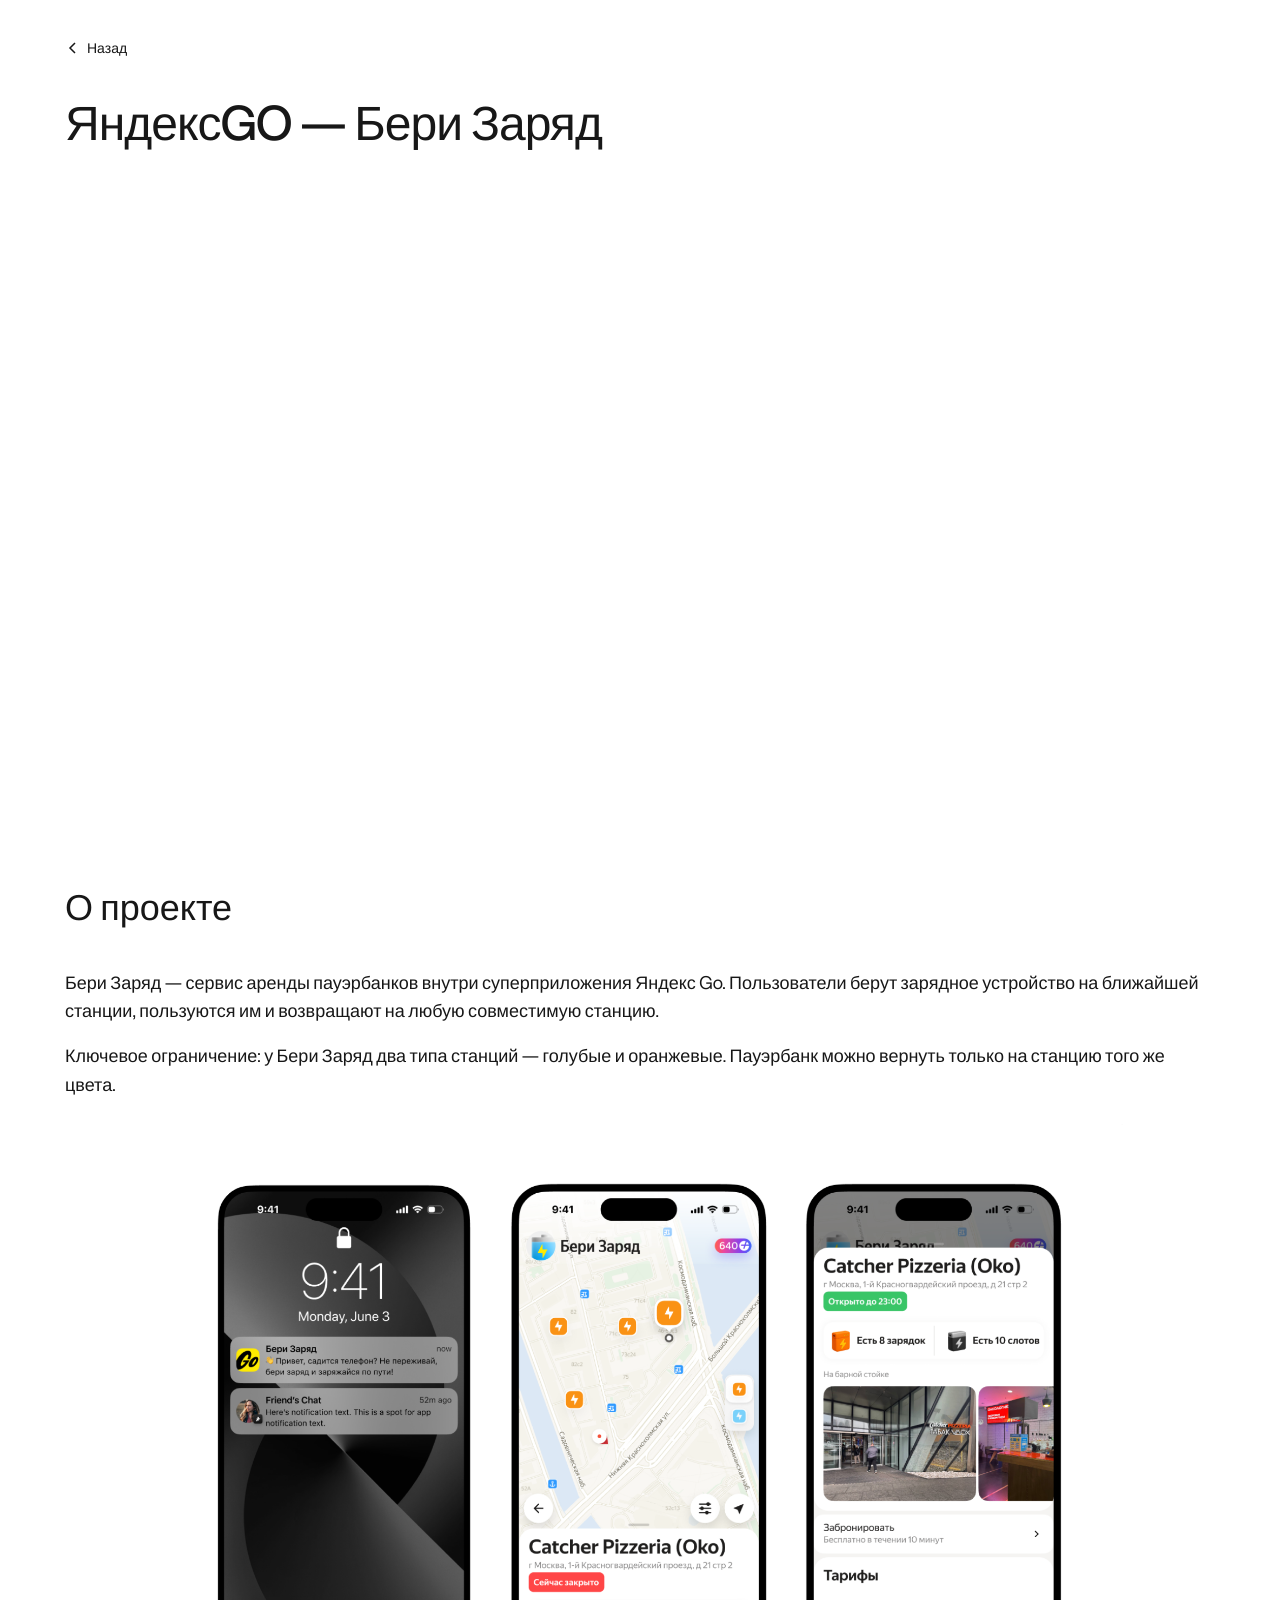
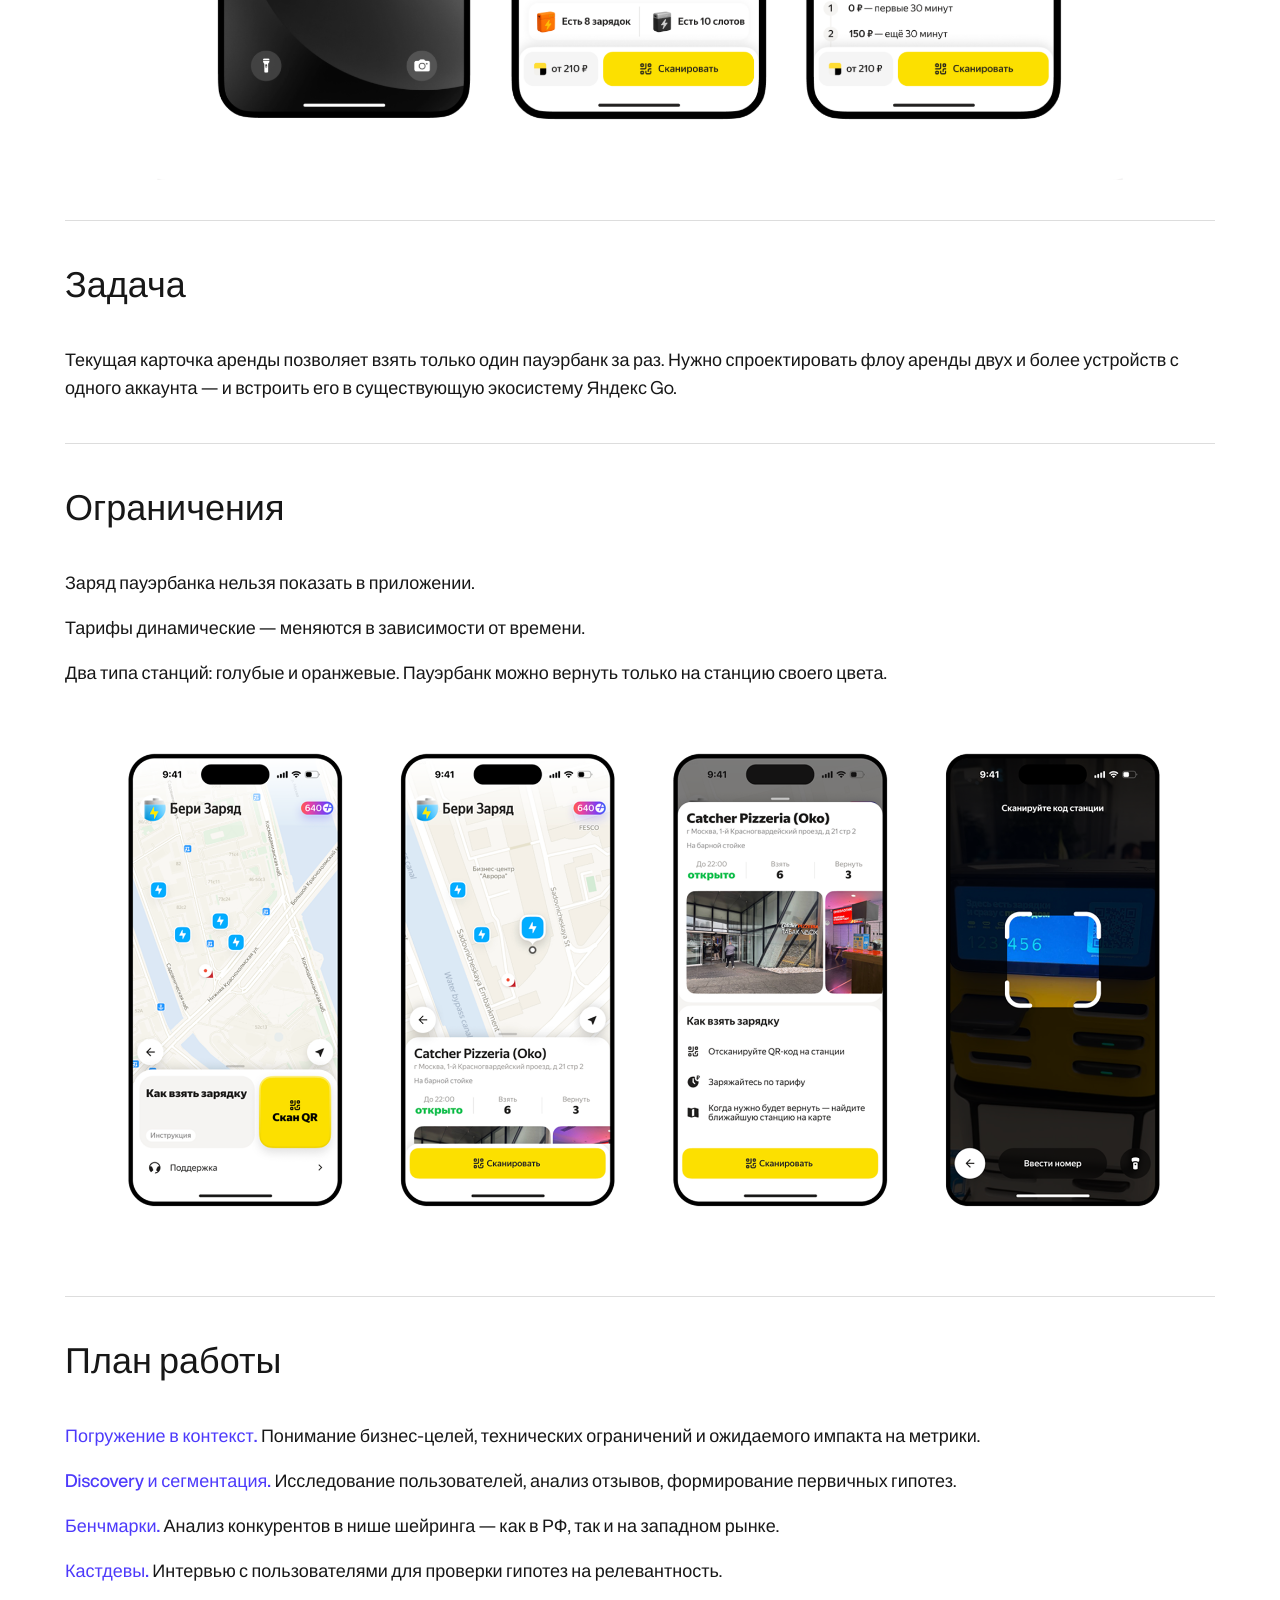
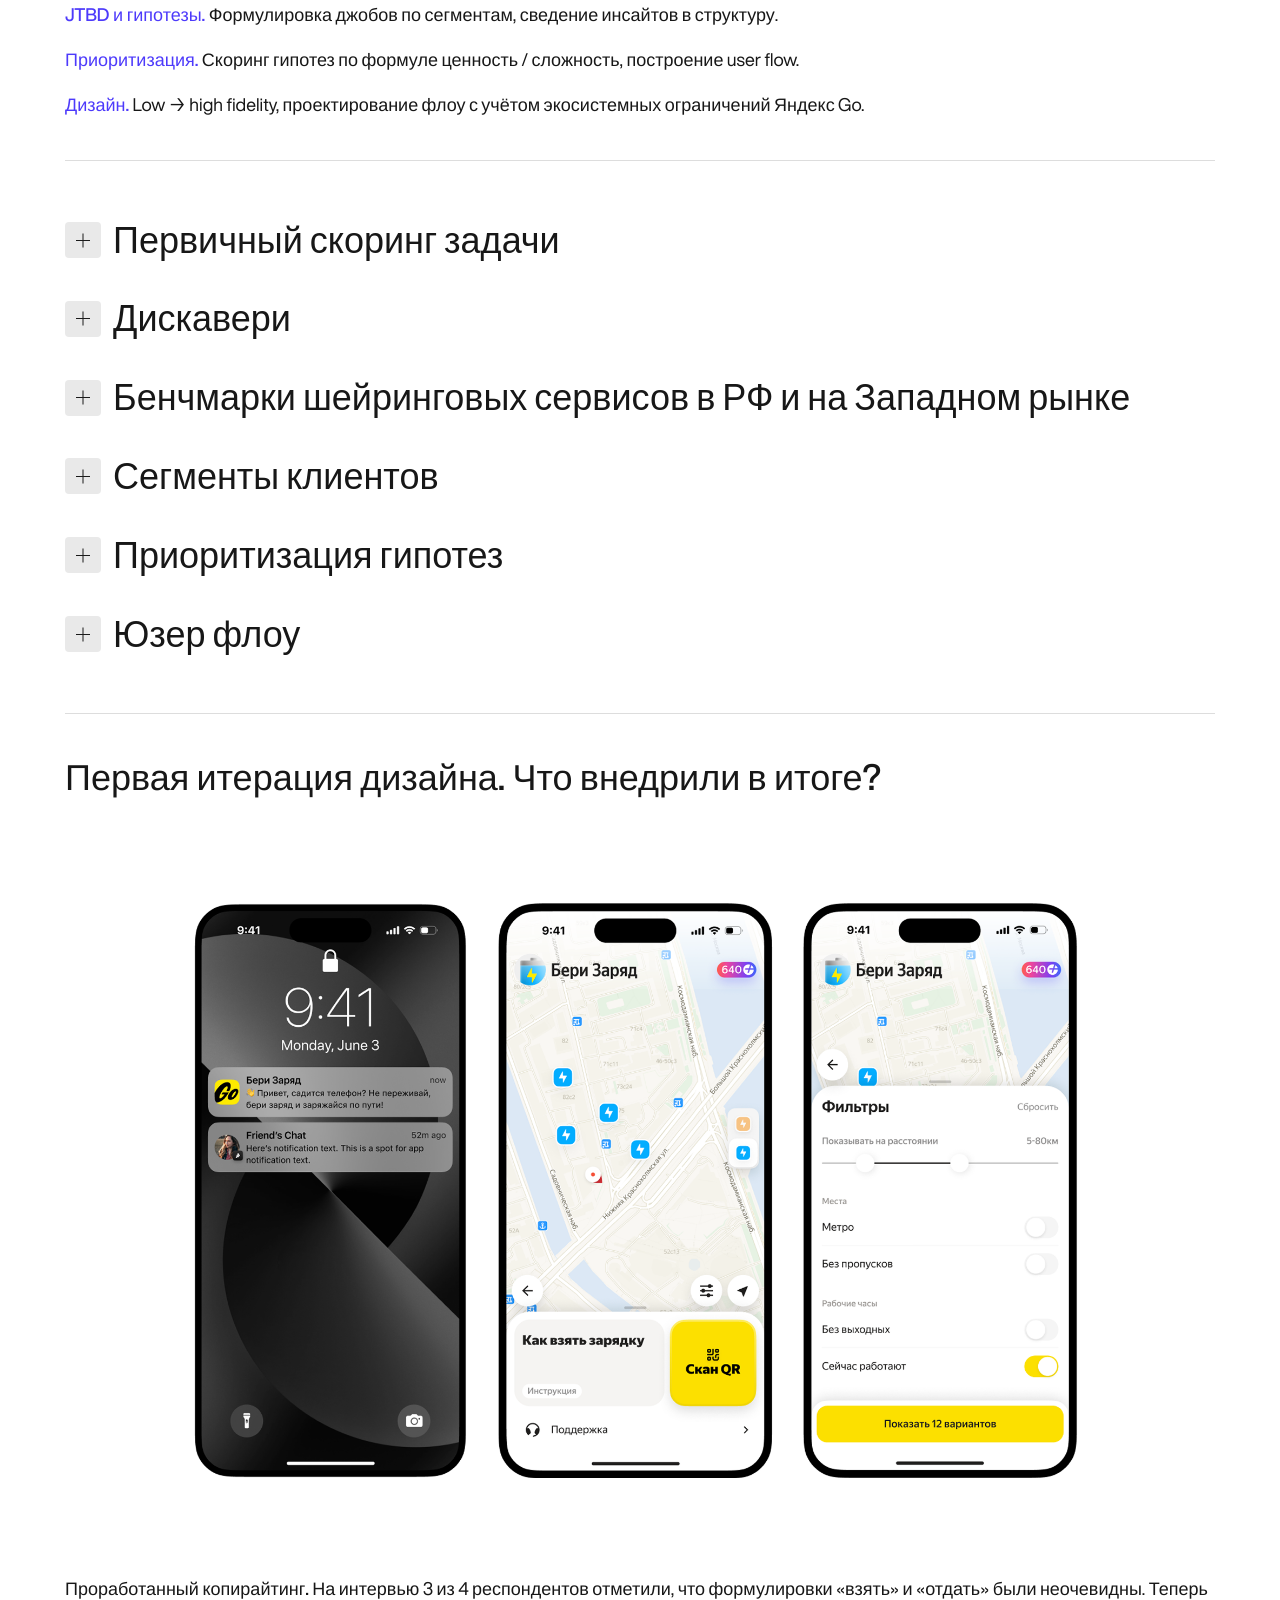
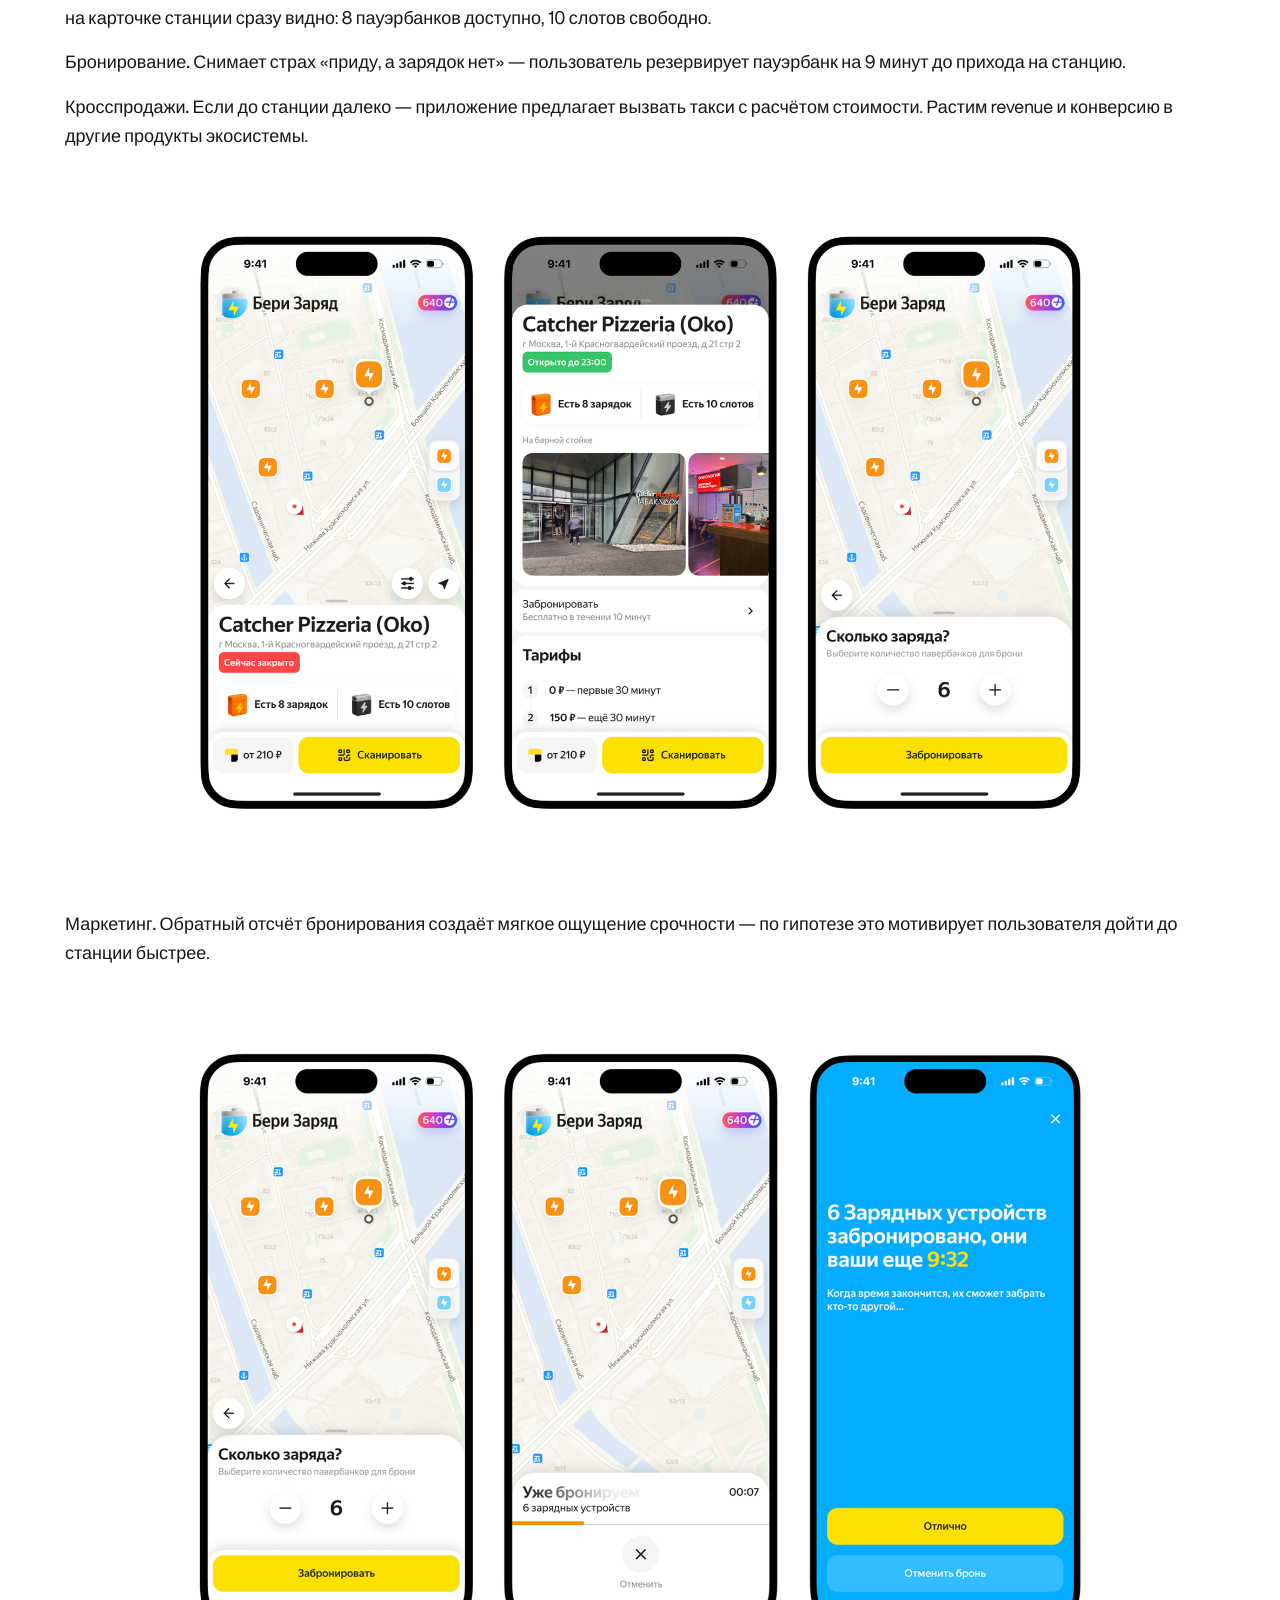
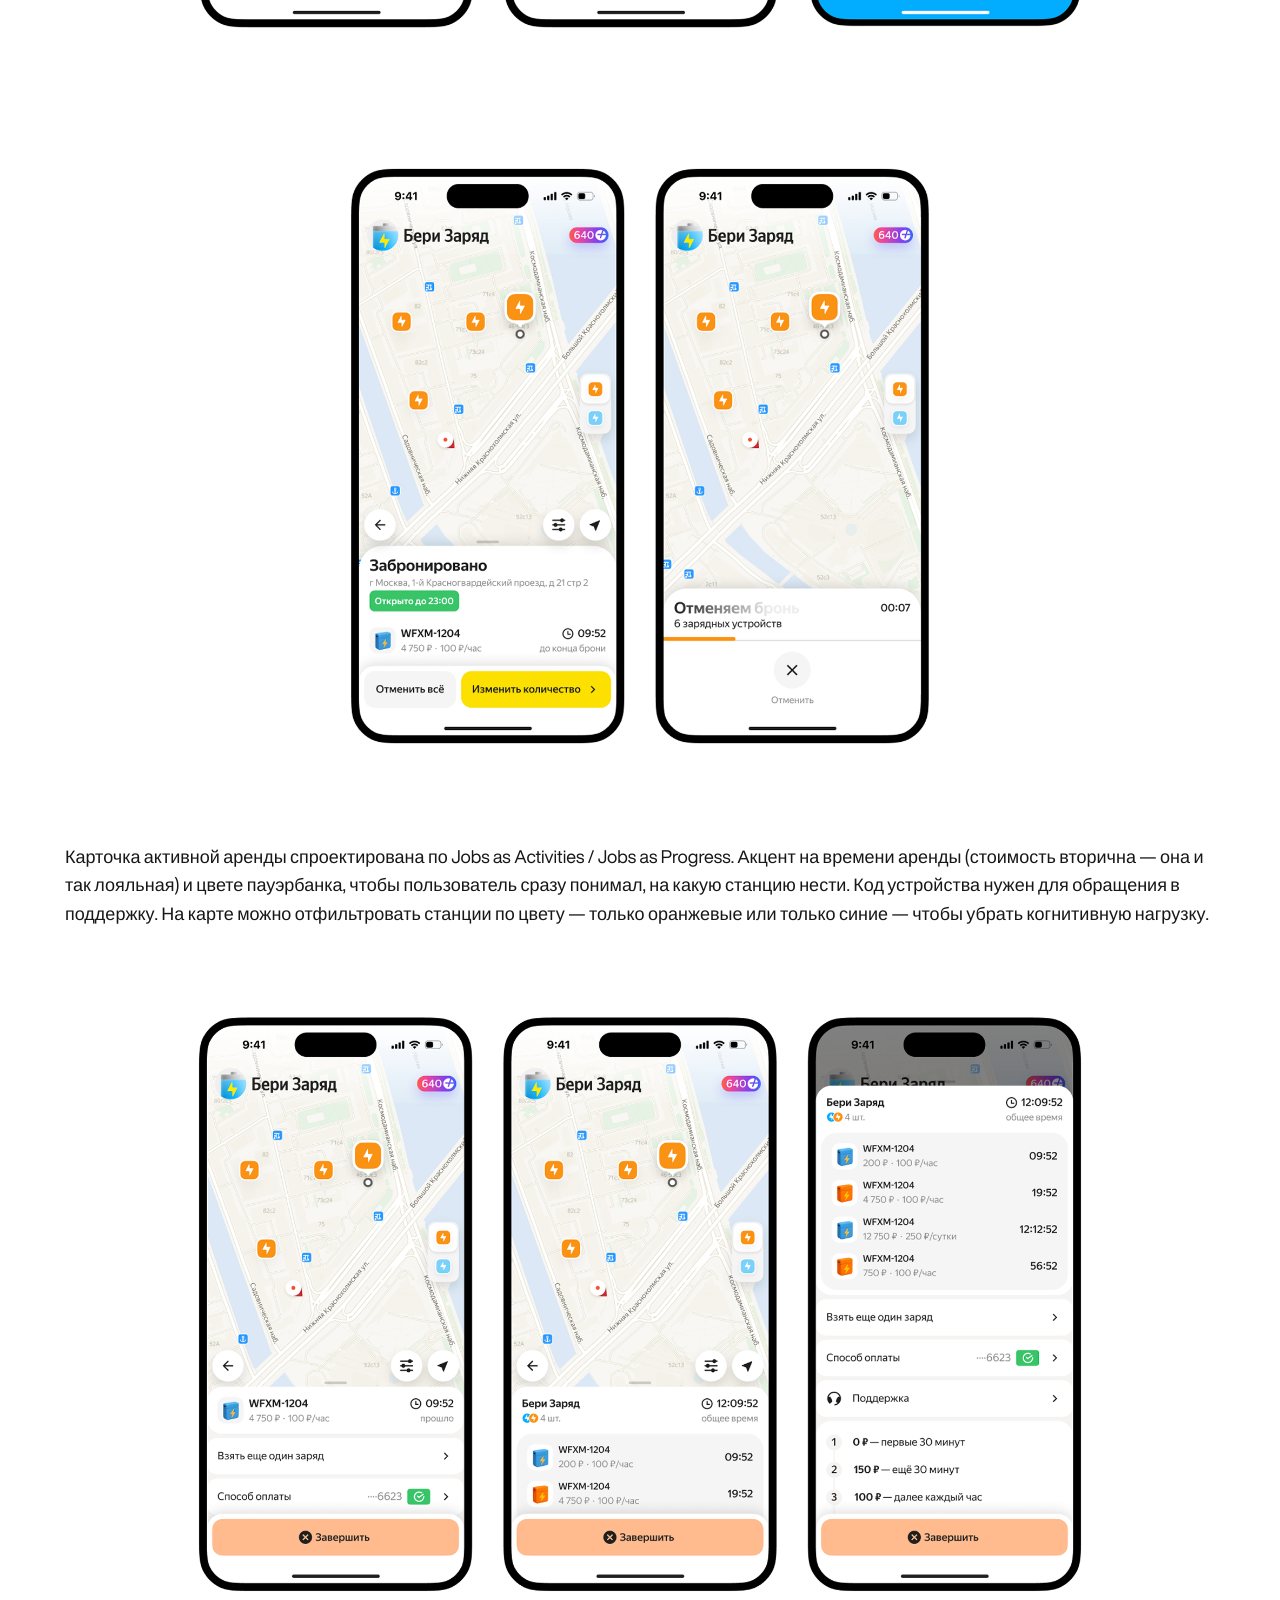
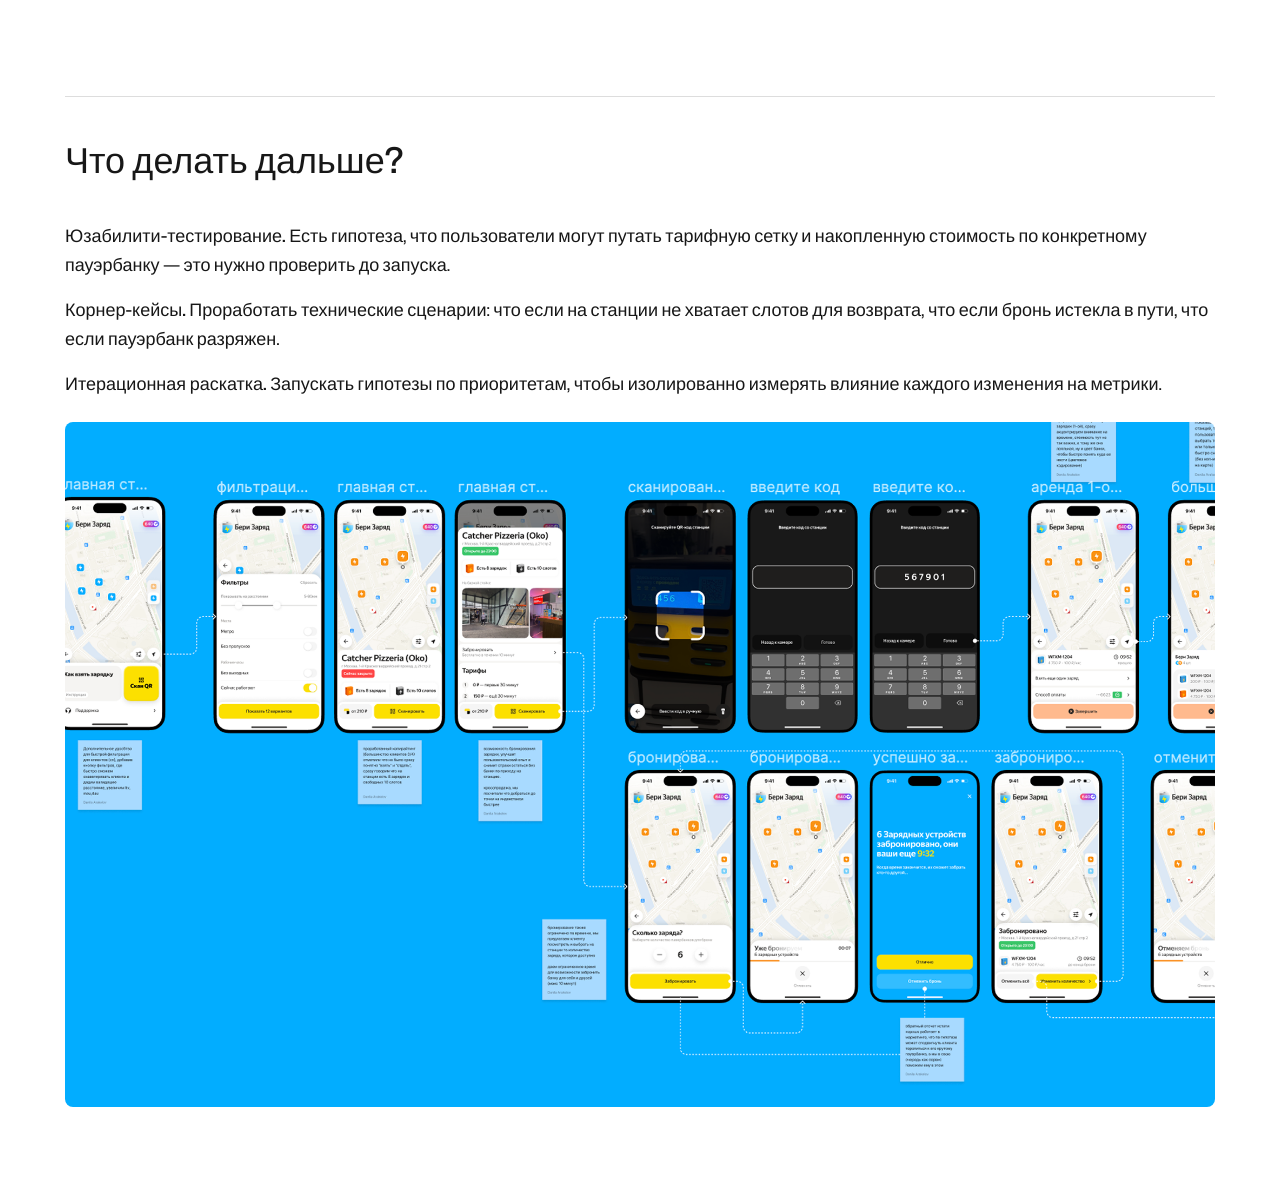
<file: cases/yandex-go.html>
<!doctype html>
<html lang="ru">
<head>
<meta charset="utf-8" />
<meta name="viewport" content="width=device-width,initial-scale=1" />
<title>ЯндексGO — Бери Заряд — Кузнецова Анастасия</title>
<link rel="icon" href="/favicon.ico?v=20260502" sizes="any" />
<link rel="icon" href="/favicon.svg?v=20260502" type="image/svg+xml" />
<link rel="icon" href="/favicon-32.png?v=20260502" type="image/png" sizes="32x32" />
<link rel="apple-touch-icon" href="/apple-touch-icon.png?v=20260502" />
<meta name="theme-color" content="#000000" />
<meta name="description" content="Кейс ЯндексGO — Бери Заряд: сценарий аренды power bank, поиск станции, оплата, состояние аренды и возврат." />
<link rel="canonical" href="https://morion-design.ru/cases/yandex-go.html" />
<meta property="og:type" content="article" />
<meta property="og:title" content="ЯндексGO — Бери Заряд" />
<meta property="og:description" content="UX-сценарий аренды power bank внутри привычной среды ЯндексGO." />
<meta property="og:image" content="https://morion-design.ru/media/yandex-case/1.png" />
<meta name="twitter:card" content="summary_large_image" />
<link rel="stylesheet" href="../style.css" />
<style>
  html, body { overflow: auto; height: auto; background: #fff; }

  @keyframes fadeSlideIn {
    from { opacity: 0; transform: translateY(20px); }
    to { opacity: 1; transform: translateY(0); }
  }

  .case-page { max-width: 1200px; margin: 0 auto; padding: 40px 25px 80px; animation: fadeSlideIn 1.2s cubic-bezier(0.4, 0, 0.2, 1) both; }
  .case-back { display: inline-flex; align-items: center; gap: 6px; font-size: 14px; font-weight: 400; color: #171717; margin-bottom: 40px; transition: opacity 180ms; }
  .case-back:hover { opacity: 0.5; }
  .case-back svg { width: 16px; height: 16px; }
  .case-header { margin-bottom: 40px; }
  .case-header h1 { font-size: 48px; font-weight: 500; line-height: 1.1; letter-spacing: -0.02em; color: #171717; margin-bottom: 8px; }
  .case-header .case-subtitle { font-size: 18px; color: #777; font-weight: 400; }
  .case-header .case-meta-row { display: flex; gap: 24px; margin-top: 16px; font-size: 14px; color: #171717; }
  .case-gallery-full img,
  .case-gallery-full video { width: 100%; border-radius: 8px; display: block; }
  .case-gallery-full video { aspect-ratio: 16 / 9; object-fit: cover; }
  .case-gallery-full { margin: 0; }
  .case-body { max-width: 100%; margin-top: 24px; }
  .case-body + .case-body { margin-top: 0; }
  .case-body + .case-gallery-full { margin-top: 40px; }
  .case-gallery-full + .case-body { margin-top: 48px; }
  .case-two-col {
    display: grid;
    grid-template-columns: 1fr 1fr;
    gap: 12px;
    margin: 24px 0;
  }
  .case-two-col img { width: 100%; border-radius: 8px; display: block; }
  .case-body p { font-size: 18px; line-height: 1.6; color: #171717; margin-bottom: 16px; font-weight: 400; }
  .case-body p strong { font-weight: 500; }
  .case-body h2 { font-size: clamp(24px, 5vw, 36px); font-weight: 500; line-height: 1.25; margin: 0 0 40px; color: #171717; }

  .highlight-block {
    background: #F3F3F3;
    border-radius: 8px;
    padding: 14px 18px;
    margin: 8px 0 24px;
    display: flex;
    align-items: center;
  }
  .highlight-block p {
    font-size: 20px;
    font-weight: 700;
    line-height: 1.3;
    color: #171717;
    margin-bottom: 0;
  }

  .collapsible { padding: 16px 0; }
  .collapsible:first-of-type { border-top: 1px solid #eee; padding-top: 24px; }
  .collapsible-toggle {
    display: flex;
    align-items: center;
    gap: 12px;
    width: 100%;
    background: none;
    border: none;
    cursor: pointer;
    font-family: inherit;
    font-size: 36px;
    font-weight: 500;
    line-height: 1.3;
    color: #171717;
    padding: 0;
    text-align: left;
  }
  .collapsible-icon {
    width: 36px;
    height: 36px;
    min-width: 36px;
    
    background: #e9e9e9;
    backdrop-filter: blur(23px);
    border-radius: 4px;
    display: flex;
    align-items: center;
    justify-content: center;
    position: relative;
  }
  .collapsible-icon .line {
    position: absolute;
    width: 14px;
    height: 1px;
    background: #1a1a1a;
    transition: transform 0.4s ease;
  }
  .collapsible-icon .line:first-child { transform: rotate(0deg); }
  .collapsible-icon .line:last-child { transform: rotate(90deg); }
  .collapsible.open .collapsible-icon .line:last-child { transform: rotate(0deg); }
  .collapsible-content { overflow: hidden; height: 0; transition: height 0.5s ease; }
  .collapsible-content-inner { padding-top: 24px; }
  .collapsible-content-inner p { font-size: 18px; line-height: 1.6; color: #171717; margin-bottom: 16px; font-weight: 400; }
  .collapsible-content-inner .highlight-block p { font-size: 20px; font-weight: 700; line-height: 1.3; margin-bottom: 0; color: #171717; }

  .label-badge {
    display: inline-flex; align-items: center; justify-content: center;
    width: 22px; height: 22px; background: #efefef; color: #000;
    border-radius: 2px; font-size: 11px; font-weight: 500;
    margin-right: 4px; vertical-align: middle;
  }
  .label-num {
    display: inline-flex; align-items: center; justify-content: center;
    width: 22px; height: 22px; background: #777; color: #000;
    border-radius: 50%; font-size: 11px; font-weight: 500;
    margin-right: 8px; vertical-align: middle;
  }
  .plan-item { display: flex; align-items: center; gap: 12px; margin-bottom: 20px; }
  .plan-item .plan-badges { display: flex; gap: 4px; margin-top: 3px; flex-shrink: 0; }
  .plan-item p { margin-bottom: 0; }
  @media (max-width: 699px) {
    .case-page { padding: 24px 16px 60px; }
    .case-body h2 { margin: 0 0 24px; }
    .case-two-col, [style*="grid-template-columns: 1fr 1fr"] { grid-template-columns: 1fr !important; }
    .collapsible-toggle { font-size: 20px; }
    .case-body p, .collapsible-content-inner p { font-size: 15px; line-height: 1.55; }
    .case-body h2 { font-size: 22px; }
    .highlight-block p { font-size: 16px !important; }
    .case-header .case-title { font-size: 28px; }
    .case-header .case-subtitle { font-size: 15px; }
    .collapsible-icon { width: 28px; height: 28px; min-width: 28px; }
  }
</style>
</head>
<body>
  <div class="case-page">
    <a href="../index.html" class="case-back">
      <svg viewBox="0 0 16 16"><path d="M10 3 L5 8 L10 13" fill="none" stroke="currentColor" stroke-width="1.5"/></svg>
      Назад
    </a>
    <div class="case-header">
      <h1>ЯндексGO — Бери Заряд</h1>
    </div>
    <div class="case-gallery-full">
      <video src="../media/yandex.mp4" autoplay muted loop playsinline></video>
    </div>

    <div class="case-body">
      <h2>О проекте</h2>
      <p>Бери Заряд — сервис аренды пауэрбанков внутри суперприложения Яндекс Go. Пользователи берут зарядное устройство на ближайшей станции, пользуются им и возвращают на любую совместимую станцию.</p>
      <p>Ключевое ограничение: у Бери Заряд два типа станций — голубые и оранжевые. Пауэрбанк можно вернуть только на станцию того же цвета.</p>
    </div>

    <div class="case-gallery-full" style="margin-top: 24px;">
      <img src="../media/yandex-case/yandex-new/1.png" alt="О проекте">
    </div>

    <hr style="border: none; border-top: 1px solid #ddd; margin: 40px 0;">

    <div class="case-body">
      <h2>Задача</h2>
      <p>Текущая карточка аренды позволяет взять только один пауэрбанк за раз. Нужно спроектировать флоу аренды двух и более устройств с одного аккаунта — и встроить его в существующую экосистему Яндекс Go.</p>
    </div>

    <hr style="border: none; border-top: 1px solid #ddd; margin: 40px 0;">

    <div class="case-body">
      <h2>Ограничения</h2>
      <p>Заряд пауэрбанка нельзя показать в приложении.</p>
      <p>Тарифы динамические — меняются в зависимости от времени.</p>
      <p>Два типа станций: голубые и оранжевые. Пауэрбанк можно вернуть только на станцию своего цвета.</p>
    </div>

    <div class="case-gallery-full" style="margin-top: 24px;">
      <img src="../media/yandex-case/yandex-new/2.png" alt="Ограничения">
    </div>

    <hr style="border: none; border-top: 1px solid #ddd; margin: 40px 0;">

    <div class="case-body">
      <h2>План работы</h2>
      <p><strong style="color: #4D3AFB;">Погружение в контекст.</strong> Понимание бизнес-целей, технических ограничений и ожидаемого импакта на метрики.</p>
      <p><strong style="color: #4D3AFB;">Discovery и сегментация.</strong> Исследование пользователей, анализ отзывов, формирование первичных гипотез.</p>
      <p><strong style="color: #4D3AFB;">Бенчмарки.</strong> Анализ конкурентов в нише шейринга — как в РФ, так и на западном рынке.</p>
      <p><strong style="color: #4D3AFB;">Кастдевы.</strong> Интервью с пользователями для проверки гипотез на релевантность.</p>
      <p><strong style="color: #4D3AFB;">JTBD и гипотезы.</strong> Формулировка джобов по сегментам, сведение инсайтов в структуру.</p>
      <p><strong style="color: #4D3AFB;">Приоритизация.</strong> Скоринг гипотез по формуле ценность / сложность, построение user flow.</p>
      <p><strong style="color: #4D3AFB;">Дизайн.</strong> Low → high fidelity, проектирование флоу с учётом экосистемных ограничений Яндекс Go.</p>
    </div>

    <hr style="border: none; border-top: 1px solid #ddd; margin: 40px 0;">

    <!-- Первичный скоринг задачи (collapsible) -->
    <div class="collapsible">
      <button class="collapsible-toggle">
        <span class="collapsible-icon"><span class="line"></span><span class="line"></span></span>
        Первичный скоринг задачи
      </button>
      <div class="collapsible-content">
        <div class="collapsible-content-inner">
          <p>Зафиксировала понимание задачи и ключевые критерии успеха.</p>
          <div class="case-gallery-full" style="margin: 24px 0;">
            <img src="../media/yandex-case/yandex-new/3.png" alt="Скоринг задачи">
          </div>
          <p>Сформулировала вопросы к карточке аренды — именно её предстояло переработать. Погружение в контекст помогло провести UX-аудит предметно.</p>
          <div class="case-gallery-full" style="margin: 24px 0;">
            <img src="../media/yandex-case/yandex-new/4.png" alt="UX-аудит">
          </div>
        </div>
      </div>
    </div>

    <!-- Discovery (collapsible) -->
    <div class="collapsible">
      <button class="collapsible-toggle">
        <span class="collapsible-icon"><span class="line"></span><span class="line"></span></span>
        Дискавери
      </button>
      <div class="collapsible-content">
        <div class="collapsible-content-inner">
          <p>Проанализировала шейринговые сервисы в РФ и на западном рынке: PowerApp, EnergoS, PowerNow и другие. Для каждого зафиксировала структуру главной страницы, карточку тарифа и флоу аренды.</p>
          <div class="case-gallery-full" style="margin: 24px 0;">
            <img src="../media/yandex-case/yandex-new/5.png" alt="Discovery">
          </div>
          <p><strong>Промежуточные выводы</strong></p>
          <div style="display: grid; grid-template-columns: 1fr 1fr; gap: 12px;">
            <div>
              <div style="background: #F3F3F3; border-radius: 8px; padding: 14px 18px; margin-bottom: 12px;"><p style="margin-bottom: 0; font-weight: 500;">Подсвечивать выгоду</p></div>
              <p>Если показывать индикатор спроса (по аналогии с Яндекс Такси — высокий / низкий), пользователь сможет принимать решение об аренде осознаннее, а сервис сможет влиять на распределение нагрузки.</p>
            </div>
            <div>
              <div style="background: #F3F3F3; border-radius: 8px; padding: 14px 18px; margin-bottom: 12px;"><p style="margin-bottom: 0; font-weight: 500;">Бронирование</p></div>
              <p>Функция предварительного бронирования с таймаутом снимет страх «приду, а зарядок нет» — особенно критично для группового сценария, когда нужно несколько устройств.</p>
            </div>
            <div>
              <div style="background: #F3F3F3; border-radius: 8px; padding: 14px 18px; margin-bottom: 12px;"><p style="margin-bottom: 0; font-weight: 500;">Индикатор динамической цены</p></div>
              <p>Прозрачность ценообразования повышает доверие — пользователь видит, почему цена такая, и может выбрать оптимальное время.</p>
            </div>
            <div>
              <div style="background: #F3F3F3; border-radius: 8px; padding: 14px 18px; margin-bottom: 12px;"><p style="margin-bottom: 0; font-weight: 500;">Кросспродажи внутри суперприложения</p></div>
              <p>Если до станции далеко — предложить вызвать такси прямо из карточки. Это сокращает время доступа к пауэрбанку и генерирует конверсию в другие продукты экосистемы.</p>
            </div>
            <div style="grid-column: 1 / -1;">
              <div style="background: #F3F3F3; border-radius: 8px; padding: 14px 18px; margin-bottom: 12px;"><p style="margin-bottom: 0; font-weight: 500;">Цветовое кодирование</p></div>
              <p>Визуальное разделение голубых и оранжевых станций на карте и в карточке аренды — чтобы пользователь сразу понимал, куда нести конкретный пауэрбанк.</p>
            </div>
          </div>
        </div>
      </div>
    </div>

    <!-- Бенчмарки (collapsible) -->
    <div class="collapsible">
      <button class="collapsible-toggle">
        <span class="collapsible-icon"><span class="line"></span><span class="line"></span></span>
        Бенчмарки шейринговых сервисов в РФ и на Западном рынке
      </button>
      <div class="collapsible-content">
        <div class="collapsible-content-inner">
          <p>На основе дискавери сформулировала гипотезы. Некоторые из них:</p>
          <div class="case-gallery-full" style="margin: 24px 0;">
            <img src="../media/yandex-case/yandex-new/6.png" alt="Бенчмарки">
          </div>
          <p><strong>Промежуточные выводы по discovery, вот некоторые из них:</strong></p>
          <div style="display: grid; grid-template-columns: 1fr 1fr; gap: 12px;">
            <div>
              <div style="background: #F3F3F3; border-radius: 8px; padding: 14px 18px; margin-bottom: 12px;"><p style="margin-bottom: 0; font-weight: 500;">Кросспродажи</p></div>
              <p>Если в приложении добавить построение маршрута до ближайшей станции "Бери заряд" и предложить при необходимости вызвать такси до неё, то время поиска и доступа к пауэрбанку сократится в среднем на 3 минуты, а конверсия в аренду вырастет за счёт удобства перемещения к точке.</p>
            </div>
            <div>
              <div style="background: #F3F3F3; border-radius: 8px; padding: 14px 18px; margin-bottom: 12px;"><p style="margin-bottom: 0; font-weight: 500;">Ограничения</p></div>
              <p>У каждого пауэрбанка есть уникальный идентификатор, поэтому возврат оформляется по одному — сдать все разом одной кнопкой нельзя.</p>
            </div>
            <div>
              <div style="background: #F3F3F3; border-radius: 8px; padding: 14px 18px; margin-bottom: 12px;"><p style="margin-bottom: 0; font-weight: 500;">Прозрачность на старте</p></div>
              <p>Перед началом аренды хороший UX – показать тариф. Например, Яндекс Go при выборе станции «Бери заряд» сразу отображает текущую стоимость аренды на этой точке.</p>
            </div>
            <div>
              <div style="background: #F3F3F3; border-radius: 8px; padding: 14px 18px; margin-bottom: 12px;"><p style="margin-bottom: 0; font-weight: 500;">Цветовое кодирование</p></div>
              <p>Дать цветовое кодирование для конкретной банки (синей/оранжевой), чтобы дать клиенту возможность навигировать внутри сервиса.</p>
            </div>
            <div style="grid-column: 1 / -1;">
              <div style="background: #F3F3F3; border-radius: 8px; padding: 14px 18px; margin-bottom: 12px;"><p style="margin-bottom: 0; font-weight: 500;">Доступность</p></div>
              <p>Если добавить функцию построения маршрута до выбранной станции прямо в приложении, чтобы пользователю было легче и быстрее найти нужную станцию, это может снизить вероятность того, что пользователь заблудится, и улучшит общее впечатление от сервиса.</p>
            </div>
          </div>
        </div>
      </div>
    </div>

    <!-- Сегменты клиентов (collapsible) -->
    <div class="collapsible">
      <button class="collapsible-toggle">
        <span class="collapsible-icon"><span class="line"></span><span class="line"></span></span>
        Сегменты клиентов
      </button>
      <div class="collapsible-content">
        <div class="collapsible-content-inner">
          <p>По результатам анализа отзывов и интервью выделила два ключевых сегмента для мультиаренды:</p>
          <div style="display: grid; grid-template-columns: 1fr 1fr; gap: 12px;">
            <div>
              <div style="background: #F3F3F3; border-radius: 8px; padding: 14px 18px; margin-bottom: 12px;"><p style="margin-bottom: 0; font-weight: 500;">Туристы и путешественники</p></div>
              <p>Берут пауэрбанки в поездках для себя и детей. Ценят скорость, не хотят разбираться в интерфейсе. Групповой сценарий: семья с несколькими гаджетами.</p>
            </div>
            <div>
              <div style="background: #F3F3F3; border-radius: 8px; padding: 14px 18px; margin-bottom: 12px;"><p style="margin-bottom: 0; font-weight: 500;">Школьники и студенты</p></div>
              <p>Арендуют несколько устройств для компании — в библиотеке, на фестивале, в кафе. Чувствительны к цене, важна прозрачность тарифов.</p>
            </div>
          </div>
          <p>Для каждого сегмента прописала джобы по модели Jobs as Progress / Jobs as Activities, чтобы видеть и боли, и ожидания от результата.</p>
          <div class="case-gallery-full" style="margin: 24px 0;">
            <img src="../media/yandex-case/yandex-new/7.png" alt="Сегменты клиентов">
          </div>
        </div>
      </div>
    </div>

    <!-- Приоритизация гипотез (collapsible) -->
    <div class="collapsible">
      <button class="collapsible-toggle">
        <span class="collapsible-icon"><span class="line"></span><span class="line"></span></span>
        Приоритизация гипотез
      </button>
      <div class="collapsible-content">
        <div class="collapsible-content-inner">
          <p><strong>Некоторые гипотезы, которые пошли в первую итерацию:</strong></p>
          <div style="display: grid; grid-template-columns: 1fr 1fr; gap: 12px;">
            <div>
              <div style="background: #F3F3F3; border-radius: 8px; padding: 14px 18px; margin-bottom: 12px;"><p style="margin-bottom: 0; font-weight: 500;">Быстрый поиск станций</p></div>
              <p>Если приложение навигирует пользователя к ближайшим станциям возврата — особенно когда нужно сдать пауэрбанки разных цветов на разные точки — это сокращает время и повышает Session Length.</p>
            </div>
            <div>
              <div style="background: #F3F3F3; border-radius: 8px; padding: 14px 18px; margin-bottom: 12px;"><p style="margin-bottom: 0; font-weight: 500;">Дополнительная ценность</p></div>
              <p>Если отправлять пуш-уведомление, когда уровень заряда телефона низкий (по аналогии с EnergyGo) — пользователь получает предложение в момент реальной потребности. Метрики: CR, RPR, Sticky Factor.</p>
            </div>
            <div>
              <div style="background: #F3F3F3; border-radius: 8px; padding: 14px 18px; margin-bottom: 12px;"><p style="margin-bottom: 0; font-weight: 500;">Подсвечиваем временные тарифы</p></div>
              <p>Если подсвечивать выгодные тарифы в зависимости от времени суток (по аналогии с индикатором спроса в Яндекс Такси) — пользователь видит, когда арендовать выгоднее. Метрики: Activate Something Rate, Sessions Frequency, RPR.</p>
            </div>
            <div>
              <div style="background: #F3F3F3; border-radius: 8px; padding: 14px 18px; margin-bottom: 12px;"><p style="margin-bottom: 0; font-weight: 500;">Цветовое кодирование</p></div>
              <p>Цветовое кодирование станций на карте и в карточке — пользователь может отфильтровать только нужный цвет и быстро найти точку возврата. Метрики: AOV, LTV, MAU/DAU.</p>
            </div>
          </div>
        </div>
      </div>
    </div>

    <!-- Core Flow (collapsible) -->
    <div class="collapsible">
      <button class="collapsible-toggle">
        <span class="collapsible-icon"><span class="line"></span><span class="line"></span></span>
        Юзер флоу
      </button>
      <div class="collapsible-content">
        <div class="collapsible-content-inner">
          <div class="case-gallery-full">
            <img src="../media/yandex-case/yandex-new/8.png" alt="Core Flow">
          </div>
        </div>
      </div>
    </div>

    <hr style="border: none; border-top: 1px solid #ddd; margin: 40px 0;">

    <!-- Первая итерация -->
    <div class="case-body">
      <h2>Первая итерация дизайна. Что внедрили в итоге?</h2>
    </div>

    <div class="case-gallery-full" style="margin-top: 24px;">
      <img src="../media/yandex-case/yandex-new/9.png" alt="Первая итерация">
    </div>

    <div class="case-body" style="margin-top: 32px;">
      <p><strong>Проработанный копирайтинг.</strong> На интервью 3 из 4 респондентов отметили, что формулировки «взять» и «отдать» были неочевидны. Теперь на карточке станции сразу видно: 8 пауэрбанков доступно, 10 слотов свободно.</p>
      <p><strong>Бронирование.</strong> Снимает страх «приду, а зарядок нет» — пользователь резервирует пауэрбанк на 9 минут до прихода на станцию.</p>
      <p><strong>Кросспродажи.</strong> Если до станции далеко — приложение предлагает вызвать такси с расчётом стоимости. Растим revenue и конверсию в другие продукты экосистемы.</p>
    </div>

    <div class="case-gallery-full" style="margin-top: 24px;">
      <img src="../media/yandex-case/yandex-new/10.png" alt="Кросспродажи">
    </div>

    <div class="case-body" style="margin-top: 32px;">
      <p><strong>Маркетинг.</strong> Обратный отсчёт бронирования создаёт мягкое ощущение срочности — по гипотезе это мотивирует пользователя дойти до станции быстрее.</p>
    </div>

    <div class="case-gallery-full" style="margin-top: 24px;">
      <img src="../media/yandex-case/yandex-new/11.png" alt="Маркетинг">
    </div>

    <div class="case-gallery-full" style="margin-top: 12px;">
      <img src="../media/yandex-case/yandex-new/12.png" alt="Маркетинг 2">
    </div>

    <div class="case-body" style="margin-top: 32px;">
      <p>Карточка активной аренды спроектирована по Jobs as Activities / Jobs as Progress. Акцент на времени аренды (стоимость вторична — она и так лояльная) и цвете пауэрбанка, чтобы пользователь сразу понимал, на какую станцию нести. Код устройства нужен для обращения в поддержку. На карте можно отфильтровать станции по цвету — только оранжевые или только синие — чтобы убрать когнитивную нагрузку.</p>
    </div>

    <div class="case-gallery-full" style="margin-top: 24px;">
      <img src="../media/yandex-case/yandex-new/13.png" alt="Карточка зарядки">
    </div>

    <hr style="border: none; border-top: 1px solid #ddd; margin: 40px 0;">

    <!-- Что делать дальше? -->
    <div class="case-body">
      <h2>Что делать дальше?</h2>
      <p><strong>Юзабилити-тестирование.</strong> Есть гипотеза, что пользователи могут путать тарифную сетку и накопленную стоимость по конкретному пауэрбанку — это нужно проверить до запуска.</p>
      <p><strong>Корнер-кейсы.</strong> Проработать технические сценарии: что если на станции не хватает слотов для возврата, что если бронь истекла в пути, что если пауэрбанк разряжен.</p>
      <p><strong>Итерационная раскатка.</strong> Запускать гипотезы по приоритетам, чтобы изолированно измерять влияние каждого изменения на метрики.</p>
    </div>

    <div class="case-gallery-full" style="margin-top: 24px;">
      <img src="../media/yandex-case/yandex-new/14.png" alt="Что дальше">
    </div>

  </div>

<script>
document.querySelectorAll('.collapsible-toggle').forEach(btn => {
  btn.addEventListener('click', () => {
    const parent = btn.closest('.collapsible');
    const content = parent.querySelector('.collapsible-content');
    const inner = content.querySelector('.collapsible-content-inner');
    if (parent.classList.contains('open')) {
      content.style.height = content.scrollHeight + 'px';
      requestAnimationFrame(() => { content.style.height = '0'; });
      parent.classList.remove('open');
    } else {
      parent.classList.add('open');
      content.style.height = inner.offsetHeight + 'px';
      content.addEventListener('transitionend', () => {
        if (parent.classList.contains('open')) content.style.height = 'auto';
      }, { once: true });
    }
  });
});

document.querySelectorAll('.case-back').forEach(link => {
  link.addEventListener('click', (e) => {
    e.preventDefault();
    const href = link.getAttribute('href');
    document.querySelector('.case-page').style.transition = 'opacity 1.2s cubic-bezier(0.4, 0, 0.2, 1), transform 1.2s cubic-bezier(0.4, 0, 0.2, 1)';
    document.querySelector('.case-page').style.opacity = '0';
    document.querySelector('.case-page').style.transform = 'translateY(15px)';
    setTimeout(() => { window.location.href = href; }, 1000);
  });
});
</script>
</body>
</html>
</file>
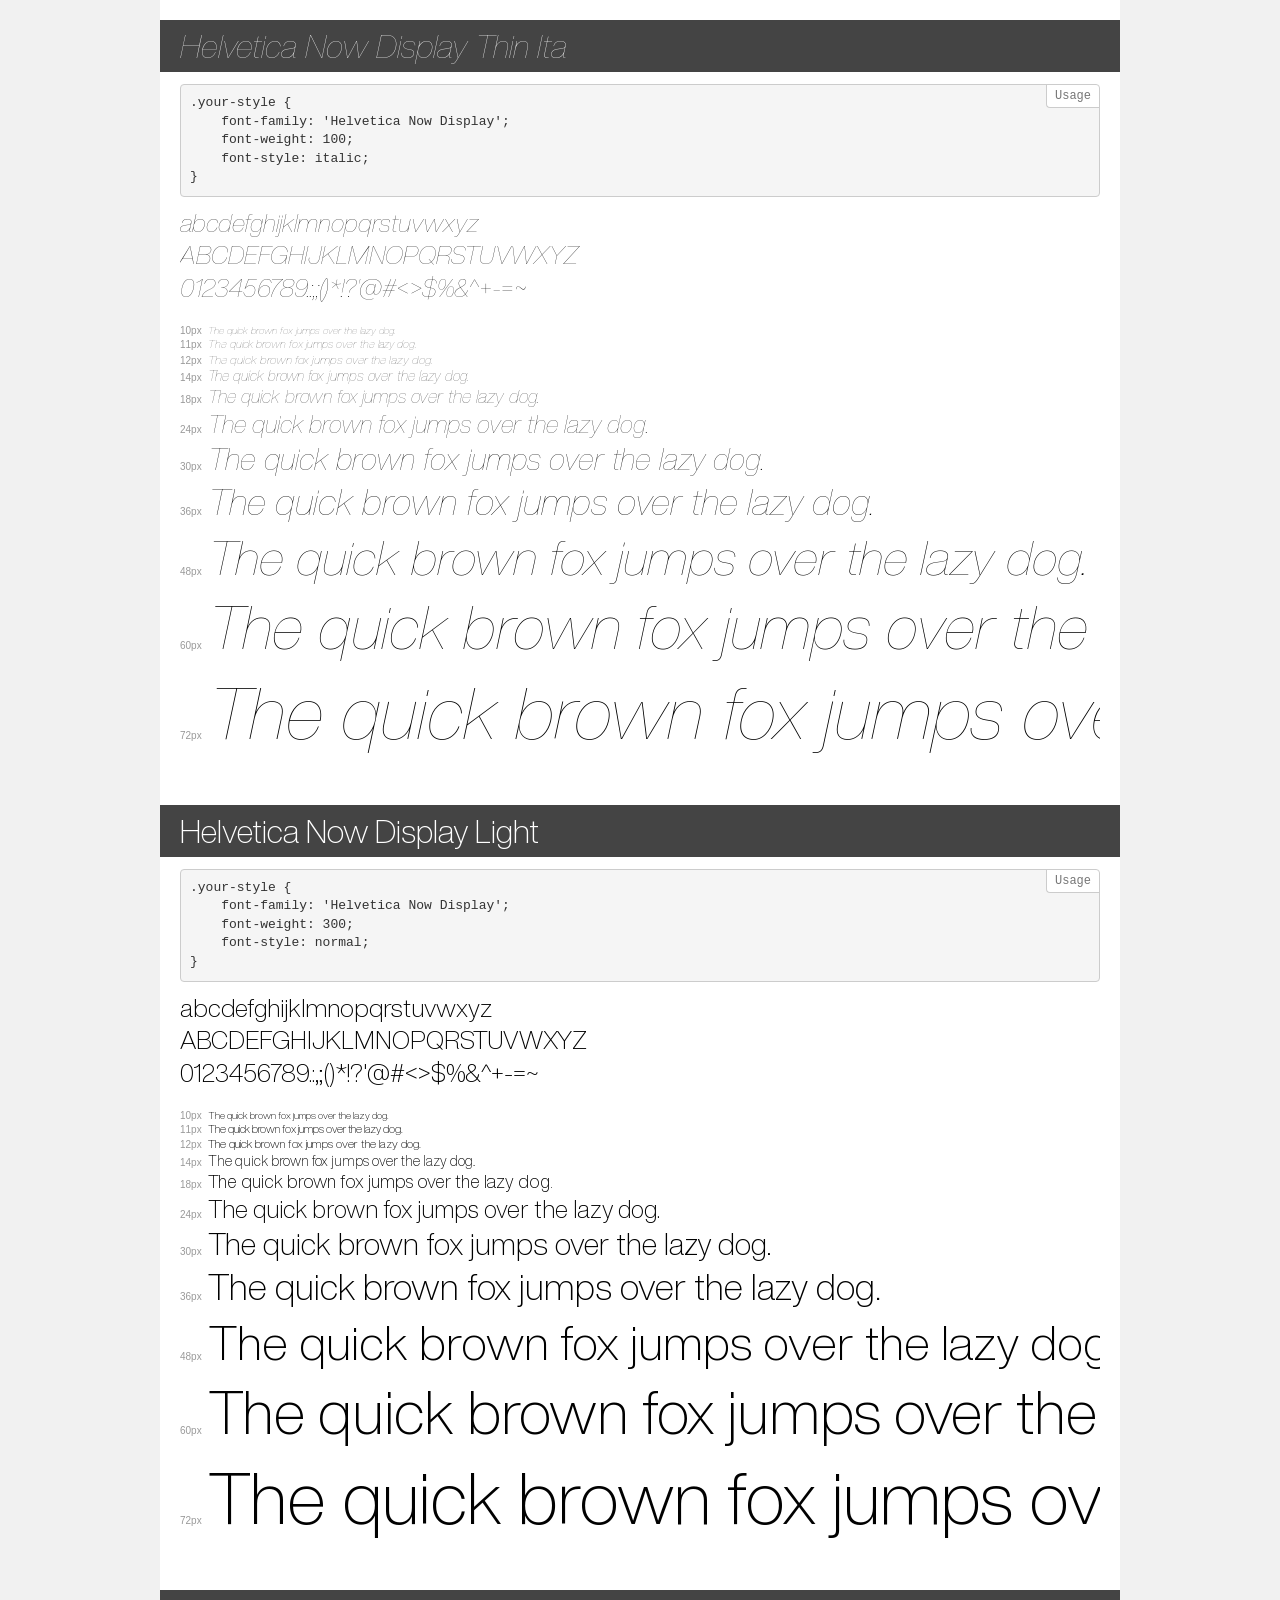
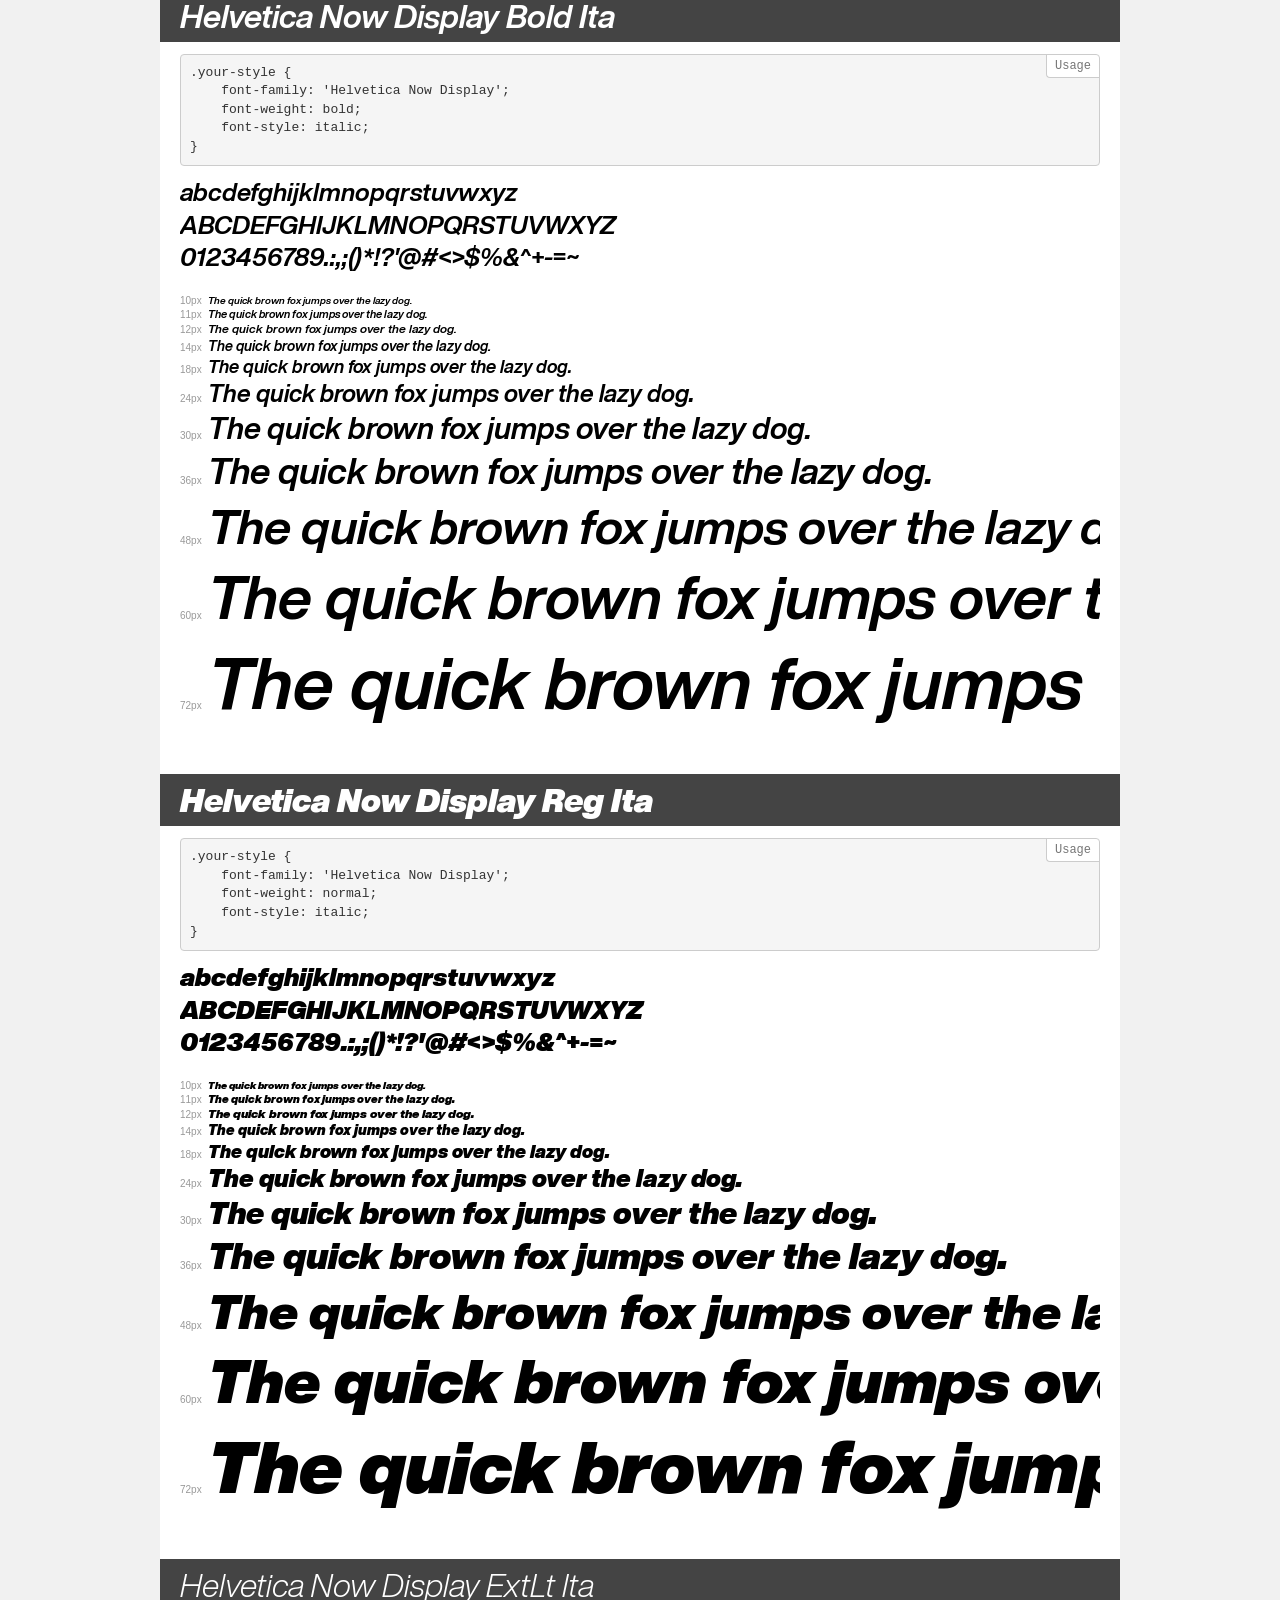
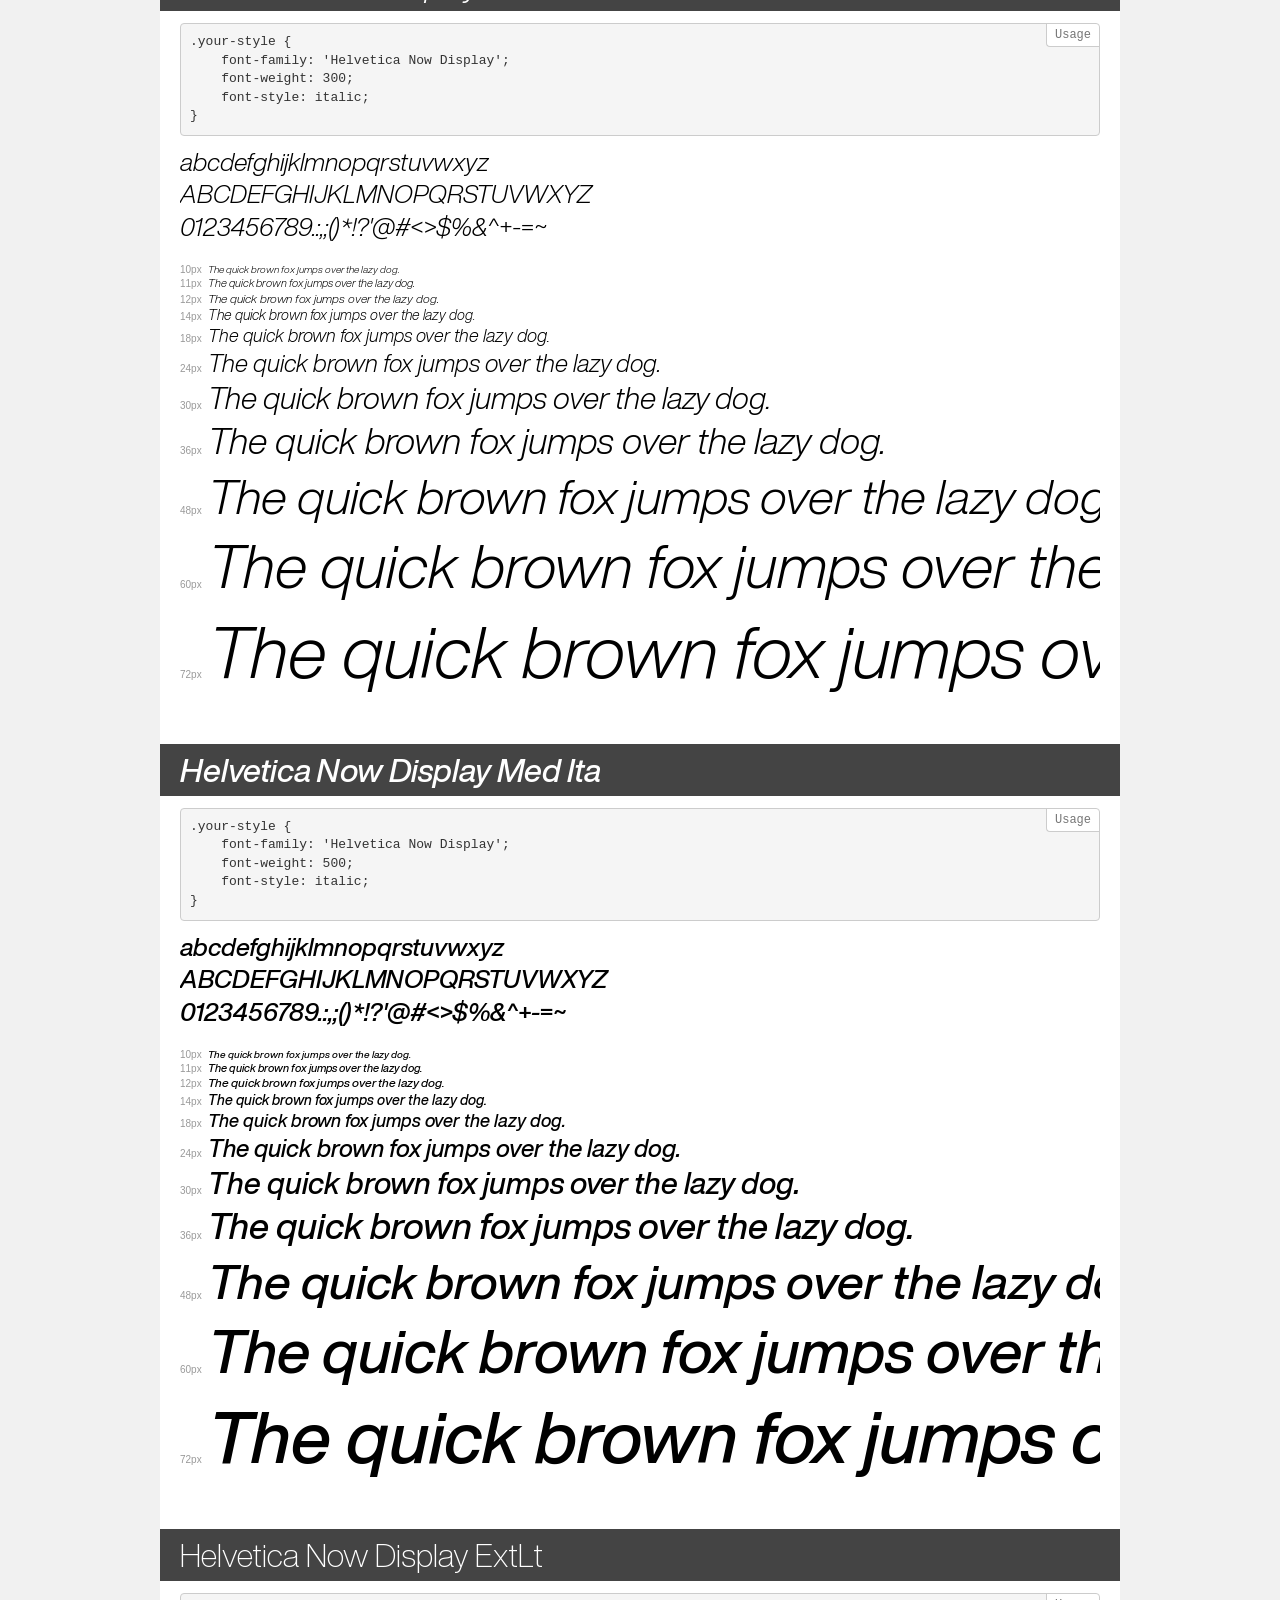
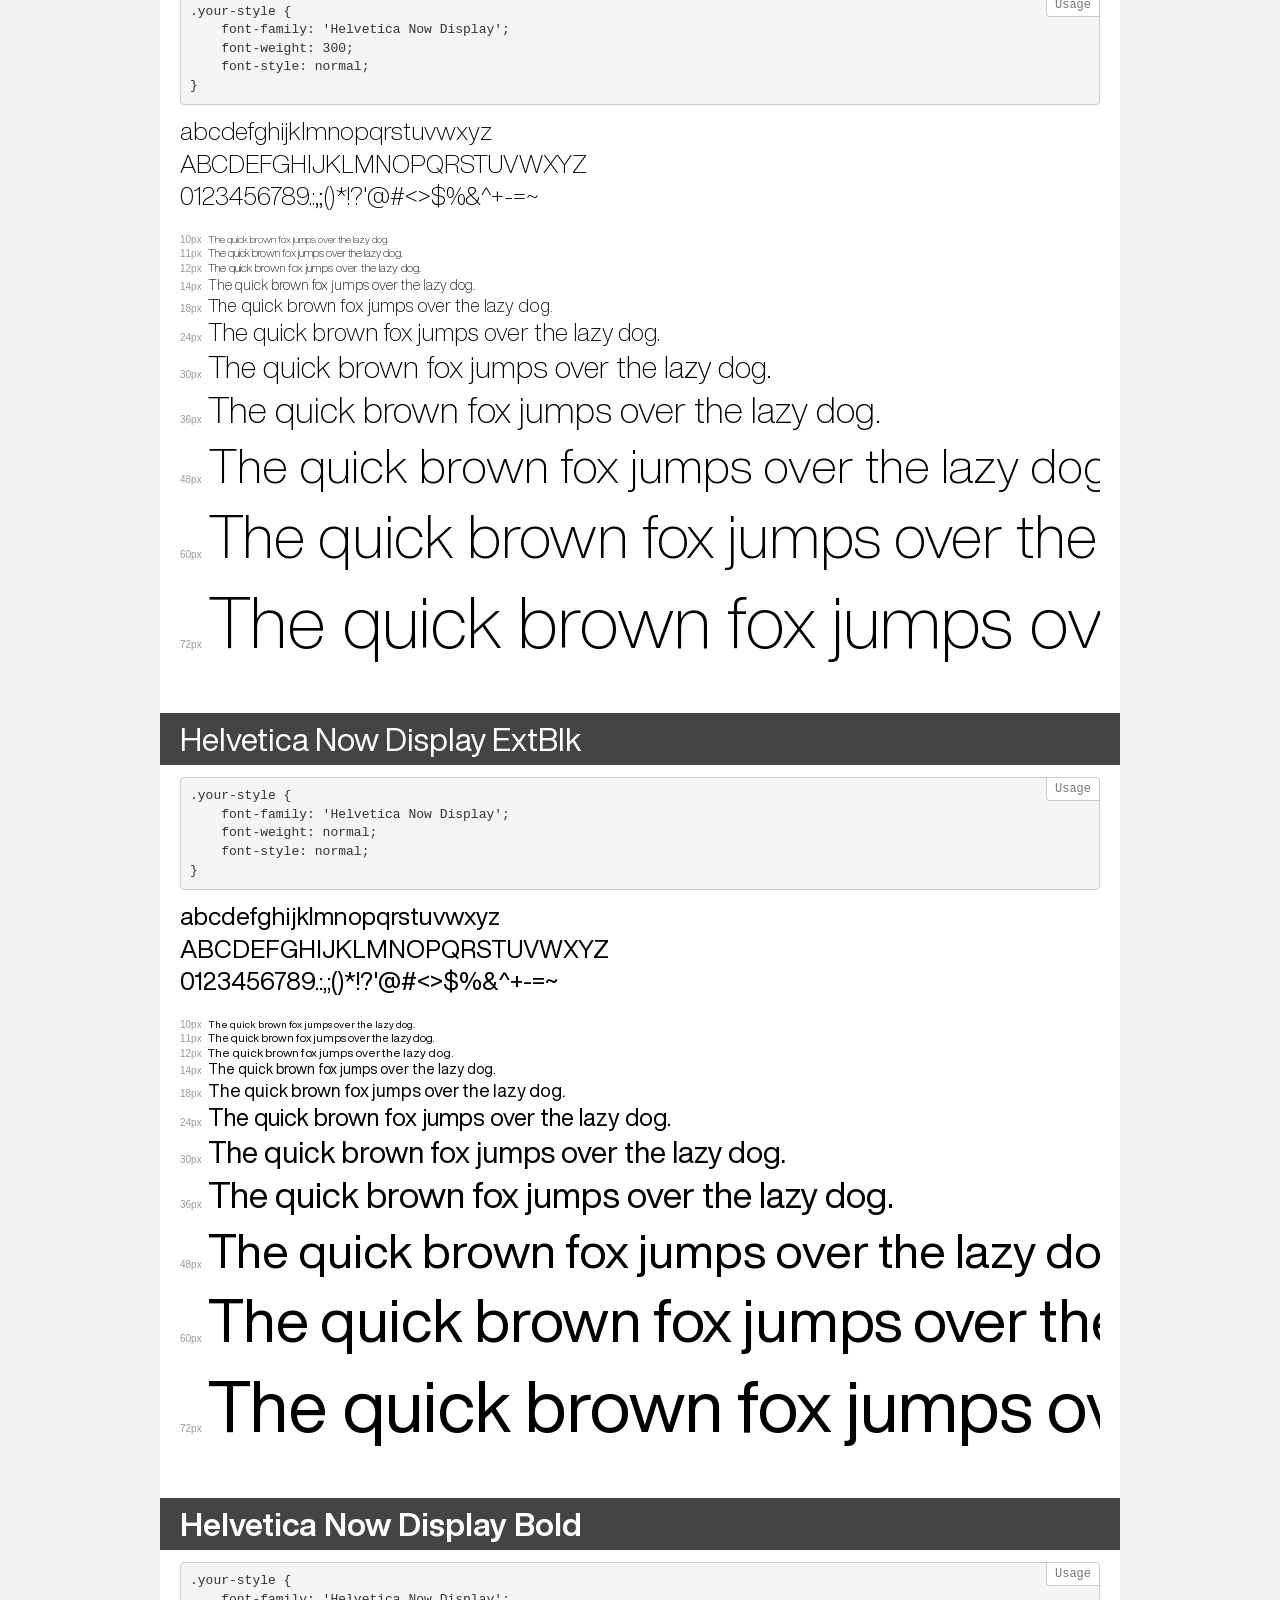
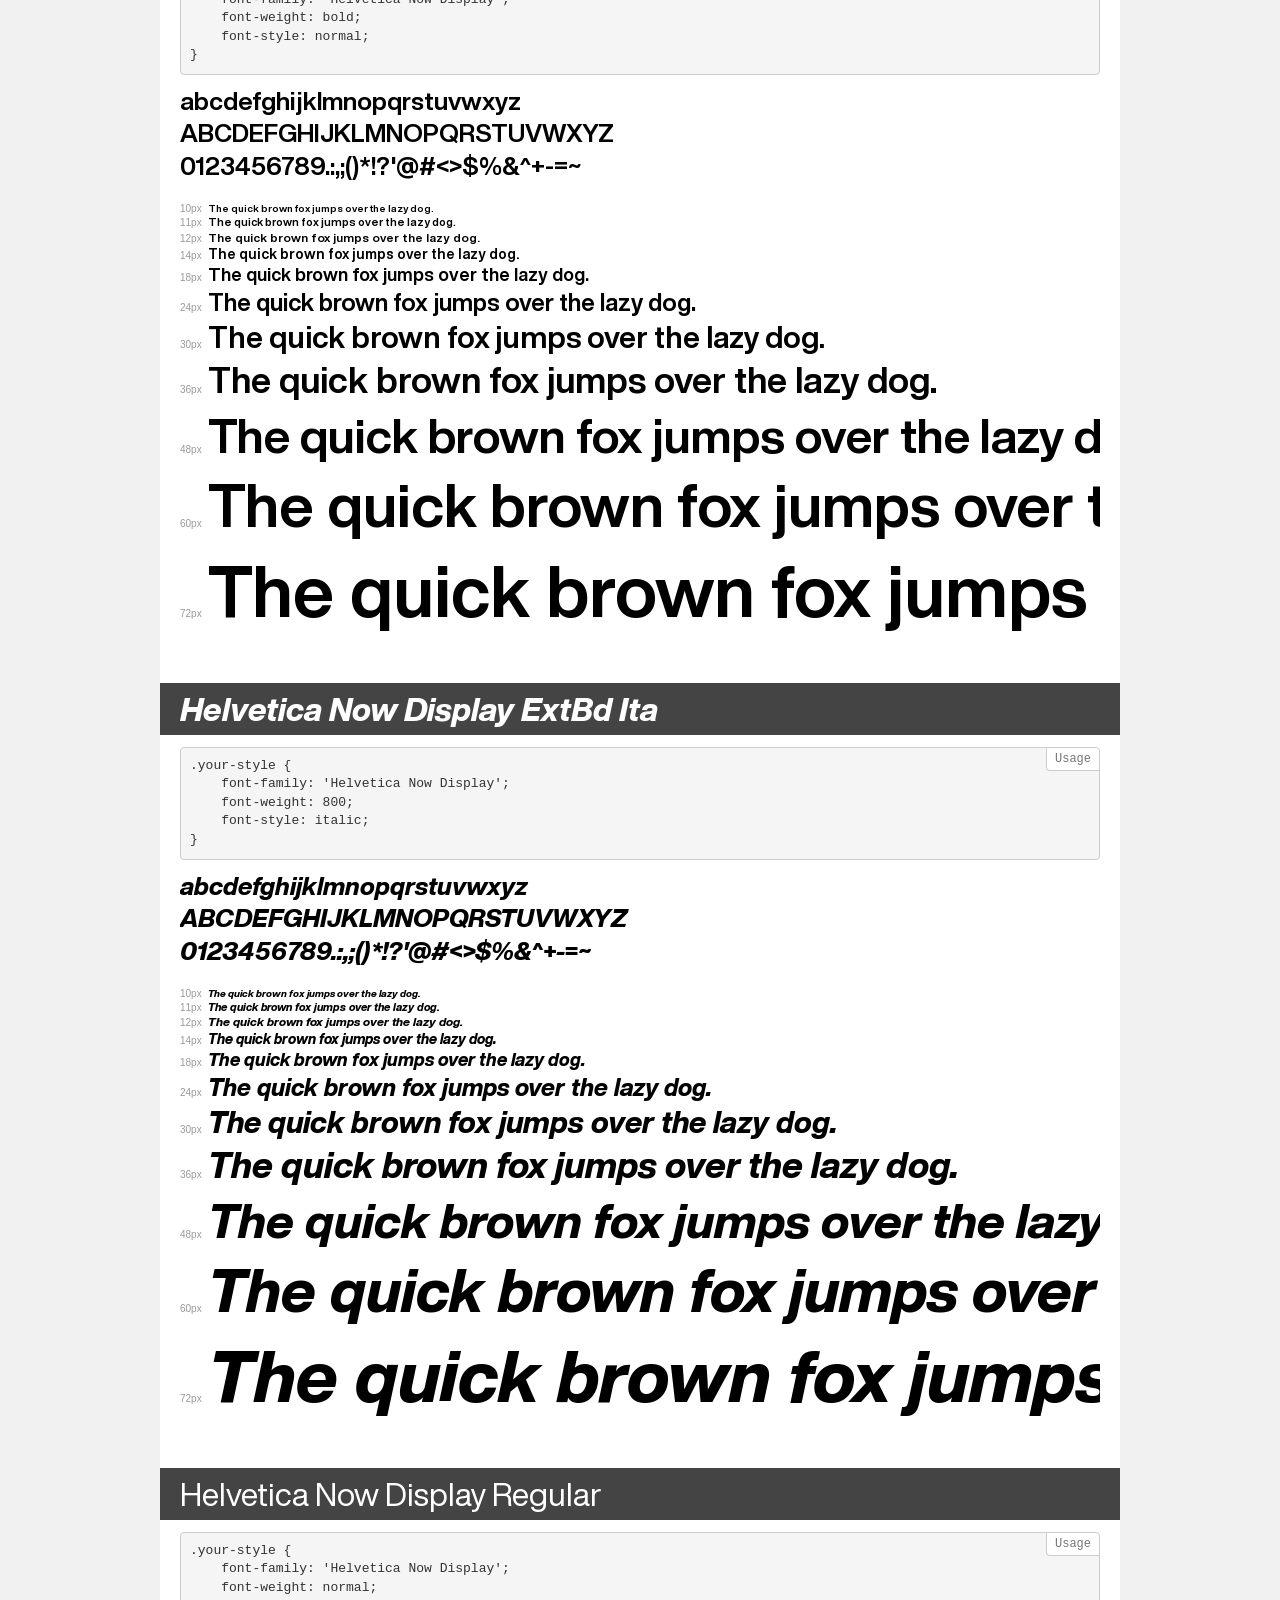
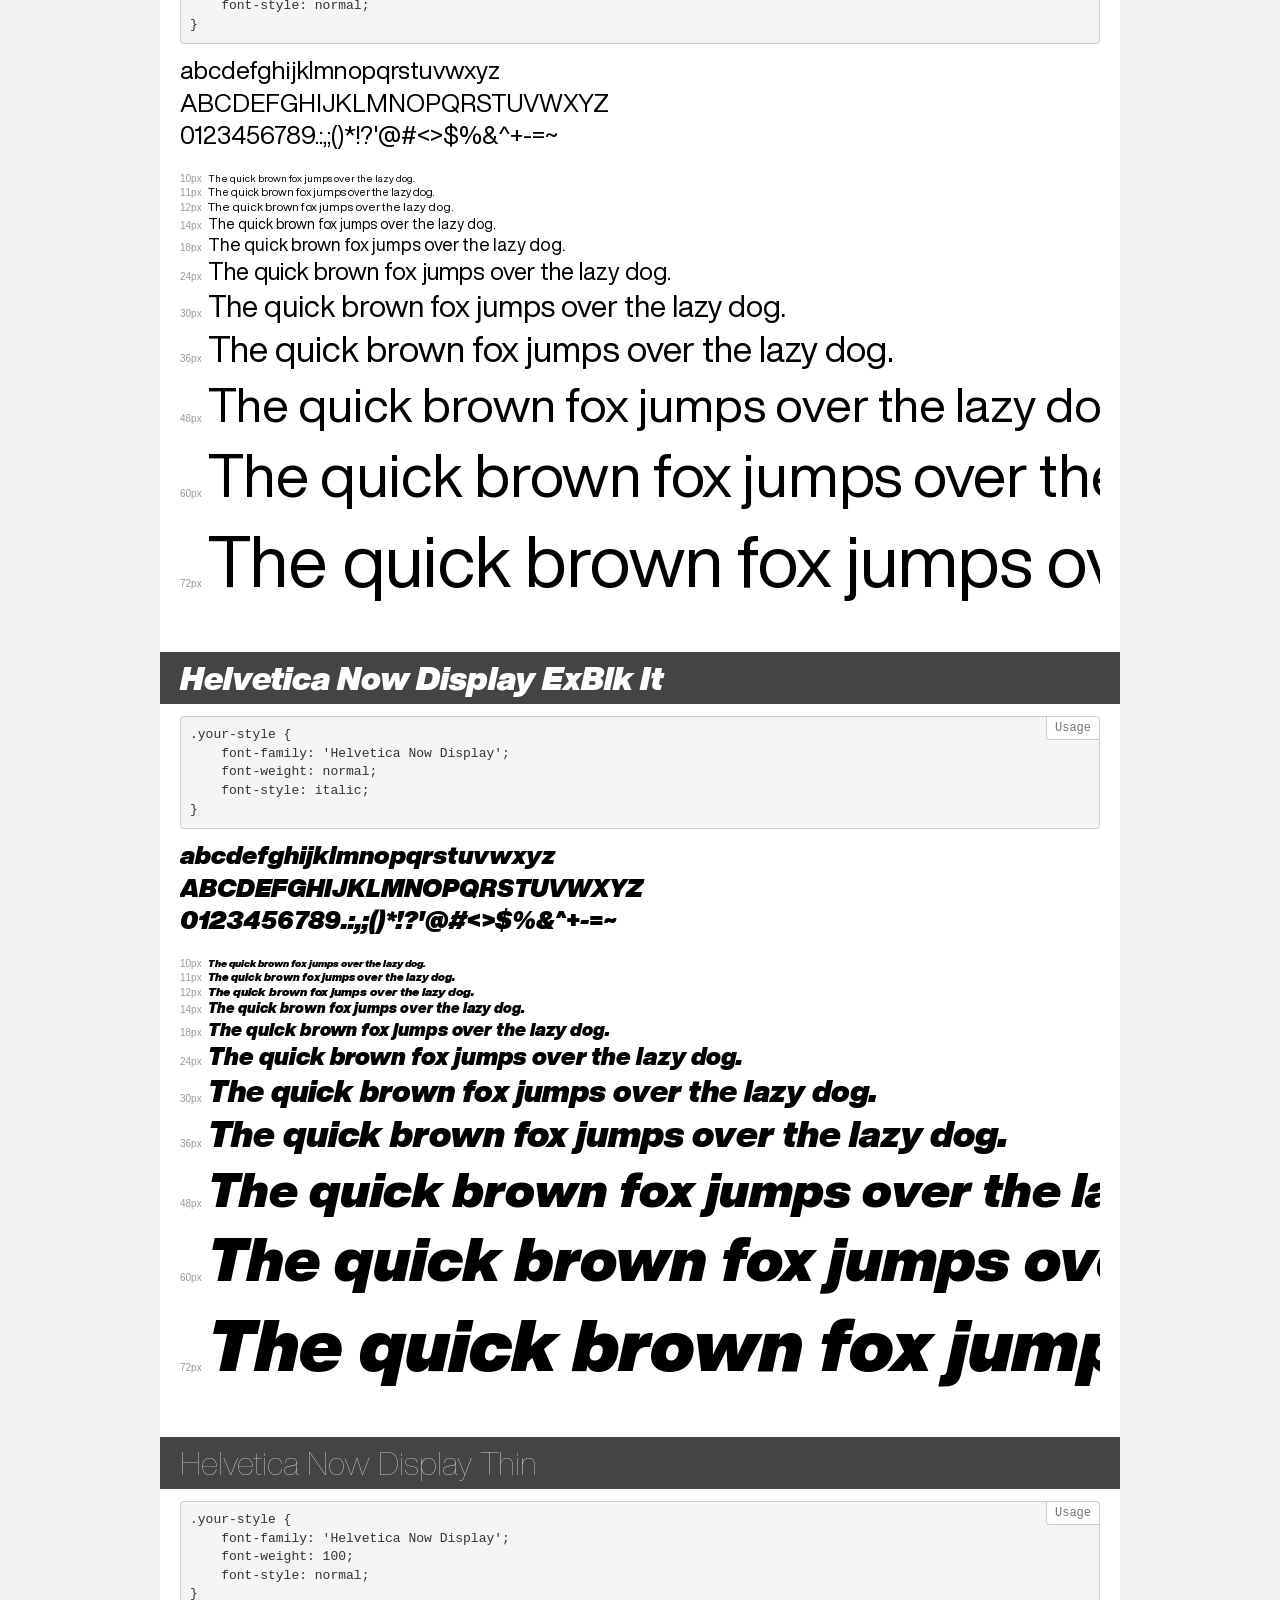
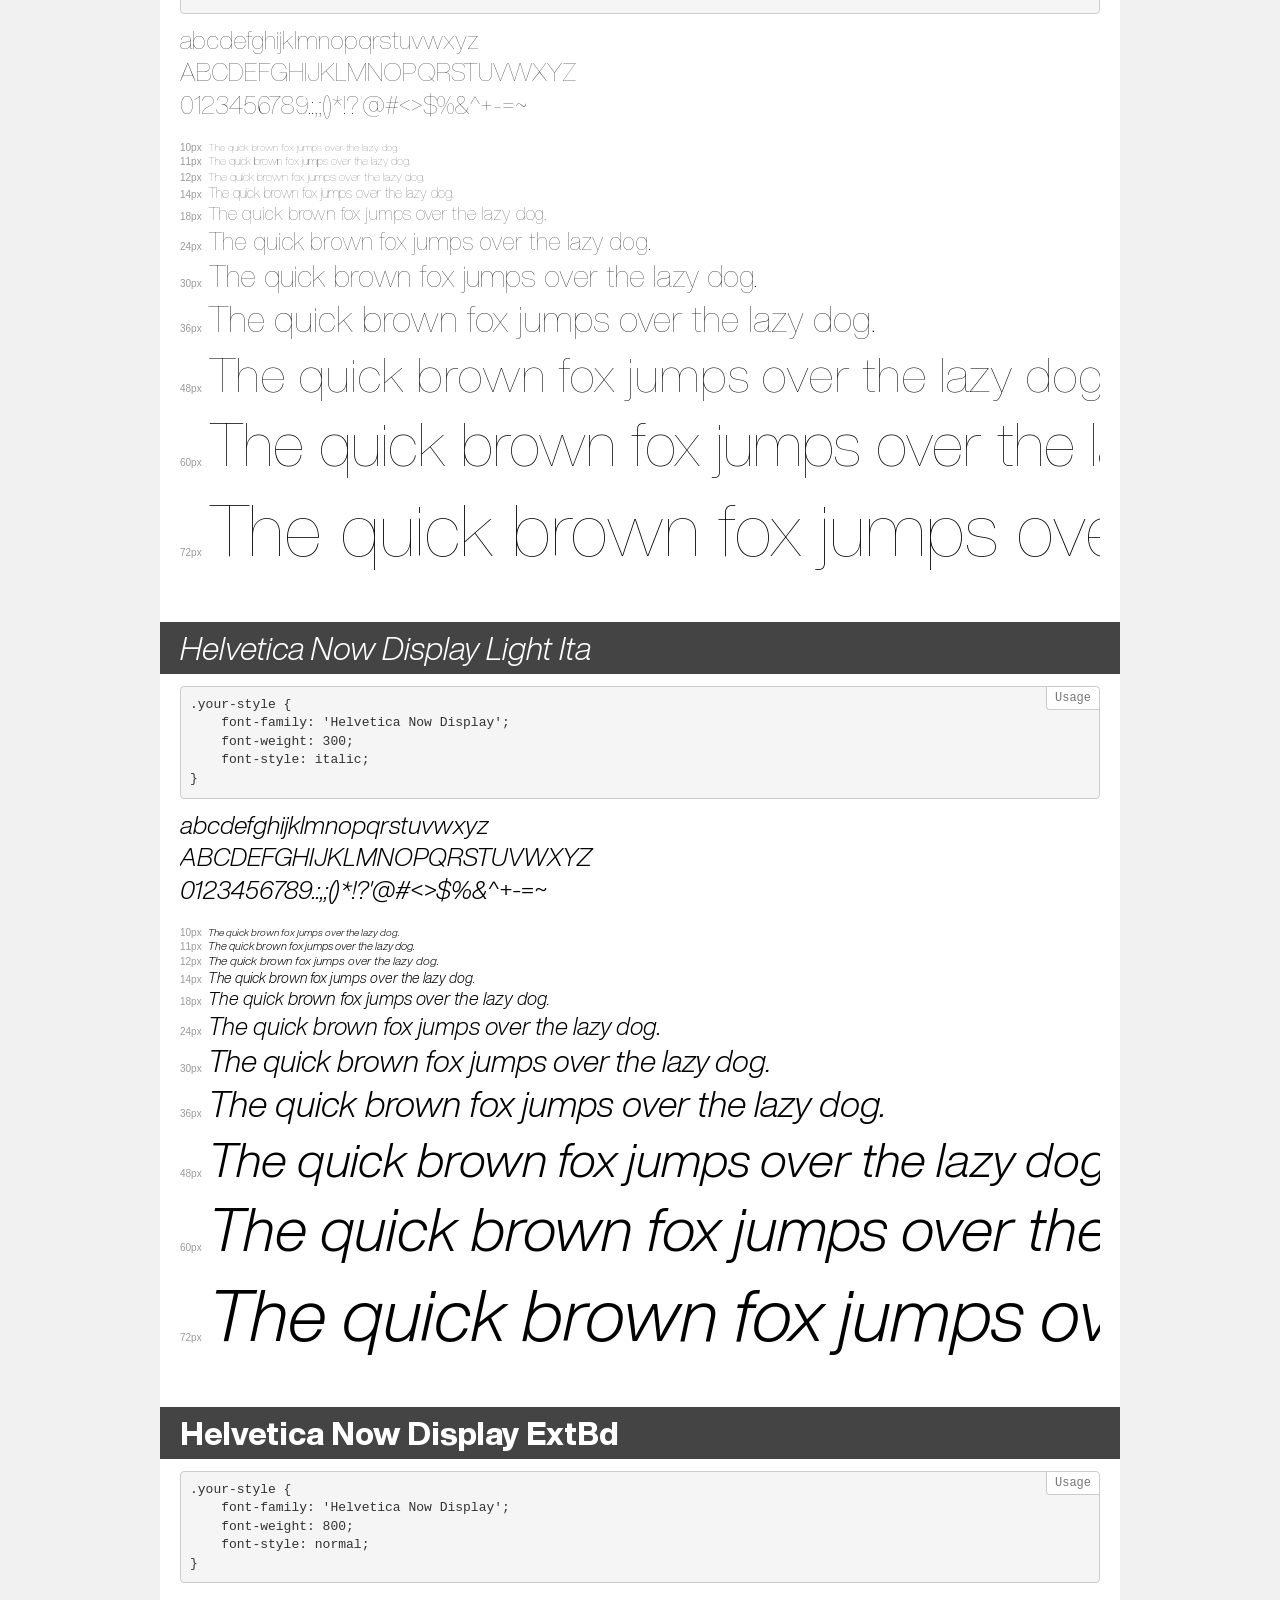
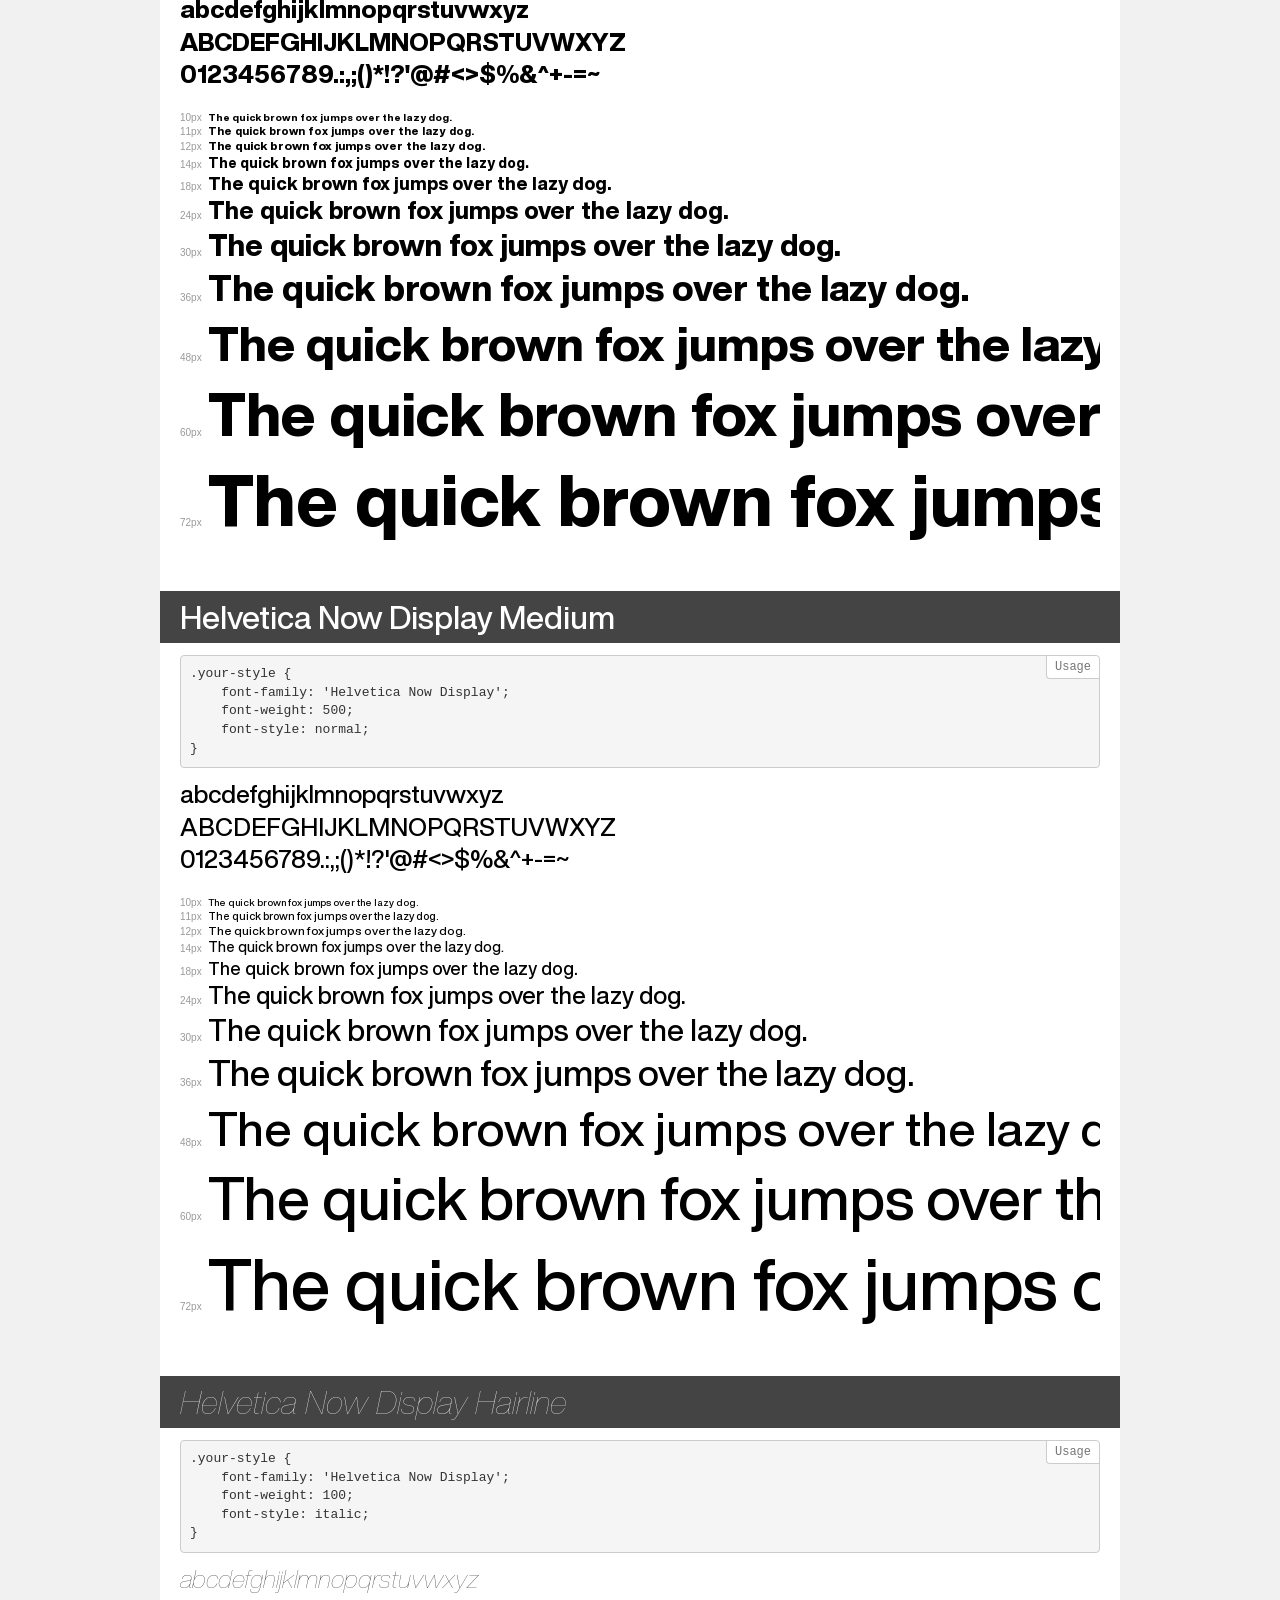
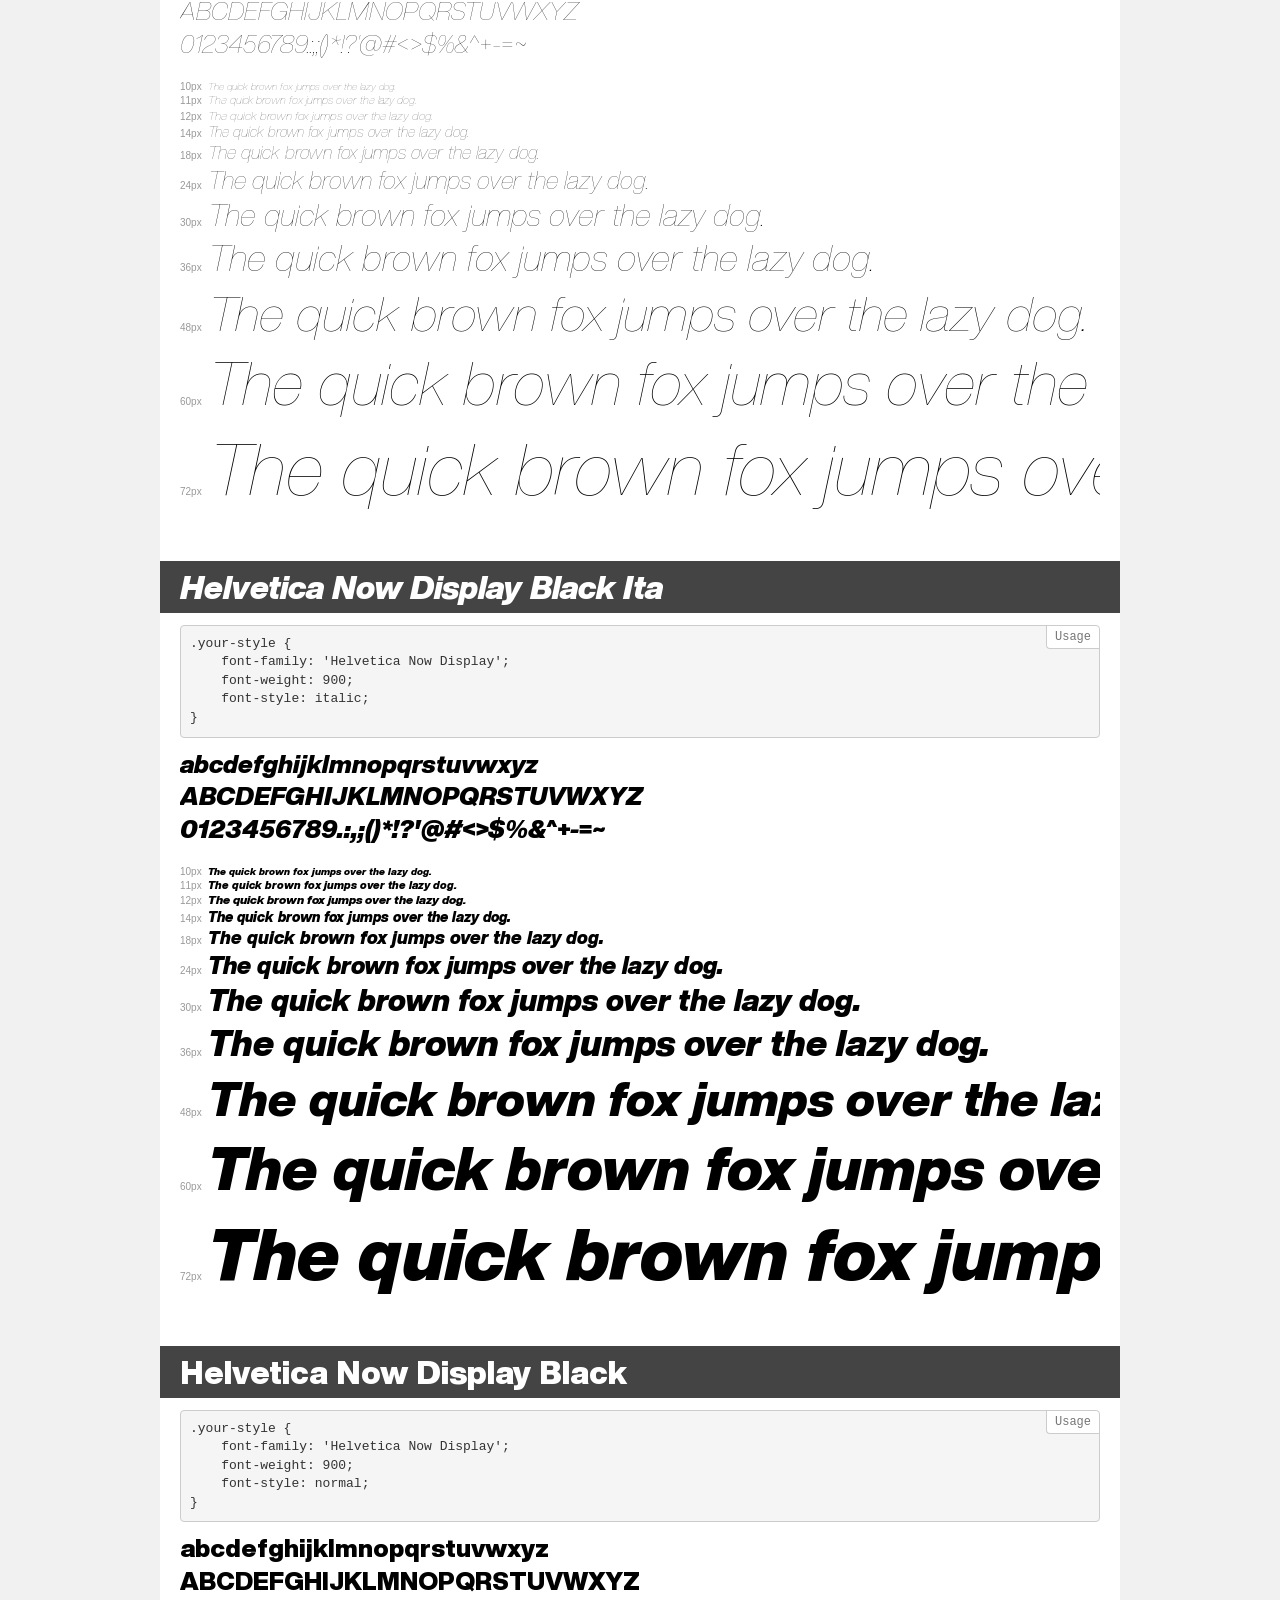
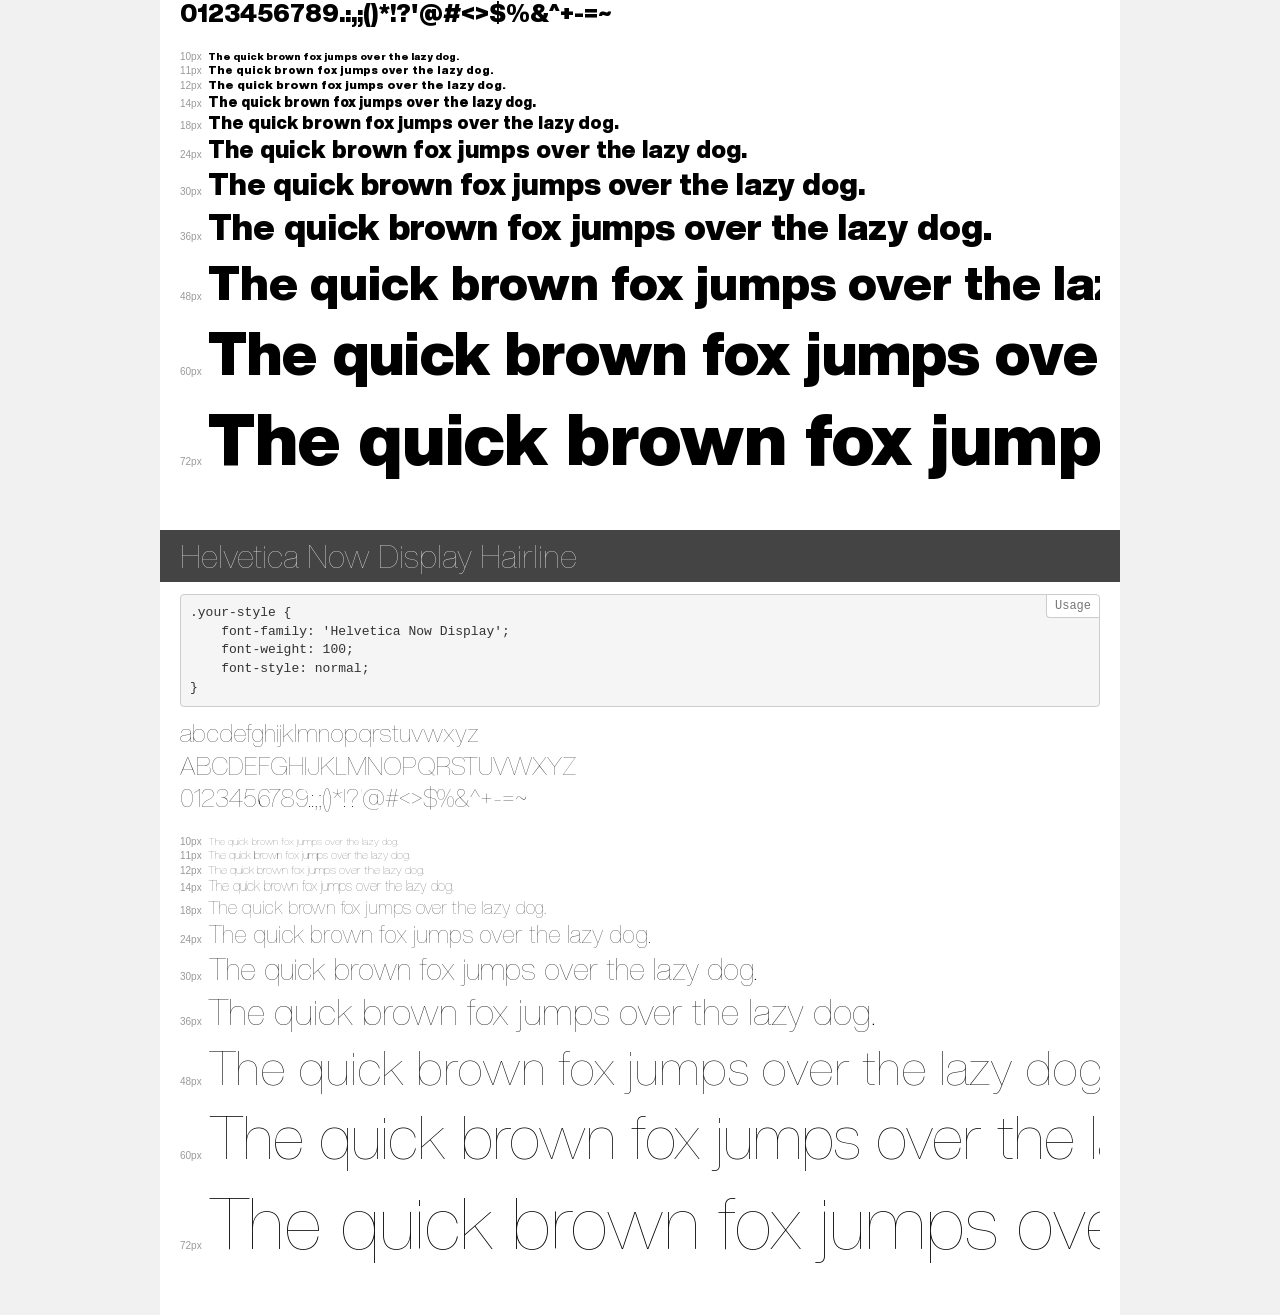
<file: fonts/helvetica-now/demo.html>
<!DOCTYPE html>
<html>
<head>
    <meta charset="utf-8">
    <meta http-equiv="X-UA-Compatible" content="IE=edge">
    <meta name="viewport" content="width=device-width, initial-scale=1">
    <meta name="robots" content="noindex, noarchive">
    <meta name="format-detection" content="telephone=no">
    <title>Transfonter demo</title>
    <link href="stylesheet.css" rel="stylesheet">
    <style>
        /*
        http://meyerweb.com/eric/tools/css/reset/
        v2.0 | 20110126
        License: none (public domain)
        */
        html, body, div, span, applet, object, iframe,
        h1, h2, h3, h4, h5, h6, p, blockquote, pre,
        a, abbr, acronym, address, big, cite, code,
        del, dfn, em, img, ins, kbd, q, s, samp,
        small, strike, strong, sub, sup, tt, var,
        b, u, i, center,
        dl, dt, dd, ol, ul, li,
        fieldset, form, label, legend,
        table, caption, tbody, tfoot, thead, tr, th, td,
        article, aside, canvas, details, embed,
        figure, figcaption, footer, header, hgroup,
        menu, nav, output, ruby, section, summary,
        time, mark, audio, video {
            margin: 0;
            padding: 0;
            border: 0;
            font-size: 100%;
            font: inherit;
            vertical-align: baseline;
        }
        /* HTML5 display-role reset for older browsers */
        article, aside, details, figcaption, figure,
        footer, header, hgroup, menu, nav, section {
            display: block;
        }
        body {
            line-height: 1;
        }
        ol, ul {
            list-style: none;
        }
        blockquote, q {
            quotes: none;
        }
        blockquote:before, blockquote:after,
        q:before, q:after {
            content: '';
            content: none;
        }
        table {
            border-collapse: collapse;
            border-spacing: 0;
        }
        /* common styles */
        body {
            background: #f1f1f1;
            color: #000;
        }
        .page {
            background: #fff;
            width: 920px;
            margin: 0 auto;
            padding: 20px 20px 0 20px;
            overflow: hidden;
        }
        .font-container {
            overflow-x: auto;
            overflow-y: hidden;
            margin-bottom: 40px;
            line-height: 1.3;
            white-space: nowrap;
            padding-bottom: 5px;
        }
        h1 {
            position: relative;
            background: #444;
            font-size: 32px;
            color: #fff;
            padding: 10px 20px;
            margin: 0 -20px 12px -20px;
        }
        .letters {
            font-size: 25px;
            margin-bottom: 20px;
        }
        .s10:before {
            content: '10px';
        }
        .s11:before {
            content: '11px';
        }
        .s12:before {
            content: '12px';
        }
        .s14:before {
            content: '14px';
        }
        .s18:before {
            content: '18px';
        }
        .s24:before {
            content: '24px';
        }
        .s30:before {
            content: '30px';
        }
        .s36:before {
            content: '36px';
        }
        .s48:before {
            content: '48px';
        }
        .s60:before {
            content: '60px';
        }
        .s72:before {
            content: '72px';
        }
        .s10:before, .s11:before, .s12:before, .s14:before,
        .s18:before, .s24:before, .s30:before, .s36:before,
        .s48:before, .s60:before, .s72:before {
            font-family: Arial, sans-serif;
            font-size: 10px;
            font-weight: normal;
            font-style: normal;
            color: #999;
            padding-right: 6px;
        }
        pre {
            display: block;
            position: relative;
            padding: 9px;
            margin: 0 0 10px;
            font-family: Monaco, Menlo, Consolas, "Courier New", monospace !important;
            font-size: 13px;
            line-height: 1.428571429;
            color: #333;
            font-weight: normal !important;
            font-style: normal !important;
            background-color: #f5f5f5;
            border: 1px solid #ccc;
            overflow-x: auto;
            border-radius: 4px;
        }
        pre:after {
            display: block;
            position: absolute;
            right: 0;
            top: 0;
            content: 'Usage';
            line-height: 1;
            padding: 5px 8px;
            font-size: 12px;
            color: #767676;
            background-color: #fff;
            border: 1px solid #ccc;
            border-right: none;
            border-top: none;
            border-radius: 0 4px 0 4px;
            z-index: 10;
        }
        /* responsive */
        @media (max-width: 959px) {
            .page {
                width: auto;
                margin: 0;
            }
        }
    </style>
</head>
<body>
<div class="page">
    <div class="demo" style="font-family: 'Helvetica Now Display'; font-weight: 100; font-style: italic;">
        <h1>Helvetica Now Display Thin Ita</h1>
        <pre>.your-style {
    font-family: 'Helvetica Now Display';
    font-weight: 100;
    font-style: italic;
}</pre>
        <div class="font-container">
            <p class="letters">
                abcdefghijklmnopqrstuvwxyz<br>
ABCDEFGHIJKLMNOPQRSTUVWXYZ<br>
                0123456789.:,;()*!?'@#<>$%&^+-=~
            </p>
            <p class="s10" style="font-size: 10px;">The quick brown fox jumps over the lazy dog.</p>
            <p class="s11" style="font-size: 11px;">The quick brown fox jumps over the lazy dog.</p>
            <p class="s12" style="font-size: 12px;">The quick brown fox jumps over the lazy dog.</p>
            <p class="s14" style="font-size: 14px;">The quick brown fox jumps over the lazy dog.</p>
            <p class="s18" style="font-size: 18px;">The quick brown fox jumps over the lazy dog.</p>
            <p class="s24" style="font-size: 24px;">The quick brown fox jumps over the lazy dog.</p>
            <p class="s30" style="font-size: 30px;">The quick brown fox jumps over the lazy dog.</p>
            <p class="s36" style="font-size: 36px;">The quick brown fox jumps over the lazy dog.</p>
            <p class="s48" style="font-size: 48px;">The quick brown fox jumps over the lazy dog.</p>
            <p class="s60" style="font-size: 60px;">The quick brown fox jumps over the lazy dog.</p>
            <p class="s72" style="font-size: 72px;">The quick brown fox jumps over the lazy dog.</p>
        </div>
    </div>
    <div class="demo" style="font-family: 'Helvetica Now Display'; font-weight: 300; font-style: normal;">
        <h1>Helvetica Now Display Light</h1>
        <pre>.your-style {
    font-family: 'Helvetica Now Display';
    font-weight: 300;
    font-style: normal;
}</pre>
        <div class="font-container">
            <p class="letters">
                abcdefghijklmnopqrstuvwxyz<br>
ABCDEFGHIJKLMNOPQRSTUVWXYZ<br>
                0123456789.:,;()*!?'@#<>$%&^+-=~
            </p>
            <p class="s10" style="font-size: 10px;">The quick brown fox jumps over the lazy dog.</p>
            <p class="s11" style="font-size: 11px;">The quick brown fox jumps over the lazy dog.</p>
            <p class="s12" style="font-size: 12px;">The quick brown fox jumps over the lazy dog.</p>
            <p class="s14" style="font-size: 14px;">The quick brown fox jumps over the lazy dog.</p>
            <p class="s18" style="font-size: 18px;">The quick brown fox jumps over the lazy dog.</p>
            <p class="s24" style="font-size: 24px;">The quick brown fox jumps over the lazy dog.</p>
            <p class="s30" style="font-size: 30px;">The quick brown fox jumps over the lazy dog.</p>
            <p class="s36" style="font-size: 36px;">The quick brown fox jumps over the lazy dog.</p>
            <p class="s48" style="font-size: 48px;">The quick brown fox jumps over the lazy dog.</p>
            <p class="s60" style="font-size: 60px;">The quick brown fox jumps over the lazy dog.</p>
            <p class="s72" style="font-size: 72px;">The quick brown fox jumps over the lazy dog.</p>
        </div>
    </div>
    <div class="demo" style="font-family: 'Helvetica Now Display'; font-weight: bold; font-style: italic;">
        <h1>Helvetica Now Display Bold Ita</h1>
        <pre>.your-style {
    font-family: 'Helvetica Now Display';
    font-weight: bold;
    font-style: italic;
}</pre>
        <div class="font-container">
            <p class="letters">
                abcdefghijklmnopqrstuvwxyz<br>
ABCDEFGHIJKLMNOPQRSTUVWXYZ<br>
                0123456789.:,;()*!?'@#<>$%&^+-=~
            </p>
            <p class="s10" style="font-size: 10px;">The quick brown fox jumps over the lazy dog.</p>
            <p class="s11" style="font-size: 11px;">The quick brown fox jumps over the lazy dog.</p>
            <p class="s12" style="font-size: 12px;">The quick brown fox jumps over the lazy dog.</p>
            <p class="s14" style="font-size: 14px;">The quick brown fox jumps over the lazy dog.</p>
            <p class="s18" style="font-size: 18px;">The quick brown fox jumps over the lazy dog.</p>
            <p class="s24" style="font-size: 24px;">The quick brown fox jumps over the lazy dog.</p>
            <p class="s30" style="font-size: 30px;">The quick brown fox jumps over the lazy dog.</p>
            <p class="s36" style="font-size: 36px;">The quick brown fox jumps over the lazy dog.</p>
            <p class="s48" style="font-size: 48px;">The quick brown fox jumps over the lazy dog.</p>
            <p class="s60" style="font-size: 60px;">The quick brown fox jumps over the lazy dog.</p>
            <p class="s72" style="font-size: 72px;">The quick brown fox jumps over the lazy dog.</p>
        </div>
    </div>
    <div class="demo" style="font-family: 'Helvetica Now Display'; font-weight: normal; font-style: italic;">
        <h1>Helvetica Now Display Reg Ita</h1>
        <pre>.your-style {
    font-family: 'Helvetica Now Display';
    font-weight: normal;
    font-style: italic;
}</pre>
        <div class="font-container">
            <p class="letters">
                abcdefghijklmnopqrstuvwxyz<br>
ABCDEFGHIJKLMNOPQRSTUVWXYZ<br>
                0123456789.:,;()*!?'@#<>$%&^+-=~
            </p>
            <p class="s10" style="font-size: 10px;">The quick brown fox jumps over the lazy dog.</p>
            <p class="s11" style="font-size: 11px;">The quick brown fox jumps over the lazy dog.</p>
            <p class="s12" style="font-size: 12px;">The quick brown fox jumps over the lazy dog.</p>
            <p class="s14" style="font-size: 14px;">The quick brown fox jumps over the lazy dog.</p>
            <p class="s18" style="font-size: 18px;">The quick brown fox jumps over the lazy dog.</p>
            <p class="s24" style="font-size: 24px;">The quick brown fox jumps over the lazy dog.</p>
            <p class="s30" style="font-size: 30px;">The quick brown fox jumps over the lazy dog.</p>
            <p class="s36" style="font-size: 36px;">The quick brown fox jumps over the lazy dog.</p>
            <p class="s48" style="font-size: 48px;">The quick brown fox jumps over the lazy dog.</p>
            <p class="s60" style="font-size: 60px;">The quick brown fox jumps over the lazy dog.</p>
            <p class="s72" style="font-size: 72px;">The quick brown fox jumps over the lazy dog.</p>
        </div>
    </div>
    <div class="demo" style="font-family: 'Helvetica Now Display'; font-weight: 300; font-style: italic;">
        <h1>Helvetica Now Display ExtLt Ita</h1>
        <pre>.your-style {
    font-family: 'Helvetica Now Display';
    font-weight: 300;
    font-style: italic;
}</pre>
        <div class="font-container">
            <p class="letters">
                abcdefghijklmnopqrstuvwxyz<br>
ABCDEFGHIJKLMNOPQRSTUVWXYZ<br>
                0123456789.:,;()*!?'@#<>$%&^+-=~
            </p>
            <p class="s10" style="font-size: 10px;">The quick brown fox jumps over the lazy dog.</p>
            <p class="s11" style="font-size: 11px;">The quick brown fox jumps over the lazy dog.</p>
            <p class="s12" style="font-size: 12px;">The quick brown fox jumps over the lazy dog.</p>
            <p class="s14" style="font-size: 14px;">The quick brown fox jumps over the lazy dog.</p>
            <p class="s18" style="font-size: 18px;">The quick brown fox jumps over the lazy dog.</p>
            <p class="s24" style="font-size: 24px;">The quick brown fox jumps over the lazy dog.</p>
            <p class="s30" style="font-size: 30px;">The quick brown fox jumps over the lazy dog.</p>
            <p class="s36" style="font-size: 36px;">The quick brown fox jumps over the lazy dog.</p>
            <p class="s48" style="font-size: 48px;">The quick brown fox jumps over the lazy dog.</p>
            <p class="s60" style="font-size: 60px;">The quick brown fox jumps over the lazy dog.</p>
            <p class="s72" style="font-size: 72px;">The quick brown fox jumps over the lazy dog.</p>
        </div>
    </div>
    <div class="demo" style="font-family: 'Helvetica Now Display'; font-weight: 500; font-style: italic;">
        <h1>Helvetica Now Display Med Ita</h1>
        <pre>.your-style {
    font-family: 'Helvetica Now Display';
    font-weight: 500;
    font-style: italic;
}</pre>
        <div class="font-container">
            <p class="letters">
                abcdefghijklmnopqrstuvwxyz<br>
ABCDEFGHIJKLMNOPQRSTUVWXYZ<br>
                0123456789.:,;()*!?'@#<>$%&^+-=~
            </p>
            <p class="s10" style="font-size: 10px;">The quick brown fox jumps over the lazy dog.</p>
            <p class="s11" style="font-size: 11px;">The quick brown fox jumps over the lazy dog.</p>
            <p class="s12" style="font-size: 12px;">The quick brown fox jumps over the lazy dog.</p>
            <p class="s14" style="font-size: 14px;">The quick brown fox jumps over the lazy dog.</p>
            <p class="s18" style="font-size: 18px;">The quick brown fox jumps over the lazy dog.</p>
            <p class="s24" style="font-size: 24px;">The quick brown fox jumps over the lazy dog.</p>
            <p class="s30" style="font-size: 30px;">The quick brown fox jumps over the lazy dog.</p>
            <p class="s36" style="font-size: 36px;">The quick brown fox jumps over the lazy dog.</p>
            <p class="s48" style="font-size: 48px;">The quick brown fox jumps over the lazy dog.</p>
            <p class="s60" style="font-size: 60px;">The quick brown fox jumps over the lazy dog.</p>
            <p class="s72" style="font-size: 72px;">The quick brown fox jumps over the lazy dog.</p>
        </div>
    </div>
    <div class="demo" style="font-family: 'Helvetica Now Display'; font-weight: 300; font-style: normal;">
        <h1>Helvetica Now Display ExtLt</h1>
        <pre>.your-style {
    font-family: 'Helvetica Now Display';
    font-weight: 300;
    font-style: normal;
}</pre>
        <div class="font-container">
            <p class="letters">
                abcdefghijklmnopqrstuvwxyz<br>
ABCDEFGHIJKLMNOPQRSTUVWXYZ<br>
                0123456789.:,;()*!?'@#<>$%&^+-=~
            </p>
            <p class="s10" style="font-size: 10px;">The quick brown fox jumps over the lazy dog.</p>
            <p class="s11" style="font-size: 11px;">The quick brown fox jumps over the lazy dog.</p>
            <p class="s12" style="font-size: 12px;">The quick brown fox jumps over the lazy dog.</p>
            <p class="s14" style="font-size: 14px;">The quick brown fox jumps over the lazy dog.</p>
            <p class="s18" style="font-size: 18px;">The quick brown fox jumps over the lazy dog.</p>
            <p class="s24" style="font-size: 24px;">The quick brown fox jumps over the lazy dog.</p>
            <p class="s30" style="font-size: 30px;">The quick brown fox jumps over the lazy dog.</p>
            <p class="s36" style="font-size: 36px;">The quick brown fox jumps over the lazy dog.</p>
            <p class="s48" style="font-size: 48px;">The quick brown fox jumps over the lazy dog.</p>
            <p class="s60" style="font-size: 60px;">The quick brown fox jumps over the lazy dog.</p>
            <p class="s72" style="font-size: 72px;">The quick brown fox jumps over the lazy dog.</p>
        </div>
    </div>
    <div class="demo" style="font-family: 'Helvetica Now Display'; font-weight: normal; font-style: normal;">
        <h1>Helvetica Now Display ExtBlk</h1>
        <pre>.your-style {
    font-family: 'Helvetica Now Display';
    font-weight: normal;
    font-style: normal;
}</pre>
        <div class="font-container">
            <p class="letters">
                abcdefghijklmnopqrstuvwxyz<br>
ABCDEFGHIJKLMNOPQRSTUVWXYZ<br>
                0123456789.:,;()*!?'@#<>$%&^+-=~
            </p>
            <p class="s10" style="font-size: 10px;">The quick brown fox jumps over the lazy dog.</p>
            <p class="s11" style="font-size: 11px;">The quick brown fox jumps over the lazy dog.</p>
            <p class="s12" style="font-size: 12px;">The quick brown fox jumps over the lazy dog.</p>
            <p class="s14" style="font-size: 14px;">The quick brown fox jumps over the lazy dog.</p>
            <p class="s18" style="font-size: 18px;">The quick brown fox jumps over the lazy dog.</p>
            <p class="s24" style="font-size: 24px;">The quick brown fox jumps over the lazy dog.</p>
            <p class="s30" style="font-size: 30px;">The quick brown fox jumps over the lazy dog.</p>
            <p class="s36" style="font-size: 36px;">The quick brown fox jumps over the lazy dog.</p>
            <p class="s48" style="font-size: 48px;">The quick brown fox jumps over the lazy dog.</p>
            <p class="s60" style="font-size: 60px;">The quick brown fox jumps over the lazy dog.</p>
            <p class="s72" style="font-size: 72px;">The quick brown fox jumps over the lazy dog.</p>
        </div>
    </div>
    <div class="demo" style="font-family: 'Helvetica Now Display'; font-weight: bold; font-style: normal;">
        <h1>Helvetica Now Display Bold</h1>
        <pre>.your-style {
    font-family: 'Helvetica Now Display';
    font-weight: bold;
    font-style: normal;
}</pre>
        <div class="font-container">
            <p class="letters">
                abcdefghijklmnopqrstuvwxyz<br>
ABCDEFGHIJKLMNOPQRSTUVWXYZ<br>
                0123456789.:,;()*!?'@#<>$%&^+-=~
            </p>
            <p class="s10" style="font-size: 10px;">The quick brown fox jumps over the lazy dog.</p>
            <p class="s11" style="font-size: 11px;">The quick brown fox jumps over the lazy dog.</p>
            <p class="s12" style="font-size: 12px;">The quick brown fox jumps over the lazy dog.</p>
            <p class="s14" style="font-size: 14px;">The quick brown fox jumps over the lazy dog.</p>
            <p class="s18" style="font-size: 18px;">The quick brown fox jumps over the lazy dog.</p>
            <p class="s24" style="font-size: 24px;">The quick brown fox jumps over the lazy dog.</p>
            <p class="s30" style="font-size: 30px;">The quick brown fox jumps over the lazy dog.</p>
            <p class="s36" style="font-size: 36px;">The quick brown fox jumps over the lazy dog.</p>
            <p class="s48" style="font-size: 48px;">The quick brown fox jumps over the lazy dog.</p>
            <p class="s60" style="font-size: 60px;">The quick brown fox jumps over the lazy dog.</p>
            <p class="s72" style="font-size: 72px;">The quick brown fox jumps over the lazy dog.</p>
        </div>
    </div>
    <div class="demo" style="font-family: 'Helvetica Now Display'; font-weight: 800; font-style: italic;">
        <h1>Helvetica Now Display ExtBd Ita</h1>
        <pre>.your-style {
    font-family: 'Helvetica Now Display';
    font-weight: 800;
    font-style: italic;
}</pre>
        <div class="font-container">
            <p class="letters">
                abcdefghijklmnopqrstuvwxyz<br>
ABCDEFGHIJKLMNOPQRSTUVWXYZ<br>
                0123456789.:,;()*!?'@#<>$%&^+-=~
            </p>
            <p class="s10" style="font-size: 10px;">The quick brown fox jumps over the lazy dog.</p>
            <p class="s11" style="font-size: 11px;">The quick brown fox jumps over the lazy dog.</p>
            <p class="s12" style="font-size: 12px;">The quick brown fox jumps over the lazy dog.</p>
            <p class="s14" style="font-size: 14px;">The quick brown fox jumps over the lazy dog.</p>
            <p class="s18" style="font-size: 18px;">The quick brown fox jumps over the lazy dog.</p>
            <p class="s24" style="font-size: 24px;">The quick brown fox jumps over the lazy dog.</p>
            <p class="s30" style="font-size: 30px;">The quick brown fox jumps over the lazy dog.</p>
            <p class="s36" style="font-size: 36px;">The quick brown fox jumps over the lazy dog.</p>
            <p class="s48" style="font-size: 48px;">The quick brown fox jumps over the lazy dog.</p>
            <p class="s60" style="font-size: 60px;">The quick brown fox jumps over the lazy dog.</p>
            <p class="s72" style="font-size: 72px;">The quick brown fox jumps over the lazy dog.</p>
        </div>
    </div>
    <div class="demo" style="font-family: 'Helvetica Now Display'; font-weight: normal; font-style: normal;">
        <h1>Helvetica Now Display Regular</h1>
        <pre>.your-style {
    font-family: 'Helvetica Now Display';
    font-weight: normal;
    font-style: normal;
}</pre>
        <div class="font-container">
            <p class="letters">
                abcdefghijklmnopqrstuvwxyz<br>
ABCDEFGHIJKLMNOPQRSTUVWXYZ<br>
                0123456789.:,;()*!?'@#<>$%&^+-=~
            </p>
            <p class="s10" style="font-size: 10px;">The quick brown fox jumps over the lazy dog.</p>
            <p class="s11" style="font-size: 11px;">The quick brown fox jumps over the lazy dog.</p>
            <p class="s12" style="font-size: 12px;">The quick brown fox jumps over the lazy dog.</p>
            <p class="s14" style="font-size: 14px;">The quick brown fox jumps over the lazy dog.</p>
            <p class="s18" style="font-size: 18px;">The quick brown fox jumps over the lazy dog.</p>
            <p class="s24" style="font-size: 24px;">The quick brown fox jumps over the lazy dog.</p>
            <p class="s30" style="font-size: 30px;">The quick brown fox jumps over the lazy dog.</p>
            <p class="s36" style="font-size: 36px;">The quick brown fox jumps over the lazy dog.</p>
            <p class="s48" style="font-size: 48px;">The quick brown fox jumps over the lazy dog.</p>
            <p class="s60" style="font-size: 60px;">The quick brown fox jumps over the lazy dog.</p>
            <p class="s72" style="font-size: 72px;">The quick brown fox jumps over the lazy dog.</p>
        </div>
    </div>
    <div class="demo" style="font-family: 'Helvetica Now Display'; font-weight: normal; font-style: italic;">
        <h1>Helvetica Now Display ExBlk It</h1>
        <pre>.your-style {
    font-family: 'Helvetica Now Display';
    font-weight: normal;
    font-style: italic;
}</pre>
        <div class="font-container">
            <p class="letters">
                abcdefghijklmnopqrstuvwxyz<br>
ABCDEFGHIJKLMNOPQRSTUVWXYZ<br>
                0123456789.:,;()*!?'@#<>$%&^+-=~
            </p>
            <p class="s10" style="font-size: 10px;">The quick brown fox jumps over the lazy dog.</p>
            <p class="s11" style="font-size: 11px;">The quick brown fox jumps over the lazy dog.</p>
            <p class="s12" style="font-size: 12px;">The quick brown fox jumps over the lazy dog.</p>
            <p class="s14" style="font-size: 14px;">The quick brown fox jumps over the lazy dog.</p>
            <p class="s18" style="font-size: 18px;">The quick brown fox jumps over the lazy dog.</p>
            <p class="s24" style="font-size: 24px;">The quick brown fox jumps over the lazy dog.</p>
            <p class="s30" style="font-size: 30px;">The quick brown fox jumps over the lazy dog.</p>
            <p class="s36" style="font-size: 36px;">The quick brown fox jumps over the lazy dog.</p>
            <p class="s48" style="font-size: 48px;">The quick brown fox jumps over the lazy dog.</p>
            <p class="s60" style="font-size: 60px;">The quick brown fox jumps over the lazy dog.</p>
            <p class="s72" style="font-size: 72px;">The quick brown fox jumps over the lazy dog.</p>
        </div>
    </div>
    <div class="demo" style="font-family: 'Helvetica Now Display'; font-weight: 100; font-style: normal;">
        <h1>Helvetica Now Display Thin</h1>
        <pre>.your-style {
    font-family: 'Helvetica Now Display';
    font-weight: 100;
    font-style: normal;
}</pre>
        <div class="font-container">
            <p class="letters">
                abcdefghijklmnopqrstuvwxyz<br>
ABCDEFGHIJKLMNOPQRSTUVWXYZ<br>
                0123456789.:,;()*!?'@#<>$%&^+-=~
            </p>
            <p class="s10" style="font-size: 10px;">The quick brown fox jumps over the lazy dog.</p>
            <p class="s11" style="font-size: 11px;">The quick brown fox jumps over the lazy dog.</p>
            <p class="s12" style="font-size: 12px;">The quick brown fox jumps over the lazy dog.</p>
            <p class="s14" style="font-size: 14px;">The quick brown fox jumps over the lazy dog.</p>
            <p class="s18" style="font-size: 18px;">The quick brown fox jumps over the lazy dog.</p>
            <p class="s24" style="font-size: 24px;">The quick brown fox jumps over the lazy dog.</p>
            <p class="s30" style="font-size: 30px;">The quick brown fox jumps over the lazy dog.</p>
            <p class="s36" style="font-size: 36px;">The quick brown fox jumps over the lazy dog.</p>
            <p class="s48" style="font-size: 48px;">The quick brown fox jumps over the lazy dog.</p>
            <p class="s60" style="font-size: 60px;">The quick brown fox jumps over the lazy dog.</p>
            <p class="s72" style="font-size: 72px;">The quick brown fox jumps over the lazy dog.</p>
        </div>
    </div>
    <div class="demo" style="font-family: 'Helvetica Now Display'; font-weight: 300; font-style: italic;">
        <h1>Helvetica Now Display Light Ita</h1>
        <pre>.your-style {
    font-family: 'Helvetica Now Display';
    font-weight: 300;
    font-style: italic;
}</pre>
        <div class="font-container">
            <p class="letters">
                abcdefghijklmnopqrstuvwxyz<br>
ABCDEFGHIJKLMNOPQRSTUVWXYZ<br>
                0123456789.:,;()*!?'@#<>$%&^+-=~
            </p>
            <p class="s10" style="font-size: 10px;">The quick brown fox jumps over the lazy dog.</p>
            <p class="s11" style="font-size: 11px;">The quick brown fox jumps over the lazy dog.</p>
            <p class="s12" style="font-size: 12px;">The quick brown fox jumps over the lazy dog.</p>
            <p class="s14" style="font-size: 14px;">The quick brown fox jumps over the lazy dog.</p>
            <p class="s18" style="font-size: 18px;">The quick brown fox jumps over the lazy dog.</p>
            <p class="s24" style="font-size: 24px;">The quick brown fox jumps over the lazy dog.</p>
            <p class="s30" style="font-size: 30px;">The quick brown fox jumps over the lazy dog.</p>
            <p class="s36" style="font-size: 36px;">The quick brown fox jumps over the lazy dog.</p>
            <p class="s48" style="font-size: 48px;">The quick brown fox jumps over the lazy dog.</p>
            <p class="s60" style="font-size: 60px;">The quick brown fox jumps over the lazy dog.</p>
            <p class="s72" style="font-size: 72px;">The quick brown fox jumps over the lazy dog.</p>
        </div>
    </div>
    <div class="demo" style="font-family: 'Helvetica Now Display'; font-weight: 800; font-style: normal;">
        <h1>Helvetica Now Display ExtBd</h1>
        <pre>.your-style {
    font-family: 'Helvetica Now Display';
    font-weight: 800;
    font-style: normal;
}</pre>
        <div class="font-container">
            <p class="letters">
                abcdefghijklmnopqrstuvwxyz<br>
ABCDEFGHIJKLMNOPQRSTUVWXYZ<br>
                0123456789.:,;()*!?'@#<>$%&^+-=~
            </p>
            <p class="s10" style="font-size: 10px;">The quick brown fox jumps over the lazy dog.</p>
            <p class="s11" style="font-size: 11px;">The quick brown fox jumps over the lazy dog.</p>
            <p class="s12" style="font-size: 12px;">The quick brown fox jumps over the lazy dog.</p>
            <p class="s14" style="font-size: 14px;">The quick brown fox jumps over the lazy dog.</p>
            <p class="s18" style="font-size: 18px;">The quick brown fox jumps over the lazy dog.</p>
            <p class="s24" style="font-size: 24px;">The quick brown fox jumps over the lazy dog.</p>
            <p class="s30" style="font-size: 30px;">The quick brown fox jumps over the lazy dog.</p>
            <p class="s36" style="font-size: 36px;">The quick brown fox jumps over the lazy dog.</p>
            <p class="s48" style="font-size: 48px;">The quick brown fox jumps over the lazy dog.</p>
            <p class="s60" style="font-size: 60px;">The quick brown fox jumps over the lazy dog.</p>
            <p class="s72" style="font-size: 72px;">The quick brown fox jumps over the lazy dog.</p>
        </div>
    </div>
    <div class="demo" style="font-family: 'Helvetica Now Display'; font-weight: 500; font-style: normal;">
        <h1>Helvetica Now Display Medium</h1>
        <pre>.your-style {
    font-family: 'Helvetica Now Display';
    font-weight: 500;
    font-style: normal;
}</pre>
        <div class="font-container">
            <p class="letters">
                abcdefghijklmnopqrstuvwxyz<br>
ABCDEFGHIJKLMNOPQRSTUVWXYZ<br>
                0123456789.:,;()*!?'@#<>$%&^+-=~
            </p>
            <p class="s10" style="font-size: 10px;">The quick brown fox jumps over the lazy dog.</p>
            <p class="s11" style="font-size: 11px;">The quick brown fox jumps over the lazy dog.</p>
            <p class="s12" style="font-size: 12px;">The quick brown fox jumps over the lazy dog.</p>
            <p class="s14" style="font-size: 14px;">The quick brown fox jumps over the lazy dog.</p>
            <p class="s18" style="font-size: 18px;">The quick brown fox jumps over the lazy dog.</p>
            <p class="s24" style="font-size: 24px;">The quick brown fox jumps over the lazy dog.</p>
            <p class="s30" style="font-size: 30px;">The quick brown fox jumps over the lazy dog.</p>
            <p class="s36" style="font-size: 36px;">The quick brown fox jumps over the lazy dog.</p>
            <p class="s48" style="font-size: 48px;">The quick brown fox jumps over the lazy dog.</p>
            <p class="s60" style="font-size: 60px;">The quick brown fox jumps over the lazy dog.</p>
            <p class="s72" style="font-size: 72px;">The quick brown fox jumps over the lazy dog.</p>
        </div>
    </div>
    <div class="demo" style="font-family: 'Helvetica Now Display'; font-weight: 100; font-style: italic;">
        <h1>Helvetica Now Display Hairline</h1>
        <pre>.your-style {
    font-family: 'Helvetica Now Display';
    font-weight: 100;
    font-style: italic;
}</pre>
        <div class="font-container">
            <p class="letters">
                abcdefghijklmnopqrstuvwxyz<br>
ABCDEFGHIJKLMNOPQRSTUVWXYZ<br>
                0123456789.:,;()*!?'@#<>$%&^+-=~
            </p>
            <p class="s10" style="font-size: 10px;">The quick brown fox jumps over the lazy dog.</p>
            <p class="s11" style="font-size: 11px;">The quick brown fox jumps over the lazy dog.</p>
            <p class="s12" style="font-size: 12px;">The quick brown fox jumps over the lazy dog.</p>
            <p class="s14" style="font-size: 14px;">The quick brown fox jumps over the lazy dog.</p>
            <p class="s18" style="font-size: 18px;">The quick brown fox jumps over the lazy dog.</p>
            <p class="s24" style="font-size: 24px;">The quick brown fox jumps over the lazy dog.</p>
            <p class="s30" style="font-size: 30px;">The quick brown fox jumps over the lazy dog.</p>
            <p class="s36" style="font-size: 36px;">The quick brown fox jumps over the lazy dog.</p>
            <p class="s48" style="font-size: 48px;">The quick brown fox jumps over the lazy dog.</p>
            <p class="s60" style="font-size: 60px;">The quick brown fox jumps over the lazy dog.</p>
            <p class="s72" style="font-size: 72px;">The quick brown fox jumps over the lazy dog.</p>
        </div>
    </div>
    <div class="demo" style="font-family: 'Helvetica Now Display'; font-weight: 900; font-style: italic;">
        <h1>Helvetica Now Display Black Ita</h1>
        <pre>.your-style {
    font-family: 'Helvetica Now Display';
    font-weight: 900;
    font-style: italic;
}</pre>
        <div class="font-container">
            <p class="letters">
                abcdefghijklmnopqrstuvwxyz<br>
ABCDEFGHIJKLMNOPQRSTUVWXYZ<br>
                0123456789.:,;()*!?'@#<>$%&^+-=~
            </p>
            <p class="s10" style="font-size: 10px;">The quick brown fox jumps over the lazy dog.</p>
            <p class="s11" style="font-size: 11px;">The quick brown fox jumps over the lazy dog.</p>
            <p class="s12" style="font-size: 12px;">The quick brown fox jumps over the lazy dog.</p>
            <p class="s14" style="font-size: 14px;">The quick brown fox jumps over the lazy dog.</p>
            <p class="s18" style="font-size: 18px;">The quick brown fox jumps over the lazy dog.</p>
            <p class="s24" style="font-size: 24px;">The quick brown fox jumps over the lazy dog.</p>
            <p class="s30" style="font-size: 30px;">The quick brown fox jumps over the lazy dog.</p>
            <p class="s36" style="font-size: 36px;">The quick brown fox jumps over the lazy dog.</p>
            <p class="s48" style="font-size: 48px;">The quick brown fox jumps over the lazy dog.</p>
            <p class="s60" style="font-size: 60px;">The quick brown fox jumps over the lazy dog.</p>
            <p class="s72" style="font-size: 72px;">The quick brown fox jumps over the lazy dog.</p>
        </div>
    </div>
    <div class="demo" style="font-family: 'Helvetica Now Display'; font-weight: 900; font-style: normal;">
        <h1>Helvetica Now Display Black</h1>
        <pre>.your-style {
    font-family: 'Helvetica Now Display';
    font-weight: 900;
    font-style: normal;
}</pre>
        <div class="font-container">
            <p class="letters">
                abcdefghijklmnopqrstuvwxyz<br>
ABCDEFGHIJKLMNOPQRSTUVWXYZ<br>
                0123456789.:,;()*!?'@#<>$%&^+-=~
            </p>
            <p class="s10" style="font-size: 10px;">The quick brown fox jumps over the lazy dog.</p>
            <p class="s11" style="font-size: 11px;">The quick brown fox jumps over the lazy dog.</p>
            <p class="s12" style="font-size: 12px;">The quick brown fox jumps over the lazy dog.</p>
            <p class="s14" style="font-size: 14px;">The quick brown fox jumps over the lazy dog.</p>
            <p class="s18" style="font-size: 18px;">The quick brown fox jumps over the lazy dog.</p>
            <p class="s24" style="font-size: 24px;">The quick brown fox jumps over the lazy dog.</p>
            <p class="s30" style="font-size: 30px;">The quick brown fox jumps over the lazy dog.</p>
            <p class="s36" style="font-size: 36px;">The quick brown fox jumps over the lazy dog.</p>
            <p class="s48" style="font-size: 48px;">The quick brown fox jumps over the lazy dog.</p>
            <p class="s60" style="font-size: 60px;">The quick brown fox jumps over the lazy dog.</p>
            <p class="s72" style="font-size: 72px;">The quick brown fox jumps over the lazy dog.</p>
        </div>
    </div>
    <div class="demo" style="font-family: 'Helvetica Now Display'; font-weight: 100; font-style: normal;">
        <h1>Helvetica Now Display Hairline</h1>
        <pre>.your-style {
    font-family: 'Helvetica Now Display';
    font-weight: 100;
    font-style: normal;
}</pre>
        <div class="font-container">
            <p class="letters">
                abcdefghijklmnopqrstuvwxyz<br>
ABCDEFGHIJKLMNOPQRSTUVWXYZ<br>
                0123456789.:,;()*!?'@#<>$%&^+-=~
            </p>
            <p class="s10" style="font-size: 10px;">The quick brown fox jumps over the lazy dog.</p>
            <p class="s11" style="font-size: 11px;">The quick brown fox jumps over the lazy dog.</p>
            <p class="s12" style="font-size: 12px;">The quick brown fox jumps over the lazy dog.</p>
            <p class="s14" style="font-size: 14px;">The quick brown fox jumps over the lazy dog.</p>
            <p class="s18" style="font-size: 18px;">The quick brown fox jumps over the lazy dog.</p>
            <p class="s24" style="font-size: 24px;">The quick brown fox jumps over the lazy dog.</p>
            <p class="s30" style="font-size: 30px;">The quick brown fox jumps over the lazy dog.</p>
            <p class="s36" style="font-size: 36px;">The quick brown fox jumps over the lazy dog.</p>
            <p class="s48" style="font-size: 48px;">The quick brown fox jumps over the lazy dog.</p>
            <p class="s60" style="font-size: 60px;">The quick brown fox jumps over the lazy dog.</p>
            <p class="s72" style="font-size: 72px;">The quick brown fox jumps over the lazy dog.</p>
        </div>
    </div>
</div>
</body>
</html>
</file>
<file: style.css>
/* ======================================================================
   Fonts
   ====================================================================== */
@font-face {
  font-family: 'Helvetica Now Display';
  src: url('fonts/helvetica-now/HelveticaNowDisplay-Regular.woff2') format('woff2'),
       url('fonts/helvetica-now/HelveticaNowDisplay-Regular.woff') format('woff');
  font-weight: 400;
  font-style: normal;
  font-display: swap;
}
@font-face {
  font-family: 'Helvetica Now Display';
  src: url('fonts/helvetica-now/HelveticaNowDisplay-Medium.woff2') format('woff2'),
       url('fonts/helvetica-now/HelveticaNowDisplay-Medium.woff') format('woff');
  font-weight: 500;
  font-style: normal;
  font-display: swap;
}

:root {
  --color-foreground: #000;
  --color-foreground-faded: #777;
  --color-background: #fff;
  --color-card: #f3f3f3;
  --color-dark: #000;
  --color-dark-text: #efefef;
  --color-dark-muted: #999;
  --color-dark-line: #242424;
  --frame-bg: #fff;
  --gap: 8px;
  --radius: 4px;
  --font-sans: "Helvetica Now Display", "Helvetica Neue", Helvetica, Arial, sans-serif;
}

* { box-sizing: border-box; margin: 0; padding: 0; }

html,
body {
  width: 100%;
  min-height: 100%;
  overflow: auto;
  background: var(--frame-bg);
  color: var(--color-foreground);
  font-family: var(--font-sans);
  font-size: 12px;
  line-height: 14px;
  letter-spacing: 0;
  font-weight: 400;
  text-rendering: geometricPrecision;
  -webkit-font-smoothing: antialiased;
  -moz-osx-font-smoothing: grayscale;
}

body {
  opacity: 0;
  animation: pageIn 0.8s cubic-bezier(0.4, 0, 0.2, 1) forwards;
}

@keyframes pageIn {
  from { opacity: 0; }
  to { opacity: 1; }
}

a { color: inherit; text-decoration: none; }
button { font: inherit; color: inherit; background: none; border: 0; cursor: pointer; }
img, video { max-width: 100%; }

:focus-visible {
  outline: 1px solid currentColor;
  outline-offset: 3px;
}

.sr-only {
  position: absolute;
  width: 1px;
  height: 1px;
  padding: 0;
  margin: -1px;
  overflow: hidden;
  clip: rect(0, 0, 0, 0);
  white-space: nowrap;
  border: 0;
}

.faded { color: var(--color-foreground-faded); }
.muted { color: var(--color-dark-muted); }

/* ======================================================================
   Split frame
   ====================================================================== */
.frame {
  background: var(--frame-bg);
}

.page {
  width: 100%;
}

.col {
  width: 100%;
}

@media (min-width: 700px) {
  html.js-ready.is-split,
  html.js-ready.is-split body {
    height: 100%;
    overflow: hidden;
  }

  html.js-ready.is-split .frame {
    position: fixed;
    inset: 0;
    overflow: hidden;
  }

  html.js-ready.is-split .page {
    position: absolute;
    inset: 0;
  }

  html.js-ready.is-split .col {
    position: absolute;
    top: 0;
    left: 0;
    width: 50vw;
    height: 100vh;
    will-change: transform;
  }

  html.js-ready.is-split .col-left {
    transform: translate3d(var(--gap), 0, 0) scale(calc((50vw - 12px) / 50vw));
    transform-origin: 0 50vh;
  }

  html.js-ready.is-split .col-right {
    transform: translate3d(calc(50vw + 4px), 0, 0) scale(calc((50vw - 12px) / 50vw));
    transform-origin: 0 50vh;
  }
}

.track {
  display: flex;
  flex-direction: column;
  gap: var(--gap);
  will-change: gap;
}

.page .track > :first-child { margin-top: var(--gap); }

/* ======================================================================
   Work column
   ====================================================================== */
.case {
  display: flex;
  flex-direction: column;
  background: transparent;
}

.case .gallery {
  aspect-ratio: 1904 / 1292;
  position: relative;
  overflow: hidden;
  border-radius: var(--radius);
  background: var(--color-card);
}

.gallery-track {
  width: 100%;
  height: 100%;
  display: flex;
  transition: transform 420ms cubic-bezier(.65, .05, .36, 1);
  will-change: transform;
}

.slide {
  position: relative;
  flex: 0 0 100%;
  height: 100%;
  overflow: hidden;
  background: #ddd;
}

.slide img,
.slide video,
.asset-video {
  position: absolute;
  inset: 0;
  width: 100%;
  height: 100%;
  object-fit: cover;
  display: block;
}

.case[data-tint="a"] .slide { background-image: linear-gradient(135deg, #b89a6b, #4a3a28); }
.case[data-tint="b"] .slide { background-image: linear-gradient(135deg, #8ab0cf, #2a3b55); }
.case[data-tint="c"] .slide { background-image: linear-gradient(135deg, #3a3a3a, #101010); }
.case[data-tint="d"] .slide { background-image: linear-gradient(135deg, #a5b89a, #3e4a38); }
.case[data-tint="e"] .slide { background-image: linear-gradient(135deg, #d9d4c4, #6a665b); }
.case[data-tint="f"] .slide { background-image: linear-gradient(135deg, #a0b0c0, #2a3640); }
.case[data-tint="g"] .slide { background-image: linear-gradient(135deg, #d9a890, #5a3a2a); }

.case-meta {
  background: var(--color-background);
  padding: 6px 0 0;
}

.grid-case,
.accordion-container {
  display: grid;
  grid-template-columns: repeat(12, 1fr);
  column-gap: 8px;
  padding: 0 12px;
}

.top-bar {
  align-items: start;
  padding-top: 2px;
}

.top-bar .arrows {
  grid-column: 1 / span 2;
  display: flex;
  align-items: center;
  gap: 8px;
  margin-left: -12px;
}

.arrow,
.read-more {
  width: 22px;
  height: 22px;
  display: inline-flex;
  align-items: center;
  justify-content: center;
  border-radius: var(--radius);
  background: #e9e9e9;
  color: #1a1a1a;
  -webkit-backdrop-filter: blur(23px);
  backdrop-filter: blur(23px);
  transition: background 180ms ease, opacity 180ms ease;
}

.arrow:hover,
.read-more:hover { background: #ddd; }
.arrow svg { width: 10px; height: 10px; }

.top-bar .title-and-client {
  grid-column: 3 / span 4;
  display: flex;
  flex-direction: column;
}
.title-and-client .title { white-space: nowrap; }
.top-bar .category { grid-column: 7 / span 3; }
.top-bar .pagination { grid-column: 10 / span 2; padding-left: 30px; white-space: nowrap; }
.top-bar .year { grid-column: 12 / span 1; text-align: right; white-space: nowrap; margin-right: -12px; }

.accordion-container {
  position: relative;
  padding-top: 0;
}

.accordion {
  grid-column: 3 / span 8;
  overflow: visible;
}

.accordion .content {
  height: 0;
  overflow: hidden;
}

.accordion .description {
  color: var(--color-foreground);
  column-count: 2;
  column-gap: 16px;
  column-fill: balance;
  padding-right: 8px;
  padding-bottom: 16px;
}

.accordion .description.two-col {
  column-count: unset;
  display: grid;
  grid-template-columns: 1fr 1fr;
  column-gap: 16px;
}

.read-more {
  position: relative;
  grid-column: 3;
  margin-left: -2px;
  overflow: visible;
  font-size: 0;
  color: transparent;
}

.read-more .line {
  position: absolute;
  width: 12px;
  height: 1px;
  background: #1a1a1a;
}

/* ======================================================================
   Studio column
   ====================================================================== */
.card {
  position: relative;
  overflow: hidden;
  border-radius: var(--radius);
  background: var(--color-background);
}

.card.dark,
.contact {
  background: var(--color-dark);
  color: var(--color-dark-text);
}

.intro {
  aspect-ratio: 1.42;
  display: grid;
  grid-template-rows: auto 1fr auto;
  padding: 12px;
  background: #000;
  color: var(--color-dark-text);
}

.intro-head {
  display: flex;
  justify-content: space-between;
  align-items: flex-start;
  gap: 12px;
  position: relative;
  z-index: 2;
}

.intro-nav {
  display: flex;
  gap: 12px;
  color: var(--color-dark-muted);
}

.intro-label {
  color: var(--color-dark-text);
}

.intro-contact-link {
  color: var(--color-dark-muted);
  text-align: right;
}

.intro-nav a,
.intro-contact-link,
.contact-links a,
.row-label a {
  transition: opacity 180ms ease;
}

.intro-nav a:hover,
.intro-contact-link:hover,
.contact-links a:hover,
.row-label a:hover { opacity: 0.55; }

.intro-note {
  position: absolute;
  top: 44px;
  right: 12px;
  width: 220px;
  min-height: 58px;
  display: flex;
  flex-direction: column;
  justify-content: space-between;
  padding: 10px;
  border-radius: var(--radius);
  background: rgba(239, 239, 239, 0.96);
  color: #000;
  z-index: 1;
}

.intro-body {
  align-self: end;
  display: flex;
  flex-direction: column;
  gap: 28px;
}

.intro-summary {
  max-width: 310px;
  color: var(--color-dark-muted);
}

.intro-title {
  max-width: none;
  color: var(--color-dark-text);
  font-size: 64px;
  line-height: 0.9;
  font-weight: 400;
  white-space: nowrap;
}

.intro-bottom {
  grid-row: 2 / 4;
  align-self: end;
}

.intro-bio {
  max-width: 100%;
  color: var(--color-dark-text);
  font-size: 40px;
  line-height: 1.08;
  letter-spacing: 0;
  font-weight: 400;
}

.intro-bio a {
  color: inherit;
}

.intro-bio .glow-link {
  color: #5e5e5e;
  text-decoration: none;
  background: linear-gradient(
    90deg,
    #5e5e5e 0%,
    #888 15%,
    #bbb 44%,
    #fff 50%,
    #bbb 56%,
    #888 85%,
    #5e5e5e 100%
  );
  background-size: 400% 100%;
  -webkit-background-clip: text;
  background-clip: text;
}

.intro-bio .glow-link:hover {
  color: transparent;
  animation: shimmer-light 3s cubic-bezier(0.4, 0, 0.2, 1) infinite;
}

@keyframes shimmer-light {
  0% { background-position: 100% 0; }
  100% { background-position: -100% 0; }
}

.card.media {
  aspect-ratio: 1904 / 1292;
  background: var(--color-card);
}

.portrait-card {
  aspect-ratio: 1904 / 1292;
}

.studio,
.contact {
  padding: 0 0 24px;
}

.row-label {
  display: grid;
  grid-template-columns: repeat(12, 1fr);
  column-gap: 8px;
  padding: 9px 12px;
  color: var(--color-dark-muted);
}

.row-label .left {
  grid-column: 1 / span 6;
  color: var(--color-dark-text);
}

.row-label .right {
  grid-column: 8 / span 5;
  text-align: right;
}

.label-badge,
.label-num {
  display: inline-flex;
  align-items: center;
  justify-content: center;
  height: 22px;
  min-width: 22px;
  padding: 0 5px;
  margin-right: 4px;
  border-radius: 2px;
  vertical-align: middle;
  font-size: 11px;
  line-height: 1;
}

.label-badge { background: #efefef; color: #000; }
.label-num { background: #777; color: #000; border-radius: 999px; }

.side-padding {
  padding: 9px 12px 20px;
}

.skills-card {
  padding-bottom: 10px;
}

.skills-section {
  padding-bottom: 8px;
}

.text-large {
  color: var(--color-dark-text);
  font-size: 36px;
  line-height: 110%;
  letter-spacing: 0;
  font-weight: 400;
}

.studio-copy {
  max-width: 34em;
}

.skills-grid {
  display: flex;
  flex-wrap: wrap;
  gap: 8px;
}

.skill-tag {
  display: inline-flex;
  align-items: center;
  min-height: 30px;
  padding: 8px 14px;
  border: 1px solid var(--color-dark-line);
  border-radius: 6px;
  background: #202020;
  color: var(--color-dark-text);
}

.contact-card {
  min-height: min(560px, calc(100vh - 160px));
  display: flex;
  flex-direction: column;
  padding-bottom: 12px;
}

.contact-content {
  flex: 1;
  display: flex;
  flex-direction: column;
  padding: 16px 12px 0;
}

.contact-title {
  max-width: 860px;
  color: var(--color-dark-text);
  font-size: 40px;
  line-height: 1.08;
  letter-spacing: 0;
}

.desktop-break {
  display: block;
}

.contact-grid {
  display: grid;
  grid-template-columns: repeat(3, minmax(0, 1fr));
  gap: 32px;
  margin-top: auto;
  padding-bottom: 32px;
}

.contact-col {
  color: var(--color-dark-muted);
  font-size: 16px;
  line-height: 20px;
}

.contact-col p + p {
  margin-top: 5px;
}

.contact-strong {
  color: var(--color-dark-text);
}

.contact-gap {
  margin-top: 22px;
}

.contact-col a,
.contact-social a,
.contact-link-disabled {
  color: inherit;
  text-decoration: underline;
  text-decoration-thickness: 1px;
  text-underline-offset: 3px;
  transition: color 180ms ease;
}

.contact-col a:hover,
.contact-social a:hover {
  color: var(--color-dark-text);
}

.contact-link-disabled {
  text-decoration-color: currentColor;
}

.contact-footer {
  display: flex;
  justify-content: space-between;
  gap: 32px;
  align-items: flex-end;
  margin: 0 12px;
  color: var(--color-dark-muted);
  font-size: 16px;
  line-height: 20px;
}

.contact-footer .meta {
  white-space: nowrap;
}

.contact-social {
  display: flex;
  gap: 20px;
}

.contact-time {
  flex: 0 0 auto;
}

.contact-footer .meta:last-child {
  text-align: right;
}

/* ======================================================================
   Cursor follow
   ====================================================================== */
.cursor-follow {
  position: fixed;
  z-index: 9999;
  pointer-events: none;
  padding: 6px 12px;
  border-radius: var(--radius);
  background: #e9e9e9;
  color: #1a1a1a;
  -webkit-backdrop-filter: blur(23px);
  backdrop-filter: blur(23px);
  white-space: nowrap;
  opacity: 0;
  transform: translate(-50%, -50%) scale(0.6);
  transition: opacity 0.25s ease, transform 0.25s ease;
}

.cursor-follow.visible {
  opacity: 1;
  transform: translate(-50%, -50%) scale(1);
}

body.cursor-hidden,
body.cursor-hidden * { cursor: none; }

/* ======================================================================
   Mobile toggle
   ====================================================================== */
.mobile-tabs {
  display: none;
  position: fixed;
  left: 50%;
  bottom: 16px;
  z-index: 9998;
  min-width: 136px;
  height: 41px;
  transform: translateX(-50%);
  padding: 0 16px;
  border-radius: 10px;
  background: rgba(19, 19, 19, 0.5);
  -webkit-backdrop-filter: blur(10px);
  backdrop-filter: blur(10px);
}

.mobile-tabs-inner {
  position: relative;
  display: flex;
  align-items: center;
  justify-content: space-between;
  gap: 18px;
  width: 100%;
  height: 100%;
}

.mobile-tabs-indicator { display: none; }

.mobile-tab {
  position: relative;
  z-index: 1;
  color: #fff;
  opacity: 0.5;
  font-size: 13.5px;
  line-height: 15.5px;
  white-space: nowrap;
  transition: opacity 180ms ease;
}

.mobile-tab.active { opacity: 1; }

/* ======================================================================
   Mobile (<700px)
   ====================================================================== */
@media (max-width: 699px) {
  html,
  body {
    height: auto;
    overflow: auto;
    font-size: 13.5px;
    line-height: 15.5px;
  }

  .frame,
  .page,
  .col {
    position: static;
    width: 100%;
    height: auto;
    transform: none !important;
    transform-origin: 0 0 !important;
  }

  .track {
    gap: var(--gap) !important;
    padding: 0 8px;
  }

  .page .track > :first-child { margin-top: 0; }
  .mobile-tabs { display: flex; }
  .cursor-follow { display: none !important; }
  .col-right:not(.visible),
  .col-left.hidden { display: none; }

  .case-meta { padding: 0; }

  .top-bar.grid-case {
    grid-template-columns: repeat(12, 1fr);
    padding: 8px 0 0;
  }

  .top-bar .arrows,
  .top-bar .pagination { display: none; }
  .top-bar .title-and-client { grid-column: 1 / span 5; }
  .top-bar .category { grid-column: 6 / span 4; }
  .top-bar .year { grid-column: 11 / span 2; margin-right: 0; }

  .accordion-container {
    display: block;
    padding: 0;
  }

  .accordion .description,
  .accordion .description.two-col {
    display: block;
    column-count: 1;
    padding-right: 0;
  }

  .read-more {
    display: flex;
    margin-top: 8px;
  }

  .intro {
    min-height: min(480px, calc(100svh - 220px));
    aspect-ratio: auto;
    padding: 12px 8px;
  }

  .intro-note,
  .intro-nav {
    display: none;
  }

  .intro-body { gap: 18px; }
  .intro-title {
    font-size: 54px;
    line-height: 0.92;
    max-width: none;
  }

  .intro-bio {
    font-size: 26px;
    line-height: 1.08;
  }

  .text-large {
    font-size: 22px;
    line-height: 110%;
  }

  .row-label {
    grid-template-columns: repeat(6, 1fr);
    padding: 9px 8px;
  }

  .row-label .left { grid-column: 1 / span 3; }
  .row-label .right { grid-column: 4 / span 3; }

  .side-padding { padding: 9px 8px 20px; }

  .skills-card {
    padding-bottom: 8px;
  }

  .skills-section {
    padding-bottom: 6px;
  }

  .skill-tag {
    min-height: 28px;
    padding: 7px 11px;
  }

  .contact-card {
    min-height: min(520px, calc(100svh - 140px));
    padding-bottom: 0;
  }

.contact-content {
    padding: 14px 8px 0;
  }

  .contact-title {
    font-size: 26px;
    line-height: 1.08;
  }

  .desktop-break {
    display: none;
  }

  .contact-grid {
    grid-template-columns: 1fr;
    gap: 18px;
    padding-bottom: 20px;
  }

  .contact-col {
    font-size: 16px;
    line-height: 20px;
  }

  .contact-gap {
    margin-top: 12px;
  }

  .label-badge,
  .label-num {
    height: 18px;
    min-width: 18px;
    font-size: 9px;
  }

  .contact-footer {
    gap: 12px;
    margin: 0 8px;
    padding-bottom: 64px;
    font-size: 16px;
    line-height: 20px;
  }

  .contact-social {
    grid-column: 1 / -1;
    gap: 16px;
  }
}

@media (max-width: 480px) {
  .intro-title {
    font-size: 36px;
  }

  .intro-bio {
    font-size: 22px;
  }
}

/* ======================================================================
   Tablet split (700px-1199px)
   ====================================================================== */
@media (min-width: 700px) and (max-width: 1199px) {
  html,
  body {
    font-size: 10px;
    line-height: 12px;
  }

  .grid-case,
  .accordion-container,
  .row-label,
  .side-padding {
    padding-left: 9px;
    padding-right: 9px;
  }

  .top-bar .arrows {
    gap: 4px;
    margin-left: -9px;
  }

  .arrow,
  .read-more {
    width: 14px;
    height: 14px;
  }

  .arrow svg {
    width: 8px;
    height: 8px;
  }

  .read-more .line {
    width: 8px;
  }

  .label-badge,
  .label-num {
    height: 14px;
    min-width: 14px;
    font-size: 8px;
    padding: 0 3px;
  }

  .intro {
    padding: 9px;
  }

  .intro-note {
    top: 35px;
    right: 9px;
    width: 172px;
    min-height: 50px;
    padding: 8px;
  }

  .intro-title {
    font-size: 52px;
  }

  .intro-bio {
    font-size: 28px;
  }

  .contact-card {
    min-height: min(500px, calc(100vh - 160px));
  }

  .contact-content {
    padding-top: 14px;
  }

  .contact-title {
    font-size: 28px;
  }

  .contact-col,
  .contact-footer {
    font-size: 16px;
    line-height: 20px;
  }

  .contact-grid {
    padding-bottom: 24px;
  }

  .text-large {
    font-size: 23px;
    line-height: 110%;
  }

  .top-bar .pagination {
    padding-left: 18px;
  }
}
</file>
<file: fonts/helvetica-now/stylesheet.css>
@font-face {
    font-family: 'Helvetica Now Display';
    src: url('HelveticaNowDisplay-ThinIta.eot');
    src: local('Helvetica Now Display Thin Ita'), local('HelveticaNowDisplay-ThinIta'),
        url('HelveticaNowDisplay-ThinIta.eot?#iefix') format('embedded-opentype'),
        url('HelveticaNowDisplay-ThinIta.woff2') format('woff2'),
        url('HelveticaNowDisplay-ThinIta.woff') format('woff'),
        url('HelveticaNowDisplay-ThinIta.ttf') format('truetype');
    font-weight: 100;
    font-style: italic;
}

@font-face {
    font-family: 'Helvetica Now Display';
    src: url('HelveticaNowDisplay-Light.eot');
    src: local('Helvetica Now Display Light'), local('HelveticaNowDisplay-Light'),
        url('HelveticaNowDisplay-Light.eot?#iefix') format('embedded-opentype'),
        url('HelveticaNowDisplay-Light.woff2') format('woff2'),
        url('HelveticaNowDisplay-Light.woff') format('woff'),
        url('HelveticaNowDisplay-Light.ttf') format('truetype');
    font-weight: 300;
    font-style: normal;
}

@font-face {
    font-family: 'Helvetica Now Display';
    src: url('HelveticaNowDisplay-BoldIta.eot');
    src: local('Helvetica Now Display Bold Ita'), local('HelveticaNowDisplay-BoldIta'),
        url('HelveticaNowDisplay-BoldIta.eot?#iefix') format('embedded-opentype'),
        url('HelveticaNowDisplay-BoldIta.woff2') format('woff2'),
        url('HelveticaNowDisplay-BoldIta.woff') format('woff'),
        url('HelveticaNowDisplay-BoldIta.ttf') format('truetype');
    font-weight: bold;
    font-style: italic;
}

@font-face {
    font-family: 'Helvetica Now Display';
    src: url('HelveticaNowDisplay-RegIta.eot');
    src: local('Helvetica Now Display Reg Ita'), local('HelveticaNowDisplay-RegIta'),
        url('HelveticaNowDisplay-RegIta.eot?#iefix') format('embedded-opentype'),
        url('HelveticaNowDisplay-RegIta.woff2') format('woff2'),
        url('HelveticaNowDisplay-RegIta.woff') format('woff'),
        url('HelveticaNowDisplay-RegIta.ttf') format('truetype');
    font-weight: normal;
    font-style: italic;
}

@font-face {
    font-family: 'Helvetica Now Display';
    src: url('HelveticaNowDisplay-ExtLtIta.eot');
    src: local('Helvetica Now Display ExtLt Ita'), local('HelveticaNowDisplay-ExtLtIta'),
        url('HelveticaNowDisplay-ExtLtIta.eot?#iefix') format('embedded-opentype'),
        url('HelveticaNowDisplay-ExtLtIta.woff2') format('woff2'),
        url('HelveticaNowDisplay-ExtLtIta.woff') format('woff'),
        url('HelveticaNowDisplay-ExtLtIta.ttf') format('truetype');
    font-weight: 300;
    font-style: italic;
}

@font-face {
    font-family: 'Helvetica Now Display';
    src: url('HelveticaNowDisplay-MedIta.eot');
    src: local('Helvetica Now Display Med Ita'), local('HelveticaNowDisplay-MedIta'),
        url('HelveticaNowDisplay-MedIta.eot?#iefix') format('embedded-opentype'),
        url('HelveticaNowDisplay-MedIta.woff2') format('woff2'),
        url('HelveticaNowDisplay-MedIta.woff') format('woff'),
        url('HelveticaNowDisplay-MedIta.ttf') format('truetype');
    font-weight: 500;
    font-style: italic;
}

@font-face {
    font-family: 'Helvetica Now Display';
    src: url('HelveticaNowDisplay-ExtLt.eot');
    src: local('Helvetica Now Display ExtLt'), local('HelveticaNowDisplay-ExtLt'),
        url('HelveticaNowDisplay-ExtLt.eot?#iefix') format('embedded-opentype'),
        url('HelveticaNowDisplay-ExtLt.woff2') format('woff2'),
        url('HelveticaNowDisplay-ExtLt.woff') format('woff'),
        url('HelveticaNowDisplay-ExtLt.ttf') format('truetype');
    font-weight: 300;
    font-style: normal;
}

@font-face {
    font-family: 'Helvetica Now Display';
    src: url('HelveticaNowDisplay-ExtBlk.eot');
    src: local('Helvetica Now Display ExtBlk'), local('HelveticaNowDisplay-ExtBlk'),
        url('HelveticaNowDisplay-ExtBlk.eot?#iefix') format('embedded-opentype'),
        url('HelveticaNowDisplay-ExtBlk.woff2') format('woff2'),
        url('HelveticaNowDisplay-ExtBlk.woff') format('woff'),
        url('HelveticaNowDisplay-ExtBlk.ttf') format('truetype');
    font-weight: normal;
    font-style: normal;
}

@font-face {
    font-family: 'Helvetica Now Display';
    src: url('HelveticaNowDisplay-Bold.eot');
    src: local('Helvetica Now Display Bold'), local('HelveticaNowDisplay-Bold'),
        url('HelveticaNowDisplay-Bold.eot?#iefix') format('embedded-opentype'),
        url('HelveticaNowDisplay-Bold.woff2') format('woff2'),
        url('HelveticaNowDisplay-Bold.woff') format('woff'),
        url('HelveticaNowDisplay-Bold.ttf') format('truetype');
    font-weight: bold;
    font-style: normal;
}

@font-face {
    font-family: 'Helvetica Now Display';
    src: url('HelveticaNowDisplay-ExtBdIta.eot');
    src: local('Helvetica Now Display ExtBd Ita'), local('HelveticaNowDisplay-ExtBdIta'),
        url('HelveticaNowDisplay-ExtBdIta.eot?#iefix') format('embedded-opentype'),
        url('HelveticaNowDisplay-ExtBdIta.woff2') format('woff2'),
        url('HelveticaNowDisplay-ExtBdIta.woff') format('woff'),
        url('HelveticaNowDisplay-ExtBdIta.ttf') format('truetype');
    font-weight: 800;
    font-style: italic;
}

@font-face {
    font-family: 'Helvetica Now Display';
    src: url('HelveticaNowDisplay-Regular.eot');
    src: local('Helvetica Now Display Regular'), local('HelveticaNowDisplay-Regular'),
        url('HelveticaNowDisplay-Regular.eot?#iefix') format('embedded-opentype'),
        url('HelveticaNowDisplay-Regular.woff2') format('woff2'),
        url('HelveticaNowDisplay-Regular.woff') format('woff'),
        url('HelveticaNowDisplay-Regular.ttf') format('truetype');
    font-weight: normal;
    font-style: normal;
}

@font-face {
    font-family: 'Helvetica Now Display';
    src: url('HelveticaNowDisplay-ExtBlkIta.eot');
    src: local('Helvetica Now Display ExBlk It'), local('HelveticaNowDisplay-ExtBlkIta'),
        url('HelveticaNowDisplay-ExtBlkIta.eot?#iefix') format('embedded-opentype'),
        url('HelveticaNowDisplay-ExtBlkIta.woff2') format('woff2'),
        url('HelveticaNowDisplay-ExtBlkIta.woff') format('woff'),
        url('HelveticaNowDisplay-ExtBlkIta.ttf') format('truetype');
    font-weight: normal;
    font-style: italic;
}

@font-face {
    font-family: 'Helvetica Now Display';
    src: url('HelveticaNowDisplay-Thin.eot');
    src: local('Helvetica Now Display Thin'), local('HelveticaNowDisplay-Thin'),
        url('HelveticaNowDisplay-Thin.eot?#iefix') format('embedded-opentype'),
        url('HelveticaNowDisplay-Thin.woff2') format('woff2'),
        url('HelveticaNowDisplay-Thin.woff') format('woff'),
        url('HelveticaNowDisplay-Thin.ttf') format('truetype');
    font-weight: 100;
    font-style: normal;
}

@font-face {
    font-family: 'Helvetica Now Display';
    src: url('HelveticaNowDisplay-LightIta.eot');
    src: local('Helvetica Now Display Light Ita'), local('HelveticaNowDisplay-LightIta'),
        url('HelveticaNowDisplay-LightIta.eot?#iefix') format('embedded-opentype'),
        url('HelveticaNowDisplay-LightIta.woff2') format('woff2'),
        url('HelveticaNowDisplay-LightIta.woff') format('woff'),
        url('HelveticaNowDisplay-LightIta.ttf') format('truetype');
    font-weight: 300;
    font-style: italic;
}

@font-face {
    font-family: 'Helvetica Now Display';
    src: url('HelveticaNowDisplay-ExtraBold.eot');
    src: local('Helvetica Now Display ExtBd'), local('HelveticaNowDisplay-ExtraBold'),
        url('HelveticaNowDisplay-ExtraBold.eot?#iefix') format('embedded-opentype'),
        url('HelveticaNowDisplay-ExtraBold.woff2') format('woff2'),
        url('HelveticaNowDisplay-ExtraBold.woff') format('woff'),
        url('HelveticaNowDisplay-ExtraBold.ttf') format('truetype');
    font-weight: 800;
    font-style: normal;
}

@font-face {
    font-family: 'Helvetica Now Display';
    src: url('HelveticaNowDisplay-Medium.eot');
    src: local('Helvetica Now Display Medium'), local('HelveticaNowDisplay-Medium'),
        url('HelveticaNowDisplay-Medium.eot?#iefix') format('embedded-opentype'),
        url('HelveticaNowDisplay-Medium.woff2') format('woff2'),
        url('HelveticaNowDisplay-Medium.woff') format('woff'),
        url('HelveticaNowDisplay-Medium.ttf') format('truetype');
    font-weight: 500;
    font-style: normal;
}

@font-face {
    font-family: 'Helvetica Now Display';
    src: url('HelveticaNowDisplay-HairlineI.eot');
    src: local('Helvetica Now Display Hairline'), local('HelveticaNowDisplay-HairlineI'),
        url('HelveticaNowDisplay-HairlineI.eot?#iefix') format('embedded-opentype'),
        url('HelveticaNowDisplay-HairlineI.woff2') format('woff2'),
        url('HelveticaNowDisplay-HairlineI.woff') format('woff'),
        url('HelveticaNowDisplay-HairlineI.ttf') format('truetype');
    font-weight: 100;
    font-style: italic;
}

@font-face {
    font-family: 'Helvetica Now Display';
    src: url('HelveticaNowDisplay-BlackIta.eot');
    src: local('Helvetica Now Display Black Ita'), local('HelveticaNowDisplay-BlackIta'),
        url('HelveticaNowDisplay-BlackIta.eot?#iefix') format('embedded-opentype'),
        url('HelveticaNowDisplay-BlackIta.woff2') format('woff2'),
        url('HelveticaNowDisplay-BlackIta.woff') format('woff'),
        url('HelveticaNowDisplay-BlackIta.ttf') format('truetype');
    font-weight: 900;
    font-style: italic;
}

@font-face {
    font-family: 'Helvetica Now Display';
    src: url('HelveticaNowDisplay-Black.eot');
    src: local('Helvetica Now Display Black'), local('HelveticaNowDisplay-Black'),
        url('HelveticaNowDisplay-Black.eot?#iefix') format('embedded-opentype'),
        url('HelveticaNowDisplay-Black.woff2') format('woff2'),
        url('HelveticaNowDisplay-Black.woff') format('woff'),
        url('HelveticaNowDisplay-Black.ttf') format('truetype');
    font-weight: 900;
    font-style: normal;
}

@font-face {
    font-family: 'Helvetica Now Display';
    src: url('HelveticaNowDisplay-Hairline.eot');
    src: local('Helvetica Now Display Hairline'), local('HelveticaNowDisplay-Hairline'),
        url('HelveticaNowDisplay-Hairline.eot?#iefix') format('embedded-opentype'),
        url('HelveticaNowDisplay-Hairline.woff2') format('woff2'),
        url('HelveticaNowDisplay-Hairline.woff') format('woff'),
        url('HelveticaNowDisplay-Hairline.ttf') format('truetype');
    font-weight: 100;
    font-style: normal;
}
</file>
